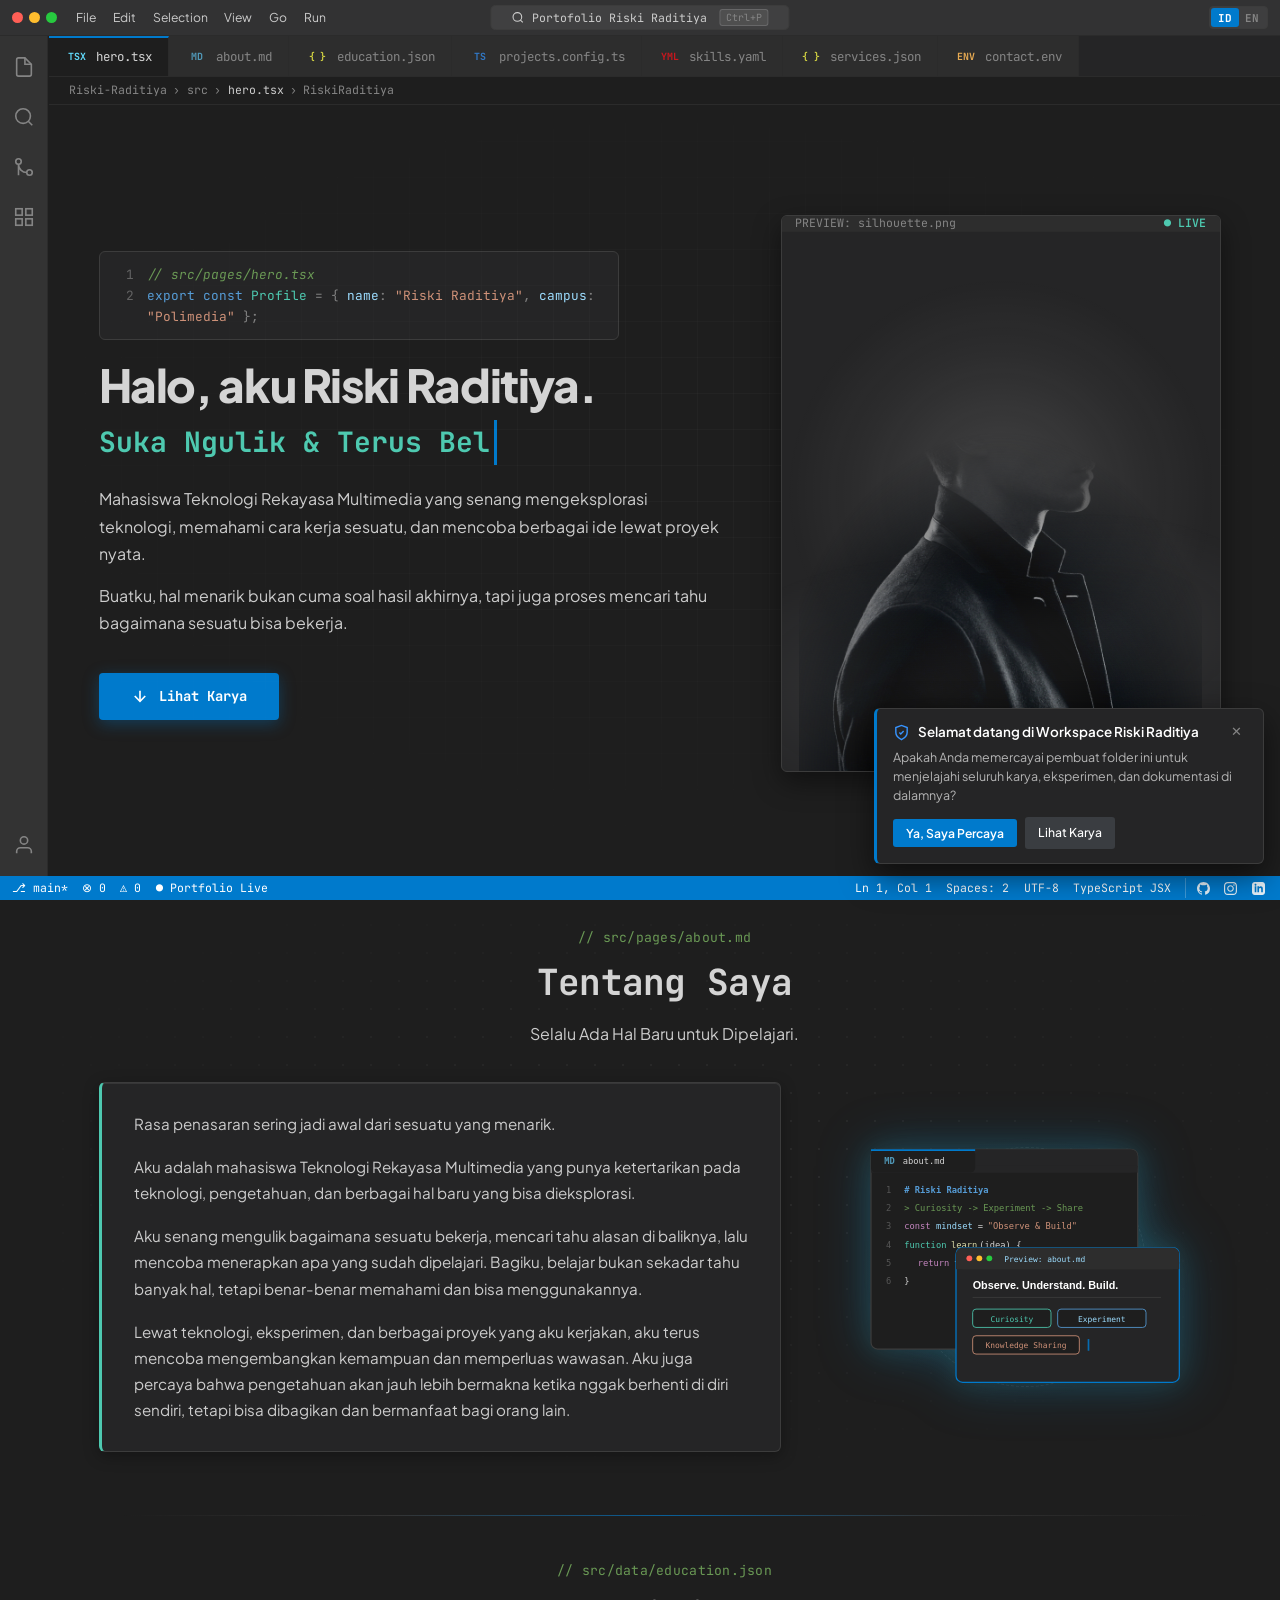
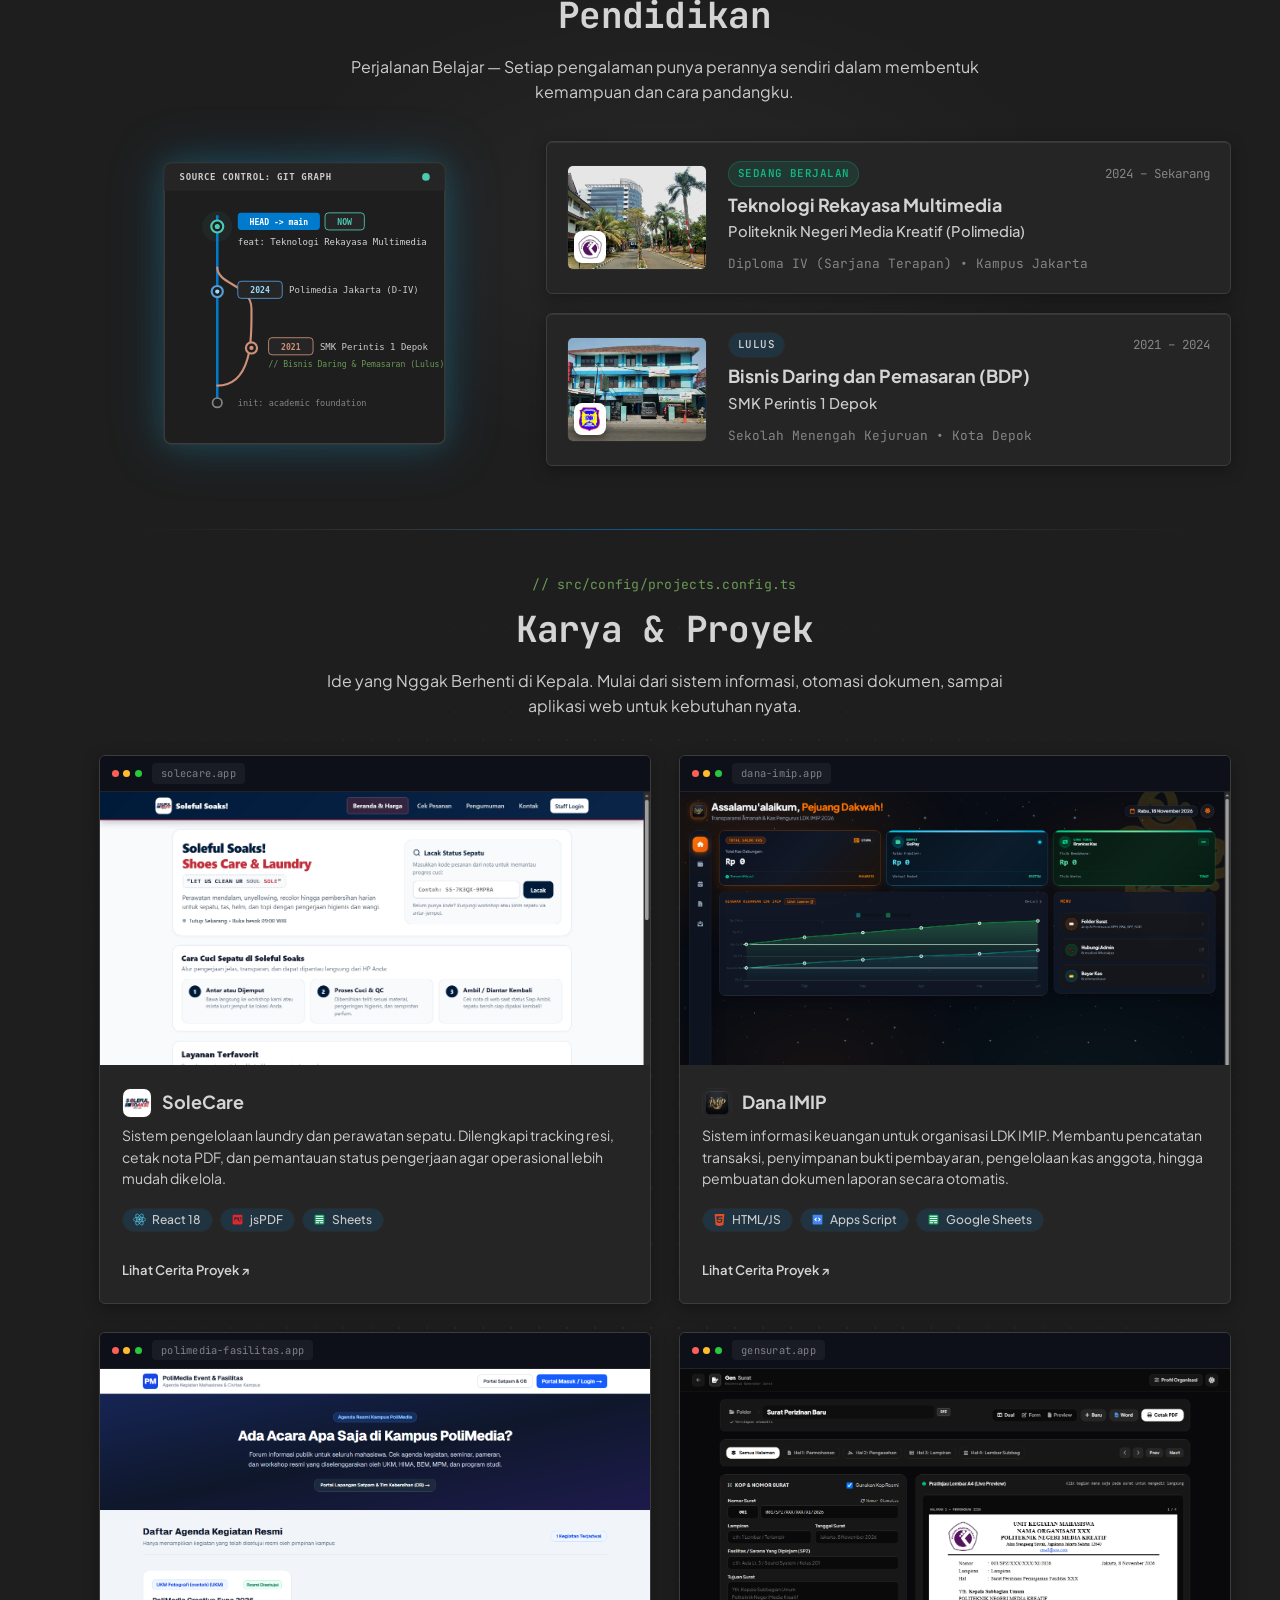
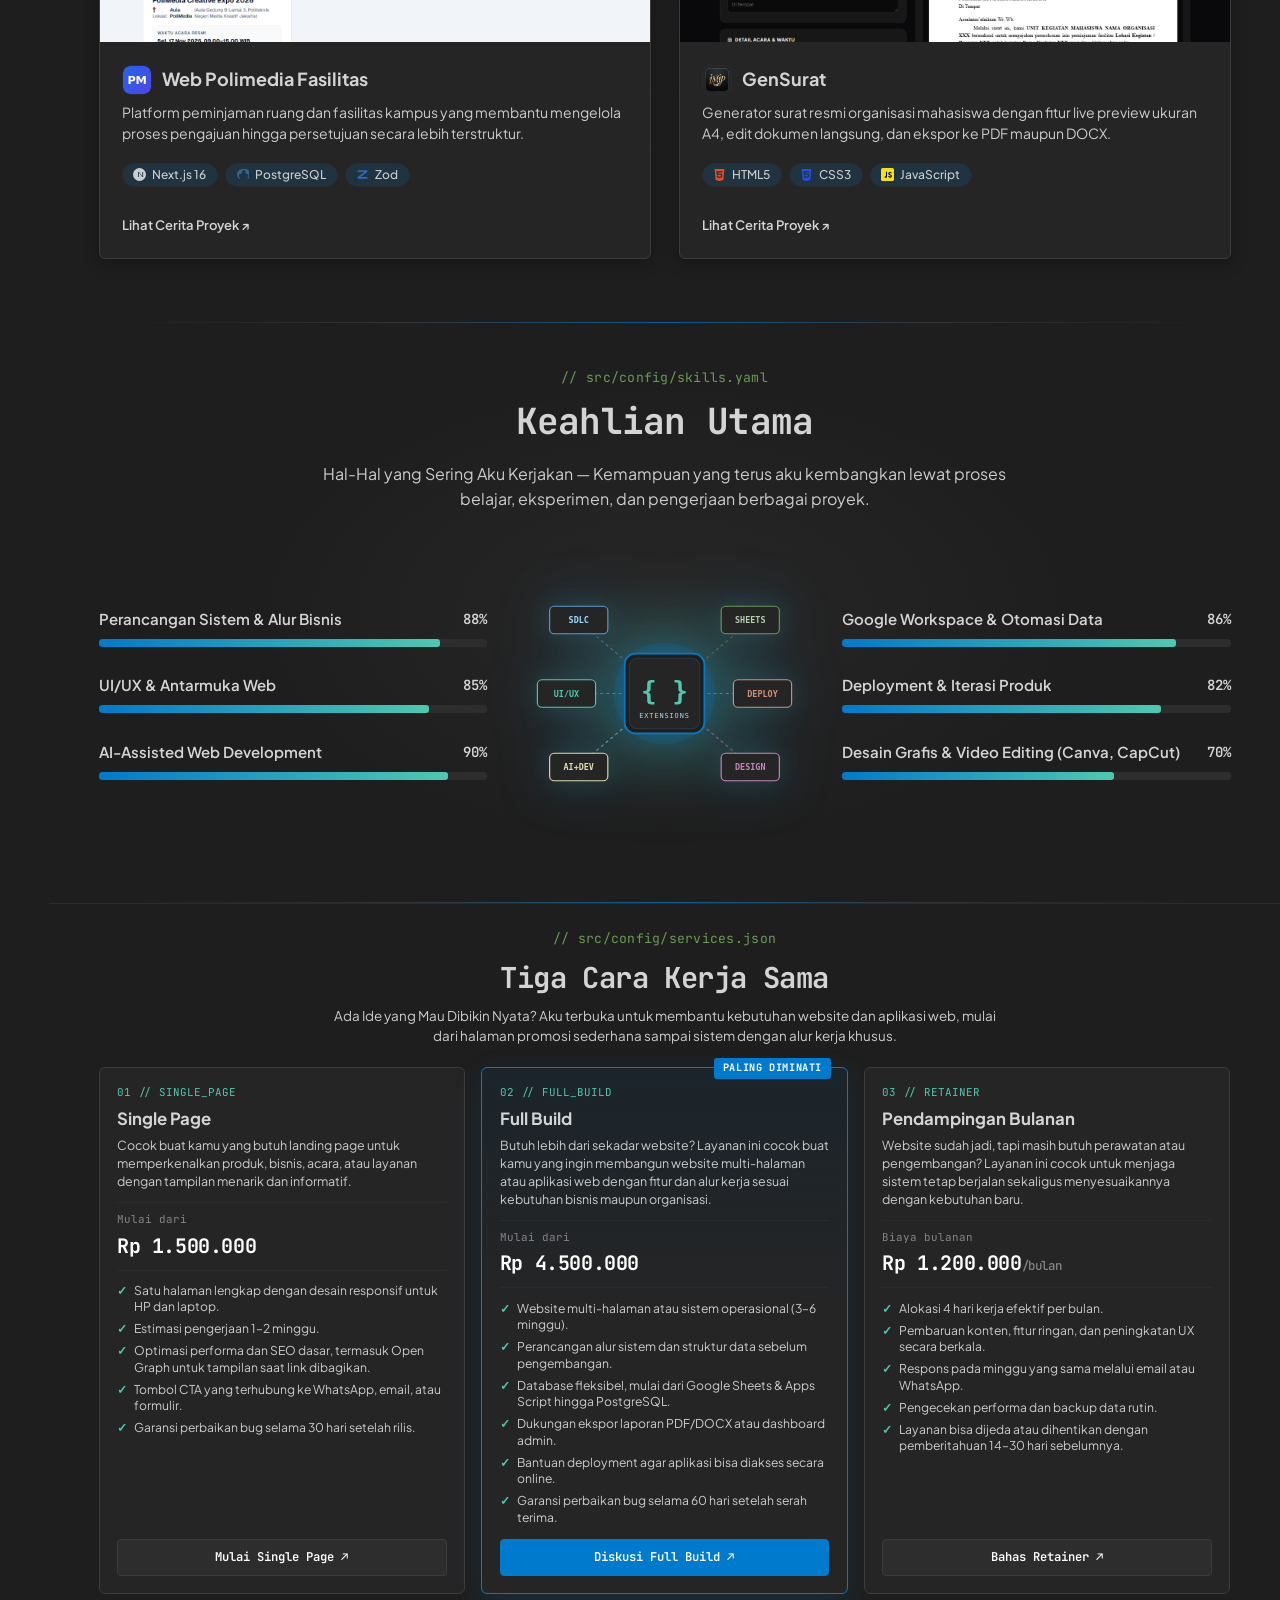
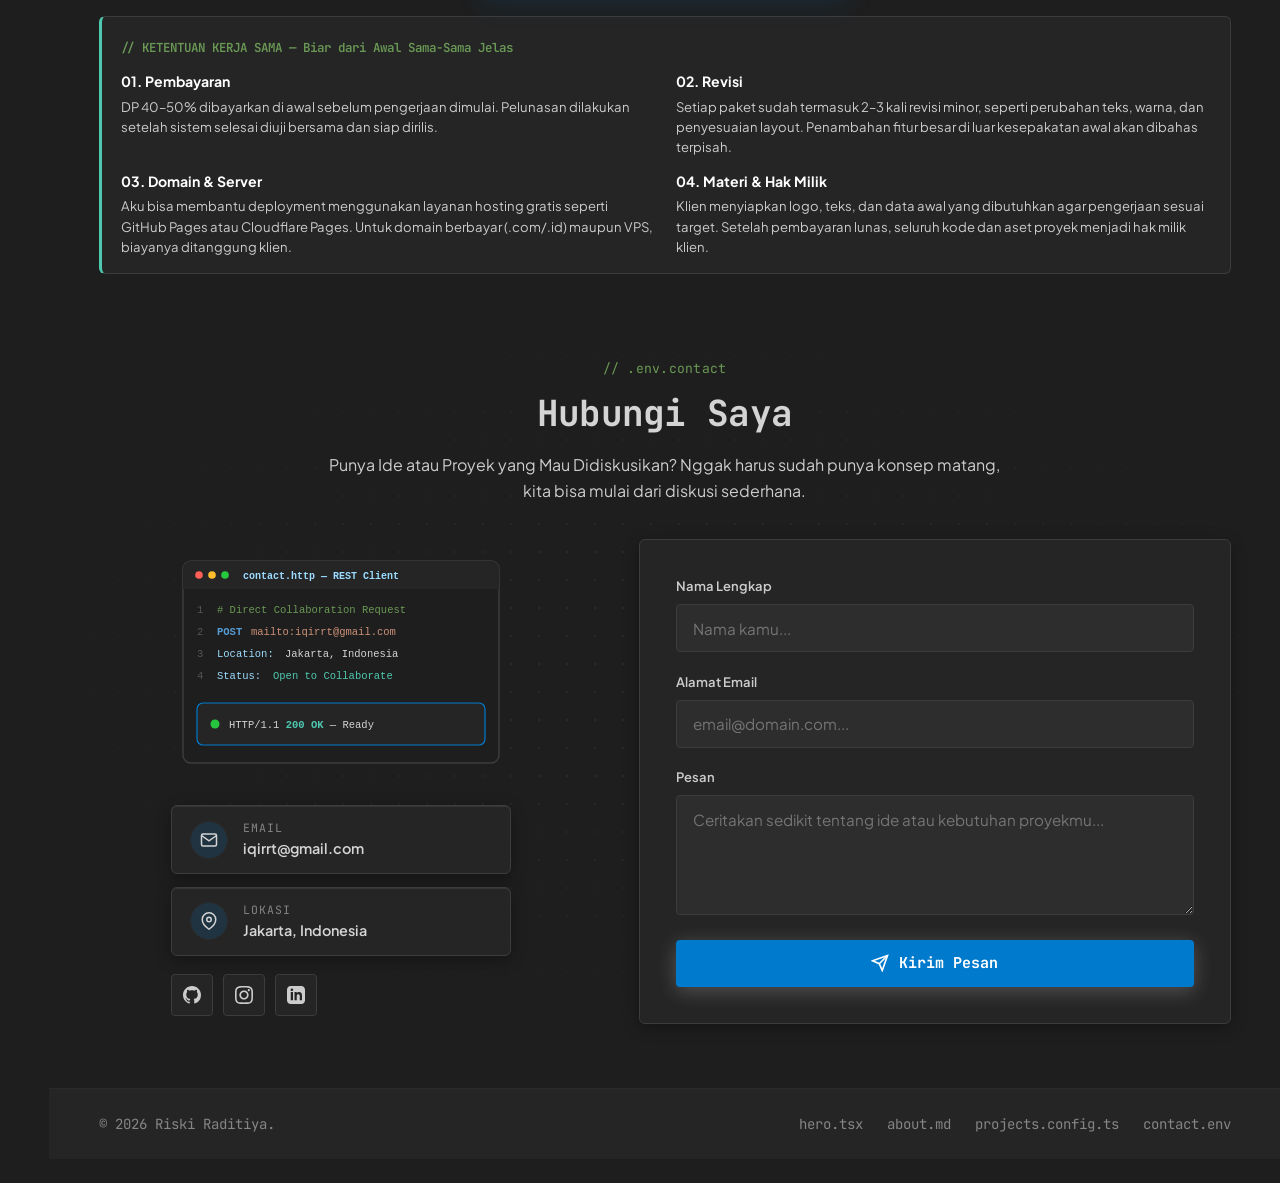
<file: index.html>
<!DOCTYPE html>
<html lang="id" data-theme="dark">
<head>
  <meta charset="UTF-8">
  <meta name="viewport" content="width=device-width, initial-scale=1.0, viewport-fit=cover">
  <meta name="description" content="Portofolio Riski Raditiya — Mahasiswa Teknologi Rekayasa Multimedia, Digital Product Builder & UI/UX Explorer.">
  <meta property="og:type" content="website">
  <meta property="og:title" content="Portofolio Riski Raditiya — Digital Product Builder">
  <meta property="og:description" content="Mahasiswa Teknologi Rekayasa Multimedia yang merancang alur sistem dan mengubah ide menjadi aplikasi web yang benar-benar dipakai.">
  <meta property="og:url" content="https://bendaharakerenbgtt.github.io/Riski-Raditiya/">
  <meta property="og:image" content="https://bendaharakerenbgtt.github.io/Riski-Raditiya/assets/projects/solecare/01_beranda_pc.png">
  <meta name="twitter:card" content="summary_large_image">
  <meta name="twitter:title" content="Portofolio Riski Raditiya — Digital Product Builder">
  <meta name="twitter:description" content="Mahasiswa Teknologi Rekayasa Multimedia yang merancang alur sistem dan mengubah ide menjadi aplikasi web yang benar-benar dipakai.">
  <meta name="twitter:image" content="https://bendaharakerenbgtt.github.io/Riski-Raditiya/assets/projects/solecare/01_beranda_pc.png">
  <title>Portofolio Riski Raditiya</title>

  <link rel="preconnect" href="https://fonts.googleapis.com">
  <link rel="preconnect" href="https://fonts.gstatic.com" crossorigin>
  <link rel="stylesheet" href="https://fonts.googleapis.com/css2?family=JetBrains+Mono:ital,wght@0,400;0,500;0,600;0,700;1,400&family=Plus+Jakarta+Sans:ital,wght@0,400;0,500;0,600;0,700;0,800;1,400&family=Space+Grotesk:wght@500;600;700&display=swap">
  <link rel="stylesheet" href="css/style.css?v=vscode1">
  <link rel="stylesheet" href="css/vscode-theme.css?v=vscode9">
  <link rel="icon" href="data:image/svg+xml,<svg xmlns=%22http://www.w3.org/2000/svg%22 viewBox=%220 0 100 100%22><rect width=%22100%22 height=%22100%22 rx=%2218%22 fill=%22%23007acc%22/><text x=%2250%25%22 y=%2266%25%22 font-family=%22monospace%22 font-size=%2248%22 font-weight=%22bold%22 fill=%22white%22 text-anchor=%22middle%22>RR</text></svg>">
</head>
<body>

  <!-- VS Code Window Title Bar -->
  <header class="vscode-titlebar" role="banner">
    <div class="vscode-titlebar-left">
      <div class="vscode-window-dots" aria-hidden="true">
        <span></span><span></span><span></span>
      </div>
      <nav class="vscode-menu-items" aria-label="Menu Cepat VS Code">
        <a href="#hero">File</a>
        <a href="#about">Edit</a>
        <a href="#education">Selection</a>
        <a href="#projects">View</a>
        <a href="#skills">Go</a>
        <a href="#contact">Run</a>
      </nav>
    </div>

    <button type="button" class="vscode-command-bar" id="vscode-command-trigger" aria-label="Buka Command Palette (Ctrl+P)" title="Cari cepat (Ctrl+P / Ctrl+K)">
      <svg width="13" height="13" viewBox="0 0 24 24" fill="none" stroke="currentColor" stroke-width="2" aria-hidden="true">
        <circle cx="11" cy="11" r="8"></circle>
        <line x1="21" y1="21" x2="16.65" y2="16.65"></line>
      </svg>
      <span>Portofolio Riski Raditiya</span>
      <kbd class="command-kbd">Ctrl+P</kbd>
    </button>

    <div class="vscode-titlebar-right">
      <div class="lang-switcher" role="group" aria-label="Pilih Bahasa / Select Language">
        <button type="button" class="lang-opt active" data-lang="id">ID</button>
        <button type="button" class="lang-opt" data-lang="en">EN</button>
      </div>
      <button class="mobile-menu-toggle" type="button" aria-label="Buka Explorer Mobile">
        <svg viewBox="0 0 24 24">
          <line x1="3" y1="6" x2="21" y2="6"></line>
          <line x1="3" y1="12" x2="21" y2="12"></line>
          <line x1="3" y1="18" x2="21" y2="18"></line>
        </svg>
      </button>
    </div>
  </header>

  <!-- Mobile Navigation Drawer (VS Code Explorer Mobile) -->
  <div class="mobile-nav-drawer" role="dialog" aria-modal="true" aria-label="Explorer Navigasi Mobile">
    <div class="mobile-drawer-header">
      <span class="nav-brand-pill" style="font-family: var(--font-mono);">EXPLORER: RISKI-RADITIYA</span>
      <button class="mobile-drawer-close" type="button" aria-label="Tutup explorer">✕</button>
    </div>
    <ul class="mobile-nav-links">
      <li><a href="#hero" data-i18n="nav_hero">hero.tsx — Beranda</a></li>
      <li><a href="#about" data-i18n="nav_about">about.md — Tentang Saya</a></li>
      <li><a href="#education" data-i18n="nav_education">education.json — Pendidikan</a></li>
      <li><a href="#projects" data-i18n="nav_projects">projects.config.ts — Karya</a></li>
      <li><a href="#skills" data-i18n="nav_skills">skills.yaml — Keahlian</a></li>
      <li><a href="#services" data-i18n="nav_services">services.json — Layanan</a></li>
      <li><a href="#contact" data-i18n="nav_contact">contact.env — Hubungi Saya</a></li>
    </ul>
    <div class="mobile-drawer-cta">
      <a href="#contact" class="btn-download-cv mobile-drawer-btn">
        <span data-i18n="nav_cta">Mulai Diskusi Proyek</span>
      </a>
    </div>
  </div>

  <!-- VS Code Workbench Shell -->
  <div class="vscode-shell">
    <!-- Leftmost Activity Bar -->
    <aside class="vscode-activity-bar" aria-label="Activity Bar">
      <div class="activity-group">
        <button type="button" id="explorer-toggle-btn" class="activity-btn" title="Buka / Tutup Explorer" aria-label="Buka atau tutup Explorer Sidebar" aria-expanded="false" aria-controls="vscode-sidebar">
          <svg viewBox="0 0 24 24"><path d="M13 2H6a2 2 0 0 0-2 2v16a2 2 0 0 0 2 2h12a2 2 0 0 0 2-2V9z"></path><polyline points="13 2 13 9 20 9"></polyline></svg>
        </button>
        <a href="#projects" class="activity-btn" title="Karya & Proyek" aria-label="Karya dan Proyek">
          <svg viewBox="0 0 24 24"><circle cx="11" cy="11" r="8"></circle><line x1="21" y1="21" x2="16.65" y2="16.65"></line></svg>
        </a>
        <a href="https://github.com/bendaharakerenbgtt" target="_blank" rel="noopener noreferrer" class="activity-btn" title="Source Control (GitHub)" aria-label="GitHub Repository">
          <svg viewBox="0 0 24 24"><circle cx="18" cy="18" r="3"></circle><circle cx="6" cy="6" r="3"></circle><path d="M6 21V9a9 9 0 0 0 9 9"></path></svg>
        </a>
        <a href="#skills" class="activity-btn" title="Extensions (Keahlian)" aria-label="Keahlian Utama">
          <svg viewBox="0 0 24 24"><rect x="3" y="3" width="7" height="7"></rect><rect x="14" y="3" width="7" height="7"></rect><rect x="14" y="14" width="7" height="7"></rect><rect x="3" y="14" width="7" height="7"></rect></svg>
        </a>
      </div>
      <div class="activity-group">
        <a href="#contact" class="activity-btn" title="Kontak (iqirrt@gmail.com)" aria-label="Kontak">
          <svg viewBox="0 0 24 24"><path d="M20 21v-2a4 4 0 0 0-4-4H8a4 4 0 0 0-4 4v2"></path><circle cx="12" cy="7" r="4"></circle></svg>
        </a>
      </div>
    </aside>

    <!-- Explorer Sidebar (Closed by Default) -->
    <aside class="vscode-sidebar collapsed" id="vscode-sidebar" aria-label="Explorer Sidebar">
      <div>
        <div class="sidebar-header">
          <span>Explorer</span>
          <span>•••</span>
        </div>
        <div class="explorer-group-title">
          <span>▾</span>
          <span>RISKI-RADITIYA</span>
        </div>
        <ul class="explorer-tree">
          <li class="explorer-folder">▾ src/</li>
          <li><a href="#hero" class="explorer-file-link active" data-section="hero"><span class="file-badge badge-tsx">TSX</span><span>hero.tsx</span></a></li>
          <li><a href="#about" class="explorer-file-link" data-section="about"><span class="file-badge badge-md">MD</span><span>about.md</span></a></li>
          <li><a href="#education" class="explorer-file-link" data-section="education"><span class="file-badge badge-json">{ }</span><span>education.json</span></a></li>
          <li><a href="#projects" class="explorer-file-link" data-section="projects"><span class="file-badge badge-ts">TS</span><span>projects.config.ts</span></a></li>
          <li><a href="#skills" class="explorer-file-link" data-section="skills"><span class="file-badge badge-yml">YML</span><span>skills.yaml</span></a></li>
          <li><a href="#services" class="explorer-file-link" data-section="services"><span class="file-badge badge-json">{ }</span><span>services.json</span></a></li>
          <li><a href="#contact" class="explorer-file-link" data-section="contact"><span class="file-badge badge-env">ENV</span><span>contact.env</span></a></li>
        </ul>
      </div>

      <div class="sidebar-outline">
        <div class="sidebar-outline-title" data-i18n="sidebar_timeline_title">Timeline &amp; Status</div>
        <div class="outline-item"><span class="outline-dot-live"></span><span>2024 • Polimedia</span></div>
        <div class="outline-item"><span style="color: var(--syn-comment);">✓</span><span>2021 • SMK Perintis 1</span></div>
        <div class="outline-item"><span style="color: var(--syn-var);">★</span><span data-i18n="sidebar_projects_count">4 Proyek Nyata</span></div>
      </div>
    </aside>

    <!-- Main Editor Pane -->
    <div class="vscode-editor-area">
      <!-- Sticky Tabs + Breadcrumb Bar -->
      <div class="vscode-editor-topbar">
        <nav class="vscode-tabs-bar" aria-label="Editor File Tabs">
          <a href="#hero" class="vscode-tab active" data-section="hero"><span class="file-badge badge-tsx">TSX</span>hero.tsx</a>
          <a href="#about" class="vscode-tab" data-section="about"><span class="file-badge badge-md">MD</span>about.md</a>
          <a href="#education" class="vscode-tab" data-section="education"><span class="file-badge badge-json">{ }</span>education.json</a>
          <a href="#projects" class="vscode-tab" data-section="projects"><span class="file-badge badge-ts">TS</span>projects.config.ts</a>
          <a href="#skills" class="vscode-tab" data-section="skills"><span class="file-badge badge-yml">YML</span>skills.yaml</a>
          <a href="#services" class="vscode-tab" data-section="services"><span class="file-badge badge-json">{ }</span>services.json</a>
          <a href="#contact" class="vscode-tab" data-section="contact"><span class="file-badge badge-env">ENV</span>contact.env</a>
        </nav>
        <div class="vscode-breadcrumbs" id="vscode-breadcrumbs">
          <span>Riski-Raditiya</span>
          <span>›</span>
          <span>src</span>
          <span>›</span>
          <span class="breadcrumb-active" id="breadcrumb-file">hero.tsx</span>
          <span>›</span>
          <span id="breadcrumb-symbol">RiskiRaditiya</span>
        </div>
      </div>

      <main id="main-content">
    
    <!-- 1. HERO SECTION (hero.tsx) -->
    <section class="hero-section ide-section-wrap" id="hero" aria-label="Pengenalan Utama">
      <div class="hero-container">
        <div class="hero-grid">
          <!-- Left Column: Code Definition + Information & Actions -->
          <div class="hero-text-content">
            <div class="ide-hero-code" aria-hidden="true">
              <div class="ide-code-line"><span class="ide-ln">1</span><span><span class="syn-cmt">// src/pages/hero.tsx</span></span></div>
              <div class="ide-code-line"><span class="ide-ln">2</span><span><span class="syn-kw">export const</span> <span class="syn-type">Profile</span> <span class="syn-p">=</span> <span class="syn-p">{</span> <span class="syn-var">name</span><span class="syn-p">:</span> <span class="syn-str">"Riski Raditiya"</span><span class="syn-p">,</span> <span class="syn-var">campus</span><span class="syn-p">:</span> <span class="syn-str">"Polimedia"</span> <span class="syn-p">};</span></span></div>
            </div>

            <h1 class="hero-main-title" data-i18n="hero_title">Halo, aku Riski Raditiya.</h1>
            
            <!-- Typewriter Headline -->
            <div class="hero-typewriter-container">
              <span class="typewriter-text" id="hero-typewriter-text">Suka Ngulik &amp; Terus Belajar</span>
            </div>

            <p class="hero-description" data-i18n="hero_desc_1">
              Mahasiswa Teknologi Rekayasa Multimedia yang senang mengeksplorasi teknologi, memahami cara kerja sesuatu, dan mencoba berbagai ide lewat proyek nyata.
            </p>
            <p class="hero-description" style="margin-top: -1.35rem;" data-i18n="hero_desc_2">
              Buatku, hal menarik bukan cuma soal hasil akhirnya, tapi juga proses mencari tahu bagaimana sesuatu bisa bekerja.
            </p>

            <!-- Action Row (Lihat Karya) -->
            <div class="hero-action-row">
              <a href="#projects" class="btn-download-cv">
                <svg viewBox="0 0 24 24" fill="none" stroke="currentColor">
                  <line x1="12" y1="5" x2="12" y2="19"></line>
                  <polyline points="19 12 12 19 5 12"></polyline>
                </svg>
                <span data-i18n="hero_cta">Lihat Karya</span>
              </a>
            </div>
          </div>

          <!-- Right Column: VS Code Preview Pane (Silhouette) -->
          <div class="hero-artwork-container">
            <div class="ide-preview-pane">
              <div class="ide-preview-header">
                <span>PREVIEW: silhouette.png</span>
                <span class="ide-preview-badge">● LIVE</span>
              </div>
              <div class="hero-portrait-frame">
                <img src="assets/images/hero-silhouette-modern.jpg" alt="Siluet Modern Profesional dengan Aura Putih Bercahaya" width="500" height="650" class="hero-silhouette-img">
              </div>
            </div>
          </div>
        </div>
      </div>
    </section>

    <!-- 3. ABOUT ME SECTION -->
    <section class="about-section" id="about" aria-labelledby="about-title">
      <div class="container">
        <div class="section-common-header">
          <div class="ide-section-comment">// src/pages/about.md</div>
          <h2 class="section-title" id="about-title" data-i18n="about_title">Tentang Saya</h2>
          <p class="section-subtitle" data-i18n="about_subtitle">
            Selalu Ada Hal Baru untuk Dipelajari.
          </p>
        </div>

        <!-- Bio Narrative Card & Visual Spotlight -->
        <div class="about-hero-grid">
          <div class="about-bio-text about-bio-card">
            <p class="about-intro-p" data-i18n="about_p1">
              Rasa penasaran sering jadi awal dari sesuatu yang menarik.
            </p>
            <p class="about-intro-p" data-i18n="about_p2">
              Aku adalah mahasiswa Teknologi Rekayasa Multimedia yang punya ketertarikan pada teknologi, pengetahuan, dan berbagai hal baru yang bisa dieksplorasi.
            </p>
            <p class="about-intro-p" data-i18n="about_p3">
              Aku senang mengulik bagaimana sesuatu bekerja, mencari tahu alasan di baliknya, lalu mencoba menerapkan apa yang sudah dipelajari. Bagiku, belajar bukan sekadar tahu banyak hal, tetapi benar-benar memahami dan bisa menggunakannya.
            </p>
            <p class="about-intro-p" data-i18n="about_p4">
              Lewat teknologi, eksperimen, dan berbagai proyek yang aku kerjakan, aku terus mencoba mengembangkan kemampuan dan memperluas wawasan. Aku juga percaya bahwa pengetahuan akan jauh lebih bermakna ketika nggak berhenti di diri sendiri, tetapi bisa dibagikan dan bermanfaat bagi orang lain.
            </p>
          </div>

          <!-- Visual Observer Showcase -->
          <div class="about-visual-showcase">
            <div class="fan-visual-wrapper">
              <img src="assets/images/about-vscode-markdown.svg" alt="VS Code Split Editor dan Markdown Preview about.md" width="420" height="340">
            </div>
          </div>
        </div>
      </div>
    </section>


    <!-- 5. EDUCATION SECTION (2-Col Desktop / Stacked Mobile) -->
    <section class="education-section" id="education" aria-labelledby="edu-title">
      <div class="container">
        <div class="section-common-header">
          <div class="ide-section-comment">// src/data/education.json</div>
          <h2 class="section-title" id="edu-title" data-i18n="edu_title">Pendidikan</h2>
          <p class="section-subtitle" data-i18n="edu_subtitle">
            Perjalanan Belajar — Setiap pengalaman punya perannya sendiri dalam membentuk kemampuan dan cara pandangku.
          </p>
        </div>

        <div class="education-grid">
          <!-- Left Column: VS Code Git Graph Academic Timeline -->
          <div class="education-visual-col">
            <img src="assets/images/edu-vscode-git-graph.svg" alt="VS Code Source Control Git Graph Perjalanan Pendidikan" width="380" height="380">
          </div>

          <!-- Right Column: Education Timeline Cards -->
          <div class="education-timeline-col">
            <div class="edu-card">
              <div class="edu-card-body">
                <div class="edu-thumb-wrapper">
                  <img src="assets/images/foto_polimedia.jpg?v=2" alt="Gedung Kampus Politeknik Negeri Media Kreatif Jakarta" class="edu-thumb-img" loading="lazy">
                  <div class="edu-logo-floating">
                    <img src="assets/images/logo_polimedia.png?v=2" alt="Logo Politeknik Negeri Media Kreatif" class="edu-logo-img">
                  </div>
                </div>
                <div class="edu-info">
                  <div class="edu-top-row">
                    <span class="edu-status-badge" data-i18n="edu_1_status">Sedang Berjalan</span>
                    <span class="edu-period" data-i18n="edu_1_period">2024 – Sekarang</span>
                  </div>
                  <h3 class="edu-degree" data-i18n="edu_1_degree">Teknologi Rekayasa Multimedia</h3>
                  <div class="edu-institution" data-i18n="edu_1_inst">Politeknik Negeri Media Kreatif (Polimedia)</div>
                  <div class="edu-meta-badge" data-i18n="edu_1_meta">Diploma IV (Sarjana Terapan) • Kampus Jakarta</div>
                </div>
              </div>
            </div>

            <div class="edu-card">
              <div class="edu-card-body">
                <div class="edu-thumb-wrapper">
                  <img src="assets/images/foto_smk_2.jpg?v=2" alt="Gedung Kampus SMK Perintis 1 Depok" class="edu-thumb-img" loading="lazy">
                  <div class="edu-logo-floating">
                    <img src="assets/images/logo_perintis.png?v=2" alt="Logo SMK Perintis 1 Depok" class="edu-logo-img">
                  </div>
                </div>
                <div class="edu-info">
                  <div class="edu-top-row">
                    <span class="edu-status-badge edu-status-alumni" data-i18n="edu_2_status">Lulus</span>
                    <span class="edu-period" data-i18n="edu_2_period">2021 – 2024</span>
                  </div>
                  <h3 class="edu-degree" data-i18n="edu_2_degree">Bisnis Daring dan Pemasaran (BDP)</h3>
                  <div class="edu-institution" data-i18n="edu_2_inst">SMK Perintis 1 Depok</div>
                  <div class="edu-meta-badge" data-i18n="edu_2_meta">Sekolah Menengah Kejuruan • Kota Depok</div>
                </div>
              </div>
            </div>
          </div>
        </div>
      </div>
    </section>

    <!-- 6. PROJECTS SECTION (3x2 Grid Desktop / Single Col Mobile) -->
    <section class="projects-section" id="projects" aria-labelledby="projects-title">
      <div class="container">
        <div class="section-common-header">
          <div class="ide-section-comment">// src/config/projects.config.ts</div>
          <h2 class="section-title" id="projects-title" data-i18n="proj_title">Karya &amp; Proyek</h2>
          <p class="section-subtitle" data-i18n="proj_subtitle">
            Ide yang Nggak Berhenti di Kepala. Mulai dari sistem informasi, otomasi dokumen, sampai aplikasi web untuk kebutuhan nyata.
          </p>
        </div>

        <div class="projects-6grid">
          <!-- Project 1: Solecare -->
          <div class="project-card" style="cursor: pointer;" onclick="window.location.href='project-detail.html?id=solecare'">
            <div class="project-thumbnail-wrapper has-browser-frame">
              <div class="browser-mockup-bar" aria-hidden="true">
                <div class="browser-dots"><span></span><span></span><span></span></div>
                <span class="browser-url">solecare.app</span>
              </div>
              <img src="assets/projects/solecare/01_beranda_pc.png" alt="Tampilan Aplikasi SoleCare" width="600" height="380" loading="lazy" decoding="async">
            </div>
            <div class="project-body">
              <div class="project-header-row">
                <div class="project-title-row">
                  <img src="assets/projects/solecare/logo.jpg" alt="Logo SoleCare" class="project-logo-badge" width="32" height="32" loading="lazy">
                  <h3 class="project-title">SoleCare</h3>
                </div>
                <p class="project-desc-short" data-i18n="proj_1_desc">Sistem pengelolaan laundry dan perawatan sepatu. Dilengkapi tracking resi, cetak nota PDF, dan pemantauan status pengerjaan agar operasional lebih mudah dikelola.</p>
                <div class="project-tags">
                  <span class="project-tag">
                    <svg viewBox="-11.5 -10.23174 23 20.46348" width="13" height="13" fill="none"><circle cx="0" cy="0" r="2.05" fill="#61dafb"/><g stroke="#61dafb" stroke-width="1"><ellipse rx="11" ry="4.2"/><ellipse rx="11" ry="4.2" transform="rotate(60)"/><ellipse rx="11" ry="4.2" transform="rotate(120)"/></g></svg>
                    <span>React 18</span>
                  </span>
                  <span class="project-tag">
                    <svg viewBox="0 0 24 24" width="13" height="13" fill="#E5252A"><path d="M19 3H5c-1.1 0-2 .9-2 2v14c0 1.1.9 2 2 2h14c1.1 0 2-.9 2-2V5c0-1.1-.9-2-2-2zm-9.5 8.5h-2v3H6V8h3.5c1.4 0 2 .9 2 1.75 0 1-.7 1.75-2 1.75zm5.5 3H12V8h3c1.7 0 2.5 1.1 2.5 3.25S16.7 14.5 15 14.5zm4.5-4h-2.5v1.5h2v1.5h-2v2.5H15V8h4.5v1.5z"/></svg>
                    <span>jsPDF</span>
                  </span>
                  <span class="project-tag">
                    <svg viewBox="0 0 24 24" width="13" height="13"><path fill="#0F9D58" d="M19 3H5c-1.1 0-2 .9-2 2v14c0 1.1.9 2 2 2h14c1.1 0 2-.9 2-2V5c0-1.1-.9-2-2-2z"/><path fill="#FFF" d="M19 11H5V9h14v2zm0 4H5v-2h14v2zm-8 4H5v-2h6v2zm8 0h-6v-2h6v2zM19 7H5V5h14v2z"/></svg>
                    <span>Sheets</span>
                  </span>
                </div>
              </div>
              <a href="project-detail.html?id=solecare" class="project-action-link" onclick="event.stopPropagation();" data-i18n="proj_link">Lihat Cerita Proyek ↗</a>
            </div>
          </div>

          <!-- Project 2: Dana IMIP (Bendahara2026) -->
          <div class="project-card" style="cursor: pointer;" onclick="window.location.href='project-detail.html?id=bendahara-2026'">
            <div class="project-thumbnail-wrapper has-browser-frame">
              <div class="browser-mockup-bar" aria-hidden="true">
                <div class="browser-dots"><span></span><span></span><span></span></div>
                <span class="browser-url">dana-imip.app</span>
              </div>
              <img src="assets/projects/dana-imip/01_dashboard_pc.png" alt="Dashboard Aplikasi Dana IMIP" width="600" height="380" loading="lazy" decoding="async">
            </div>
            <div class="project-body">
              <div class="project-header-row">
                <div class="project-title-row">
                  <img src="assets/projects/dana-imip/logo.png" alt="Logo Dana IMIP" class="project-logo-badge" width="32" height="32" loading="lazy">
                  <h3 class="project-title">Dana IMIP</h3>
                </div>
                <p class="project-desc-short" data-i18n="proj_2_desc">Sistem informasi keuangan untuk organisasi LDK IMIP. Membantu pencatatan transaksi, penyimpanan bukti pembayaran, pengelolaan kas anggota, hingga pembuatan dokumen laporan secara otomatis.</p>
                <div class="project-tags">
                  <span class="project-tag">
                    <svg viewBox="0 0 24 24" width="13" height="13" fill="#E44D26"><path d="M3 2l1.8 20.2 7.2 2 7.2-2L21 2H3zm14.4 6.3h-7.6l.2 2.3h7.2l-.6 6.7-4.6 1.3-4.6-1.3-.3-3.6h2.2l.2 1.9 2.5.7 2.5-.7.3-3H6.8L6.2 6.1h11.4l-.2 2.2z"/></svg>
                    <span>HTML/JS</span>
                  </span>
                  <span class="project-tag">
                    <svg viewBox="0 0 24 24" width="13" height="13"><path fill="#4285F4" d="M4 3h16c.55 0 1 .45 1 1v16c0 .55-.45 1-1 1H4c-.55 0-1-.45-1-1V4c0-.55.45-1 1-1z"/><path fill="#FFF" d="M9.5 8.5L6 12l3.5 3.5 1.4-1.4L8.8 12l2.1-2.1L9.5 8.5zm5 0l-1.4 1.4 2.1 2.1-2.1 2.1 1.4 1.4 3.5-3.5-3.5-3.5z"/></svg>
                    <span>Apps Script</span>
                  </span>
                  <span class="project-tag">
                    <svg viewBox="0 0 24 24" width="13" height="13"><path fill="#0F9D58" d="M19 3H5c-1.1 0-2 .9-2 2v14c0 1.1.9 2 2 2h14c1.1 0 2-.9 2-2V5c0-1.1-.9-2-2-2z"/><path fill="#FFF" d="M19 11H5V9h14v2zm0 4H5v-2h14v2zm-8 4H5v-2h6v2zm8 0h-6v-2h6v2zM19 7H5V5h14v2z"/></svg>
                    <span>Google Sheets</span>
                  </span>
                </div>
              </div>
              <a href="project-detail.html?id=bendahara-2026" class="project-action-link" onclick="event.stopPropagation();" data-i18n="proj_link">Lihat Cerita Proyek ↗</a>
            </div>
          </div>

          <!-- Project 3: Polimedia Fasilitas -->
          <div class="project-card" style="cursor: pointer;" onclick="window.location.href='project-detail.html?id=polimedia-fasilitas'">
            <div class="project-thumbnail-wrapper has-browser-frame">
              <div class="browser-mockup-bar" aria-hidden="true">
                <div class="browser-dots"><span></span><span></span><span></span></div>
                <span class="browser-url">polimedia-fasilitas.app</span>
              </div>
              <img src="assets/projects/polimedia-fasilitas/01_landing_pc.png" alt="Portal Polimedia Fasilitas" width="600" height="380" loading="lazy" decoding="async">
            </div>
            <div class="project-body">
              <div class="project-header-row">
                <div class="project-title-row">
                  <img src="assets/projects/polimedia-fasilitas/logo.svg" alt="Logo Polimedia Fasilitas" class="project-logo-badge" width="32" height="32" loading="lazy">
                  <h3 class="project-title" data-i18n="proj_3_title">Web Polimedia Fasilitas</h3>
                </div>
                <p class="project-desc-short" data-i18n="proj_3_desc">Platform peminjaman ruang dan fasilitas kampus yang membantu mengelola proses pengajuan hingga persetujuan secara lebih terstruktur.</p>
                <div class="project-tags">
                  <span class="project-tag">
                    <svg viewBox="0 0 24 24" width="13" height="13" fill="currentColor"><path d="M12 0a12 12 0 1 0 12 12A12.014 12.014 0 0 0 12 0zm5.1 16.5l-6-7.8v7.8H9.5V7.5h1.6l6 7.8V7.5h1.6v9z"/></svg>
                    <span>Next.js 16</span>
                  </span>
                  <span class="project-tag">
                    <svg viewBox="0 0 24 24" width="13" height="13" fill="#336791"><path d="M12 2C6.5 2 2 6.5 2 12c0 3.6 1.9 6.7 4.8 8.4V17c-.9-.6-1.5-1.7-1.5-2.9 0-1.9 1.6-3.5 3.5-3.5h.7c.3-.8.9-1.5 1.7-1.9-.3-.5-.5-1.1-.5-1.7 0-1.9 1.6-3.5 3.5-3.5s3.5 1.6 3.5 3.5c0 .6-.2 1.2-.5 1.7.8.4 1.4 1.1 1.7 1.9h.7c1.9 0 3.5 1.6 3.5 3.5 0 1.2-.6 2.3-1.5 2.9v3.4c2.9-1.7 4.8-4.8 4.8-8.4 0-5.5-4.5-10-10-10z"/></svg>
                    <span>PostgreSQL</span>
                  </span>
                  <span class="project-tag">
                    <svg viewBox="0 0 24 24" width="13" height="13" fill="#3068B7"><path d="M3 4h18v3.5L8.5 16.5H21V20H3v-3.5L15.5 7.5H3V4z"/></svg>
                    <span>Zod</span>
                  </span>
                </div>
              </div>
              <a href="project-detail.html?id=polimedia-fasilitas" class="project-action-link" onclick="event.stopPropagation();" data-i18n="proj_link">Lihat Cerita Proyek ↗</a>
            </div>
          </div>

          <!-- Project 4: GenSurat -->
          <div class="project-card" style="cursor: pointer;" onclick="window.location.href='project-detail.html?id=universal-surat'">
            <div class="project-thumbnail-wrapper has-browser-frame">
              <div class="browser-mockup-bar" aria-hidden="true">
                <div class="browser-dots"><span></span><span></span><span></span></div>
                <span class="browser-url">gensurat.app</span>
              </div>
              <img src="assets/projects/gensurat/01_editor_spz_pc.png" alt="Editor Live Preview GenSurat" width="600" height="380" loading="lazy" decoding="async">
            </div>
            <div class="project-body">
              <div class="project-header-row">
                <div class="project-title-row">
                  <img src="assets/projects/gensurat/logo.png" alt="Logo GenSurat" class="project-logo-badge" width="32" height="32" loading="lazy">
                  <h3 class="project-title">GenSurat</h3>
                </div>
                <p class="project-desc-short" data-i18n="proj_4_desc">Generator surat resmi organisasi mahasiswa dengan fitur live preview ukuran A4, edit dokumen langsung, dan ekspor ke PDF maupun DOCX.</p>
                <div class="project-tags">
                  <span class="project-tag">
                    <svg viewBox="0 0 24 24" width="13" height="13" fill="#E44D26"><path d="M3 2l1.8 20.2 7.2 2 7.2-2L21 2H3zm14.4 6.3h-7.6l.2 2.3h7.2l-.6 6.7-4.6 1.3-4.6-1.3-.3-3.6h2.2l.2 1.9 2.5.7 2.5-.7.3-3H6.8L6.2 6.1h11.4l-.2 2.2z"/></svg>
                    <span>HTML5</span>
                  </span>
                  <span class="project-tag">
                    <svg viewBox="0 0 24 24" width="13" height="13" fill="#264DE4"><path d="M3 2l1.8 20.2 7.2 2 7.2-2L21 2H3zm14.4 6.3h-7.6l.2 2.3h7.2l-.6 6.7-4.6 1.3-4.6-1.3-.3-3.6h2.2l.2 1.9 2.5.7 2.5-.7.3-3H6.8L6.2 6.1h11.4l-.2 2.2z"/></svg>
                    <span>CSS3</span>
                  </span>
                  <span class="project-tag">
                    <svg viewBox="0 0 24 24" width="13" height="13"><rect width="24" height="24" fill="#F7DF1E" rx="3"/><path d="M7 17.5c1 .5 2.2.8 3.2.1.8-.5 1-1.6 1-3.6V7h-2v7c0 .8-.2 1.2-.7 1.4-.4.1-.9.1-1.5-.1v2.2zm7.6-.2c1.2.6 2.5.9 3.8.3 1.2-.6 1.6-1.8 1.6-3 0-2.3-2.3-2.6-3.5-3.1-.7-.3-1-.6-1-1.1 0-.6.5-1 1.3-1 .8 0 1.6.3 2.1.6l.8-1.7c-.8-.5-1.8-.7-2.9-.7-1.8 0-3.3 1.1-3.3 2.9 0 2.2 2.3 2.5 3.5 3 .7.3 1 .6 1 1.1 0 .7-.6 1.1-1.5 1.1-.9 0-1.9-.4-2.5-.8l-.9 1.6z"/></svg>
                    <span>JavaScript</span>
                  </span>
                </div>
              </div>
              <a href="project-detail.html?id=universal-surat" class="project-action-link" onclick="event.stopPropagation();" data-i18n="proj_link">Lihat Cerita Proyek ↗</a>
            </div>
          </div>
        </div>
      </div>
    </section>

    <!-- 7. SKILLS SECTION (3-Col Desktop / Stacked Mobile) -->
    <section class="skills-section" id="skills" aria-labelledby="skills-title">
      <div class="container">
        <div class="section-common-header">
          <div class="ide-section-comment">// src/config/skills.yaml</div>
          <h2 class="section-title" id="skills-title" data-i18n="skills_title">Keahlian Utama</h2>
          <p class="section-subtitle" data-i18n="skills_subtitle">
            Hal-Hal yang Sering Aku Kerjakan — Kemampuan yang terus aku kembangkan lewat proses belajar, eksperimen, dan pengerjaan berbagai proyek.
          </p>
        </div>

        <div class="skills-3col-grid">
          <!-- Left Column (3 Skills) -->
          <div class="skill-list-col">
            <div class="skill-item">
              <div class="skill-meta">
                <span data-i18n="skill_1">Perancangan Sistem &amp; Alur Bisnis</span>
                <span class="skill-pct">88%</span>
              </div>
              <div class="skill-track">
                <div class="skill-fill-bar" data-pct="88%" style="width: 0%;"></div>
              </div>
            </div>

            <div class="skill-item">
              <div class="skill-meta">
                <span data-i18n="skill_2">UI/UX &amp; Antarmuka Web</span>
                <span class="skill-pct">85%</span>
              </div>
              <div class="skill-track">
                <div class="skill-fill-bar" data-pct="85%" style="width: 0%;"></div>
              </div>
            </div>

            <div class="skill-item">
              <div class="skill-meta">
                <span data-i18n="skill_3">AI-Assisted Web Development</span>
                <span class="skill-pct">90%</span>
              </div>
              <div class="skill-track">
                <div class="skill-fill-bar" data-pct="90%" style="width: 0%;"></div>
              </div>
            </div>
          </div>

          <!-- Center Column (VS Code Extensions Hub Visual) -->
          <div class="skills-center-visual">
            <img src="assets/images/skills-vscode-extensions.svg" alt="VS Code Extensions dan Stack Keahlian Utama" width="380" height="380">
          </div>

          <!-- Right Column (3 Skills) -->
          <div class="skill-list-col">
            <div class="skill-item">
              <div class="skill-meta">
                <span data-i18n="skill_4">Google Workspace &amp; Otomasi Data</span>
                <span class="skill-pct">86%</span>
              </div>
              <div class="skill-track">
                <div class="skill-fill-bar" data-pct="86%" style="width: 0%;"></div>
              </div>
            </div>

            <div class="skill-item">
              <div class="skill-meta">
                <span data-i18n="skill_5">Deployment &amp; Iterasi Produk</span>
                <span class="skill-pct">82%</span>
              </div>
              <div class="skill-track">
                <div class="skill-fill-bar" data-pct="82%" style="width: 0%;"></div>
              </div>
            </div>

            <div class="skill-item">
              <div class="skill-meta">
                <span data-i18n="skill_6">Desain Grafis &amp; Video Editing (Canva, CapCut)</span>
                <span class="skill-pct">70%</span>
              </div>
              <div class="skill-track">
                <div class="skill-fill-bar" data-pct="70%" style="width: 0%;"></div>
              </div>
            </div>
          </div>
        </div>
      </div>
    </section>

    <!-- 7.5 SERVICES & PRICING SECTION (services.json) -->
    <section class="services-section" id="services" aria-labelledby="services-title">
      <div class="container">
        <div class="section-common-header">
          <div class="ide-section-comment">// src/config/services.json</div>
          <h2 class="section-title" id="services-title" data-i18n="serv_title">Tiga Cara Kerja Sama</h2>
          <p class="section-subtitle" data-i18n="serv_subtitle">
            Ada Ide yang Mau Dibikin Nyata? Aku terbuka untuk membantu kebutuhan website dan aplikasi web, mulai dari halaman promosi sederhana sampai sistem dengan alur kerja khusus.
          </p>
        </div>

        <div class="pricing-3grid">
          <!-- Tier 1: Single Page -->
          <article class="pricing-card">
            <div class="pricing-header">
              <div class="pricing-tier-tag">01 // SINGLE_PAGE</div>
              <h3 class="pricing-title">Single Page</h3>
              <p class="pricing-desc" data-i18n="serv_1_desc">Cocok buat kamu yang butuh landing page untuk memperkenalkan produk, bisnis, acara, atau layanan dengan tampilan menarik dan informatif.</p>
            </div>
            <div class="pricing-price-block">
              <span class="pricing-prefix" data-i18n="serv_1_prefix">Mulai dari</span>
              <div class="pricing-amount">Rp 1.500.000</div>
            </div>
            <ul class="pricing-features">
              <li data-i18n="serv_1_f1">Satu halaman lengkap dengan desain responsif untuk HP dan laptop.</li>
              <li data-i18n="serv_1_f2">Estimasi pengerjaan 1–2 minggu.</li>
              <li data-i18n="serv_1_f3">Optimasi performa dan SEO dasar, termasuk Open Graph untuk tampilan saat link dibagikan.</li>
              <li data-i18n="serv_1_f4">Tombol CTA yang terhubung ke WhatsApp, email, atau formulir.</li>
              <li data-i18n="serv_1_f5">Garansi perbaikan bug selama 30 hari setelah rilis.</li>
            </ul>
            <a href="#contact" class="pricing-cta-btn" data-i18n="serv_1_cta">Mulai Single Page ↗</a>
          </article>

          <!-- Tier 2: Full Build (Featured) -->
          <article class="pricing-card is-featured">
            <div class="pricing-featured-badge" data-i18n="serv_2_badge">Paling Diminati</div>
            <div class="pricing-header">
              <div class="pricing-tier-tag">02 // FULL_BUILD</div>
              <h3 class="pricing-title">Full Build</h3>
              <p class="pricing-desc" data-i18n="serv_2_desc">Butuh lebih dari sekadar website? Layanan ini cocok buat kamu yang ingin membangun website multi-halaman atau aplikasi web dengan fitur dan alur kerja sesuai kebutuhan bisnis maupun organisasi.</p>
            </div>
            <div class="pricing-price-block">
              <span class="pricing-prefix" data-i18n="serv_2_prefix">Mulai dari</span>
              <div class="pricing-amount">Rp 4.500.000</div>
            </div>
            <ul class="pricing-features">
              <li data-i18n="serv_2_f1">Website multi-halaman atau sistem operasional (3–6 minggu).</li>
              <li data-i18n="serv_2_f2">Perancangan alur sistem dan struktur data sebelum pengembangan.</li>
              <li data-i18n="serv_2_f3">Database fleksibel, mulai dari Google Sheets &amp; Apps Script hingga PostgreSQL.</li>
              <li data-i18n="serv_2_f4">Dukungan ekspor laporan PDF/DOCX atau dashboard admin.</li>
              <li data-i18n="serv_2_f5">Bantuan deployment agar aplikasi bisa diakses secara online.</li>
              <li data-i18n="serv_2_f6">Garansi perbaikan bug selama 60 hari setelah serah terima.</li>
            </ul>
            <a href="#contact" class="pricing-cta-btn is-primary" data-i18n="serv_2_cta">Diskusi Full Build ↗</a>
          </article>

          <!-- Tier 3: Retainer -->
          <article class="pricing-card">
            <div class="pricing-header">
              <div class="pricing-tier-tag">03 // RETAINER</div>
              <h3 class="pricing-title" data-i18n="serv_3_title">Pendampingan Bulanan</h3>
              <p class="pricing-desc" data-i18n="serv_3_desc">Website sudah jadi, tapi masih butuh perawatan atau pengembangan? Layanan ini cocok untuk menjaga sistem tetap berjalan sekaligus menyesuaikannya dengan kebutuhan baru.</p>
            </div>
            <div class="pricing-price-block">
              <span class="pricing-prefix" data-i18n="serv_3_prefix">Biaya bulanan</span>
              <div class="pricing-amount">Rp 1.200.000<span class="pricing-period" data-i18n="serv_3_period">/bulan</span></div>
            </div>
            <ul class="pricing-features">
              <li data-i18n="serv_3_f1">Alokasi 4 hari kerja efektif per bulan.</li>
              <li data-i18n="serv_3_f2">Pembaruan konten, fitur ringan, dan peningkatan UX secara berkala.</li>
              <li data-i18n="serv_3_f3">Respons pada minggu yang sama melalui email atau WhatsApp.</li>
              <li data-i18n="serv_3_f4">Pengecekan performa dan backup data rutin.</li>
              <li data-i18n="serv_3_f5">Layanan bisa dijeda atau dihentikan dengan pemberitahuan 14–30 hari sebelumnya.</li>
            </ul>
            <a href="#contact" class="pricing-cta-btn" data-i18n="serv_3_cta">Bahas Retainer ↗</a>
          </article>
        </div>

        <!-- Clear Terms & Conditions Box -->
        <div class="pricing-terms-box">
          <div class="terms-header">
            <span class="terms-comment" data-i18n="terms_comment">// KETENTUAN KERJA SAMA — Biar dari Awal Sama-Sama Jelas</span>
          </div>
          <div class="terms-grid">
            <div class="term-item">
              <strong data-i18n="term_1_title">01. Pembayaran</strong>
              <p data-i18n="term_1_desc">DP 40–50% dibayarkan di awal sebelum pengerjaan dimulai. Pelunasan dilakukan setelah sistem selesai diuji bersama dan siap dirilis.</p>
            </div>
            <div class="term-item">
              <strong data-i18n="term_2_title">02. Revisi</strong>
              <p data-i18n="term_2_desc">Setiap paket sudah termasuk 2–3 kali revisi minor, seperti perubahan teks, warna, dan penyesuaian layout. Penambahan fitur besar di luar kesepakatan awal akan dibahas terpisah.</p>
            </div>
            <div class="term-item">
              <strong data-i18n="term_3_title">03. Domain &amp; Server</strong>
              <p data-i18n="term_3_desc">Aku bisa membantu deployment menggunakan layanan hosting gratis seperti GitHub Pages atau Cloudflare Pages. Untuk domain berbayar (.com/.id) maupun VPS, biayanya ditanggung klien.</p>
            </div>
            <div class="term-item">
              <strong data-i18n="term_4_title">04. Materi &amp; Hak Milik</strong>
              <p data-i18n="term_4_desc">Klien menyiapkan logo, teks, dan data awal yang dibutuhkan agar pengerjaan sesuai target. Setelah pembayaran lunas, seluruh kode dan aset proyek menjadi hak milik klien.</p>
            </div>
          </div>
        </div>
      </div>
    </section>

    <!-- 8. CONTACT SECTION (2-Col Desktop / Stacked Mobile) -->
    <section class="contact-section" id="contact" aria-labelledby="contact-title">
      <div class="container">
        <div class="section-common-header">
          <div class="ide-section-comment">// .env.contact</div>
          <h2 class="section-title" id="contact-title" data-i18n="contact_title">Hubungi Saya</h2>
          <p class="section-subtitle" data-i18n="contact_subtitle">
            Punya Ide atau Proyek yang Mau Didiskusikan? Nggak harus sudah punya konsep matang, kita bisa mulai dari diskusi sederhana.
          </p>
        </div>

        <div class="contact-2col-grid">
          <!-- Left Column: VS Code REST Client & Direct Contacts -->
          <div class="contact-left-visual">
            <div class="contact-phone-stage" aria-hidden="true" style="max-width: 340px; aspect-ratio: 340 / 230;">
              <svg viewBox="0 0 340 230" width="100%" height="100%">
                <defs>
                  <radialGradient id="httpAura" cx="50%" cy="50%" r="55%">
                    <stop offset="0%" stop-color="#007acc" stop-opacity="0.28" />
                    <stop offset="100%" stop-color="#1e1e1e" stop-opacity="0" />
                  </radialGradient>
                </defs>
                <ellipse cx="170" cy="115" rx="160" ry="105" fill="url(#httpAura)" />
                <rect x="12" y="14" width="316" height="202" rx="8" fill="#1e1e1e" stroke="#3c3c3c" stroke-width="1.5" />
                <rect x="12" y="14" width="316" height="28" rx="8" fill="#252526" />
                <rect x="12" y="34" width="316" height="8" fill="#252526" />
                <circle cx="28" cy="28" r="3.8" fill="#ff5f56" />
                <circle cx="41" cy="28" r="3.8" fill="#ffbd2e" />
                <circle cx="54" cy="28" r="3.8" fill="#27c93f" />
                <text x="72" y="32" fill="#9cdcfe" font-family="ui-monospace, Consolas, monospace" font-size="10" font-weight="600">contact.http — REST Client</text>
                <g font-family="ui-monospace, Consolas, monospace" font-size="10.5">
                  <text x="26" y="66" fill="#555555">1</text>
                  <text x="46" y="66" fill="#6a9955"># Direct Collaboration Request</text>
                  <text x="26" y="88" fill="#555555">2</text>
                  <text x="46" y="88" fill="#569cd6" font-weight="700">POST</text>
                  <text x="80" y="88" fill="#ce9178">mailto:iqirrt@gmail.com</text>
                  <text x="26" y="110" fill="#555555">3</text>
                  <text x="46" y="110" fill="#9cdcfe">Location:</text>
                  <text x="114" y="110" fill="#d4d4d4">Jakarta, Indonesia</text>
                  <text x="26" y="132" fill="#555555">4</text>
                  <text x="46" y="132" fill="#9cdcfe">Status:</text>
                  <text x="102" y="132" fill="#4ec9b0">Open to Collaborate</text>
                </g>
                <!-- Response Pill -->
                <rect x="26" y="156" width="288" height="42" rx="6" fill="#252526" stroke="#007acc" stroke-width="1.2" />
                <circle cx="44" cy="177" r="4.5" fill="#27c93f">
                  <animate attributeName="opacity" values="1;0.35;1" dur="2s" repeatCount="indefinite" />
                </circle>
                <text x="58" y="181" fill="#d4d4d4" font-family="ui-monospace, Consolas, monospace" font-size="10.5">HTTP/1.1 <tspan fill="#4ec9b0" font-weight="700">200 OK</tspan> — Ready</text>
              </svg>
            </div>

            <!-- Direct Contact Cards -->
            <div class="contact-info-list">
              <a href="mailto:iqirrt@gmail.com" class="contact-info-item">
                <span class="contact-info-icon" aria-hidden="true">
                  <svg viewBox="0 0 24 24" fill="none" stroke="currentColor" stroke-width="2">
                    <path d="M4 4h16c1.1 0 2 .9 2 2v12c0 1.1-.9 2-2 2H4c-1.1 0-2-.9-2-2V6c0-1.1.9-2 2-2z"></path>
                    <polyline points="22,6 12,13 2,6"></polyline>
                  </svg>
                </span>
                <span class="contact-info-content">
                  <span class="contact-info-label">Email</span>
                  <span class="contact-info-val">iqirrt@gmail.com</span>
                </span>
              </a>

              <div class="contact-info-item contact-info-static">
                <span class="contact-info-icon" aria-hidden="true">
                  <svg viewBox="0 0 24 24" fill="none" stroke="currentColor" stroke-width="2">
                    <path d="M21 10c0 7-9 13-9 13s-9-6-9-13a9 9 0 0 1 18 0z"></path>
                    <circle cx="12" cy="10" r="3"></circle>
                  </svg>
                </span>
                <span class="contact-info-content">
                  <span class="contact-info-label" data-i18n="contact_location_label">Lokasi</span>
                  <span class="contact-info-val">Jakarta, Indonesia</span>
                </span>
              </div>

              <div class="contact-socials-row" aria-label="Tautan Sosial Media">
                <a href="https://github.com/bendaharakerenbgtt" target="_blank" rel="noopener noreferrer" class="social-circle-btn" aria-label="GitHub" title="GitHub">
                  <svg viewBox="0 0 24 24"><path d="M12 0C5.37 0 0 5.37 0 12c0 5.31 3.435 9.795 8.205 11.385.6.105.825-.255.825-.57 0-.285-.015-1.23-.015-2.235-3.015.555-3.795-.735-4.035-1.41-.135-.345-.72-1.41-1.23-1.695-.42-.225-1.02-.78-.015-.795.945-.015 1.62.87 1.845 1.23 1.08 1.815 2.805 1.305 3.495.99.105-.78.42-1.305.765-1.605-2.67-.3-5.46-1.335-5.46-5.925 0-1.305.465-2.385 1.23-3.225-.12-.3-.54-1.53.12-3.18 0 0 1.005-.315 3.3 1.23.96-.27 1.98-.405 3-.405s2.04.135 3 .405c2.295-1.56 3.3-1.23 3.3-1.23.66 1.65.24 2.88.12 3.18.765.84 1.23 1.905 1.23 3.225 0 4.605-2.805 5.625-5.475 5.925.435.375.81 1.095.81 2.22 0 1.605-.015 2.895-.015 3.3 0 .315.225.69.825.57A12.02 12.02 0 0024 12c0-6.63-5.37-12-12-12z"/></svg>
                </a>
                <a href="https://www.instagram.com/iqrl__" target="_blank" rel="noopener noreferrer" class="social-circle-btn" aria-label="Instagram" title="Instagram">
                  <svg viewBox="0 0 24 24"><path d="M12 2.163c3.204 0 3.584.012 4.85.07 3.252.148 4.771 1.691 4.919 4.919.058 1.265.069 1.645.069 4.849 0 3.205-.012 3.584-.069 4.849-.149 3.225-1.664 4.771-4.919 4.919-1.266.058-1.644.07-4.85.07-3.204 0-3.584-.012-4.849-.07-3.26-.149-4.771-1.699-4.919-4.92-.058-1.265-.07-1.644-.07-4.849 0-3.204.013-3.583.07-4.849.149-3.227 1.664-4.771 4.919-4.919 1.266-.057 1.645-.069 4.849-.069zm0-2.163c-3.259 0-3.667.014-4.947.072-4.358.2-6.78 2.618-6.98 6.98-.059 1.281-.073 1.689-.073 4.948 0 3.259.014 3.668.072 4.948.2 4.358 2.618 6.78 6.98 6.98 1.281.058 1.689.072 4.948.072 3.259 0 3.668-.014 4.948-.072 4.354-.2 6.782-2.618 6.979-6.98.059-1.28.073-1.689.073-4.948 0-3.259-.014-3.667-.072-4.947-.196-4.354-2.617-6.78-6.979-6.98-1.281-.059-1.69-.073-4.949-.073zm0 5.838c-3.403 0-6.162 2.759-6.162 6.162s2.759 6.163 6.162 6.163 6.162-2.759 6.162-6.163c0-3.403-2.759-6.162-6.162-6.162zm0 10.162c-2.209 0-4-1.79-4-4 0-2.209 1.791-4 4-4s4 1.791 4 4c0 2.21-1.791 4-4 4zm6.406-11.845c-.796 0-1.441.645-1.441 1.44s.645 1.44 1.441 1.44c.795 0 1.439-.645 1.439-1.44s-.644-1.44-1.439-1.44z"/></svg>
                </a>
                <a href="https://www.linkedin.com/in/riski-raditiya-6370462b7/" target="_blank" rel="noopener noreferrer" class="social-circle-btn" aria-label="LinkedIn" title="LinkedIn">
                  <svg viewBox="0 0 24 24"><path d="M19 0h-14c-2.761 0-5 2.239-5 5v14c0 2.761 2.239 5 5 5h14c2.762 0 5-2.239 5-5v-14c0-2.761-2.238-5-5-5zm-11 19h-3v-11h3v11zm-1.5-12.268c-.966 0-1.75-.79-1.75-1.764s.784-1.764 1.75-1.764 1.75.79 1.75 1.764-.783 1.764-1.75 1.764zm13.5 12.268h-3v-5.604c0-3.368-4-3.113-4 0v5.604h-3v-11h3v1.765c1.396-2.586 7-2.777 7 2.476v6.759z"/></svg>
                </a>
              </div>
            </div>
          </div>

          <!-- Right Column: Clean Glass Form Card -->
          <div class="contact-form-card">
            <form class="contact-form" action="#" method="POST">
              <div class="form-group">
                <label for="contact-name" class="form-label" data-i18n="contact_form_name">Nama Lengkap</label>
                <input type="text" id="contact-name" class="form-input" placeholder="Nama kamu..." data-i18n-placeholder="contact_form_name_ph" required>
              </div>

              <div class="form-group">
                <label for="contact-email" class="form-label" data-i18n="contact_form_email">Alamat Email</label>
                <input type="email" id="contact-email" class="form-input" placeholder="email@domain.com..." data-i18n-placeholder="contact_form_email_ph" required>
              </div>

              <div class="form-group">
                <label for="contact-message" class="form-label" data-i18n="contact_form_msg">Pesan</label>
                <textarea id="contact-message" class="form-textarea" placeholder="Ceritakan sedikit tentang ide atau kebutuhan proyekmu..." data-i18n-placeholder="contact_form_msg_ph" required></textarea>
              </div>

              <button type="submit" class="btn-send-message">
                <svg width="18" height="18" viewBox="0 0 24 24" fill="none" stroke="currentColor" stroke-width="2.2">
                  <line x1="22" y1="2" x2="11" y2="13"></line>
                  <polygon points="22 2 15 22 11 13 2 9 22 2"></polygon>
                </svg>
                <span data-i18n="contact_form_send">Kirim Pesan</span>
              </button>
            </form>
          </div>
        </div>
      </div>
    </section>

  </main>

  <!-- Footer -->
  <footer class="site-footer" role="contentinfo">
    <div class="container">
      <div class="footer-content">
        <div class="footer-left">
          <span data-i18n="footer_copy">&copy; 2026 Riski Raditiya.</span>
        </div>
        <ul class="footer-links">
          <li><a href="#hero">hero.tsx</a></li>
          <li><a href="#about">about.md</a></li>
          <li><a href="#projects">projects.config.ts</a></li>
          <li><a href="#contact">contact.env</a></li>
        </ul>
      </div>
    </div>
  </footer>
    </div><!-- /.vscode-editor-area -->
  </div><!-- /.vscode-shell -->

  <!-- Bottom VS Code Status Bar -->
  <footer class="vscode-statusbar" aria-label="VS Code Status Bar">
    <div class="statusbar-left">
      <span class="statusbar-item">⎇ main*</span>
      <span class="statusbar-item statusbar-hide-mobile">⊗ 0 &nbsp;⚠ 0</span>
      <span class="statusbar-item statusbar-hide-mobile">● Portfolio Live</span>
    </div>
    <div class="statusbar-right">
      <span class="statusbar-item" id="statusbar-cursor">Ln 1, Col 1</span>
      <span class="statusbar-item statusbar-hide-mobile">Spaces: 2</span>
      <span class="statusbar-item statusbar-hide-mobile">UTF-8</span>
      <span class="statusbar-item" id="statusbar-lang">TypeScript JSX</span>
      <span class="statusbar-socials" aria-label="Sosial Media">
        <a href="https://github.com/bendaharakerenbgtt" target="_blank" rel="noopener noreferrer" class="statusbar-social-link" aria-label="GitHub" title="GitHub">
          <svg viewBox="0 0 24 24"><path d="M12 0C5.37 0 0 5.37 0 12c0 5.31 3.435 9.795 8.205 11.385.6.105.825-.255.825-.57 0-.285-.015-1.23-.015-2.235-3.015.555-3.795-.735-4.035-1.41-.135-.345-.72-1.41-1.23-1.695-.42-.225-1.02-.78-.015-.795.945-.015 1.62.87 1.845 1.23 1.08 1.815 2.805 1.305 3.495.99.105-.78.42-1.305.765-1.605-2.67-.3-5.46-1.335-5.46-5.925 0-1.305.465-2.385 1.23-3.225-.12-.3-.54-1.53.12-3.18 0 0 1.005-.315 3.3 1.23.96-.27 1.98-.405 3-.405s2.04.135 3 .405c2.295-1.56 3.3-1.23 3.3-1.23.66 1.65.24 2.88.12 3.18.765.84 1.23 1.905 1.23 3.225 0 4.605-2.805 5.625-5.475 5.925.435.375.81 1.095.81 2.22 0 1.605-.015 2.895-.015 3.3 0 .315.225.69.825.57A12.02 12.02 0 0024 12c0-6.63-5.37-12-12-12z"/></svg>
        </a>
        <a href="https://www.instagram.com/iqrl__" target="_blank" rel="noopener noreferrer" class="statusbar-social-link" aria-label="Instagram" title="Instagram">
          <svg viewBox="0 0 24 24"><path d="M12 2.163c3.204 0 3.584.012 4.85.07 3.252.148 4.771 1.691 4.919 4.919.058 1.265.069 1.645.069 4.849 0 3.205-.012 3.584-.069 4.849-.149 3.225-1.664 4.771-4.919 4.919-1.266.058-1.644.07-4.85.07-3.204 0-3.584-.012-4.849-.07-3.26-.149-4.771-1.699-4.919-4.92-.058-1.265-.07-1.644-.07-4.849 0-3.204.013-3.583.07-4.849.149-3.227 1.664-4.771 4.919-4.919 1.266-.057 1.645-.069 4.849-.069zm0-2.163c-3.259 0-3.667.014-4.947.072-4.358.2-6.78 2.618-6.98 6.98-.059 1.281-.073 1.689-.073 4.948 0 3.259.014 3.668.072 4.948.2 4.358 2.618 6.78 6.98 6.98 1.281.058 1.689.072 4.948.072 3.259 0 3.668-.014 4.948-.072 4.354-.2 6.782-2.618 6.979-6.98.059-1.28.073-1.689.073-4.948 0-3.259-.014-3.667-.072-4.947-.196-4.354-2.617-6.78-6.979-6.98-1.281-.059-1.69-.073-4.949-.073zm0 5.838c-3.403 0-6.162 2.759-6.162 6.162s2.759 6.163 6.162 6.163 6.162-2.759 6.162-6.163c0-3.403-2.759-6.162-6.162-6.162zm0 10.162c-2.209 0-4-1.79-4-4 0-2.209 1.791-4 4-4s4 1.791 4 4c0 2.21-1.791 4-4 4zm6.406-11.845c-.796 0-1.441.645-1.441 1.44s.645 1.44 1.441 1.44c.795 0 1.439-.645 1.439-1.44s-.644-1.44-1.439-1.44z"/></svg>
        </a>
        <a href="https://www.linkedin.com/in/riski-raditiya-6370462b7/" target="_blank" rel="noopener noreferrer" class="statusbar-social-link" aria-label="LinkedIn" title="LinkedIn">
          <svg viewBox="0 0 24 24"><path d="M19 0h-14c-2.761 0-5 2.239-5 5v14c0 2.761 2.239 5 5 5h14c2.762 0 5-2.239 5-5v-14c0-2.761-2.238-5-5-5zm-11 19h-3v-11h3v11zm-1.5-12.268c-.966 0-1.75-.79-1.75-1.764s.784-1.764 1.75-1.764 1.75.79 1.75 1.764-.783 1.764-1.75 1.764zm13.5 12.268h-3v-5.604c0-3.368-4-3.113-4 0v5.604h-3v-11h3v1.765c1.396-2.586 7-2.777 7 2.476v6.759z"/></svg>
        </a>
      </span>
    </div>
  </footer>

  <!-- VS Code Workspace Trust / Welcome Floating Notification -->
  <aside class="vscode-trust-toast" id="vscode-trust-toast" role="dialog" aria-label="Workspace Trust Notification">
    <div class="trust-toast-header">
      <div class="trust-toast-title-wrap">
        <svg class="trust-shield-icon" viewBox="0 0 24 24" fill="none" stroke="currentColor" stroke-width="2" aria-hidden="true">
          <path d="M12 22s8-4 8-10V5l-8-3-8 3v7c0 6 8 10 8 10z"></path>
          <polyline points="9 12 11 14 15 10"></polyline>
        </svg>
        <span class="trust-toast-title" data-i18n="trust_title">Selamat datang di Workspace Riski Raditiya</span>
      </div>
      <button type="button" class="trust-toast-close" id="trust-toast-close" aria-label="Tutup notifikasi">✕</button>
    </div>
    <p class="trust-toast-body" data-i18n="trust_body">
      Apakah Anda memercayai pembuat folder ini untuk menjelajahi seluruh karya, eksperimen, dan dokumentasi di dalamnya?
    </p>
    <div class="trust-toast-actions">
      <button type="button" class="trust-btn-primary" id="trust-btn-accept" data-i18n="trust_accept">Ya, Saya Percaya</button>
      <a href="#projects" class="trust-btn-secondary" id="trust-btn-projects" data-i18n="trust_projects">Lihat Karya</a>
    </div>
  </aside>

  <!-- VS Code Command Palette (Ctrl+P / Ctrl+K) -->
  <div class="vscode-palette-backdrop" id="vscode-palette-backdrop" aria-hidden="true">
    <div class="vscode-palette-modal" role="dialog" aria-modal="true" aria-label="Command Palette">
      <div class="palette-input-wrap">
        <span class="palette-prefix">&gt;</span>
        <input type="text" id="vscode-palette-input" class="palette-input" placeholder="Ketik nama file, proyek, atau aksi (misal: proyek, solecare, kontak)..." autocomplete="off">
        <button type="button" class="palette-esc-btn" id="vscode-palette-close" aria-label="Tutup Command Palette">ESC</button>
      </div>
      <ul class="palette-results" id="vscode-palette-results" role="listbox"></ul>
    </div>
  </div>

  <!-- Scripts -->
  <script src="js/data.js"></script>
  <script src="js/i18n.js?v=vscode2"></script>
  <script src="js/theme-transition.js"></script>
  <script src="js/main.js"></script>
</body>
</html>
</file>
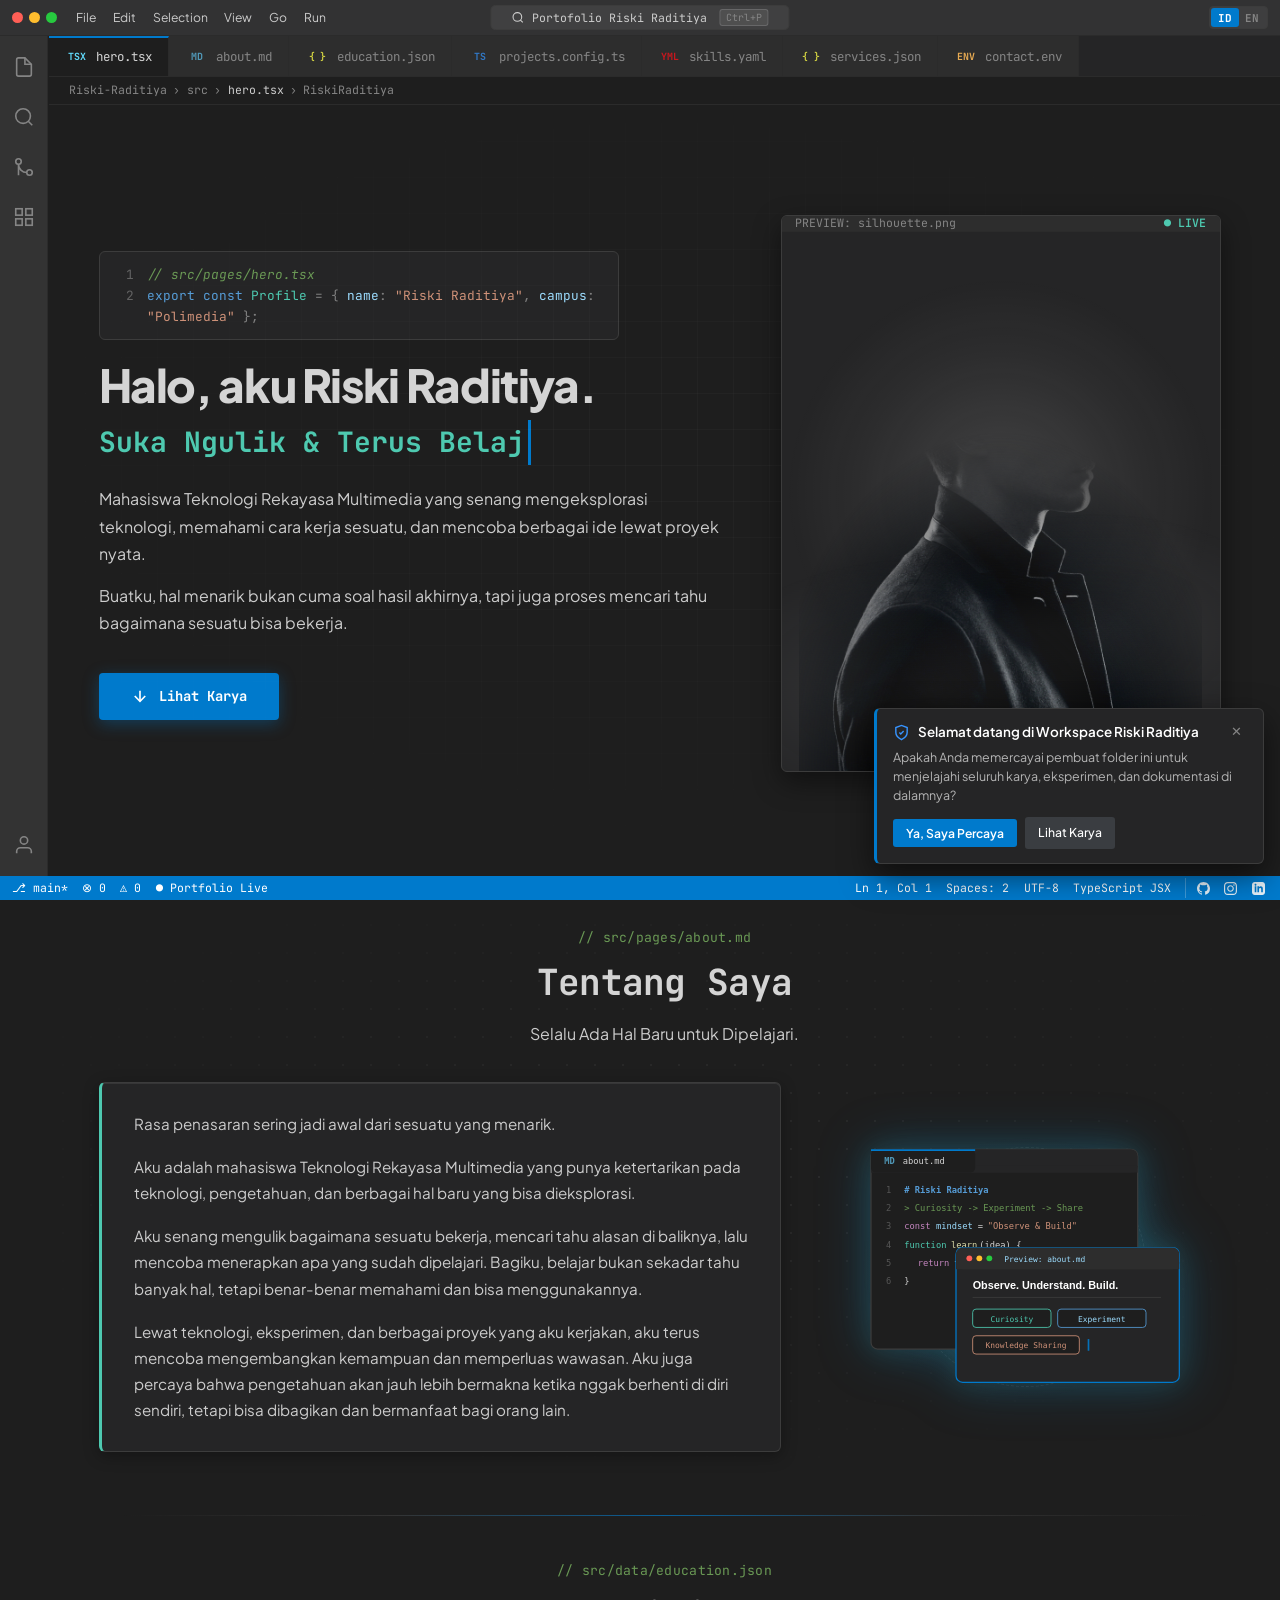
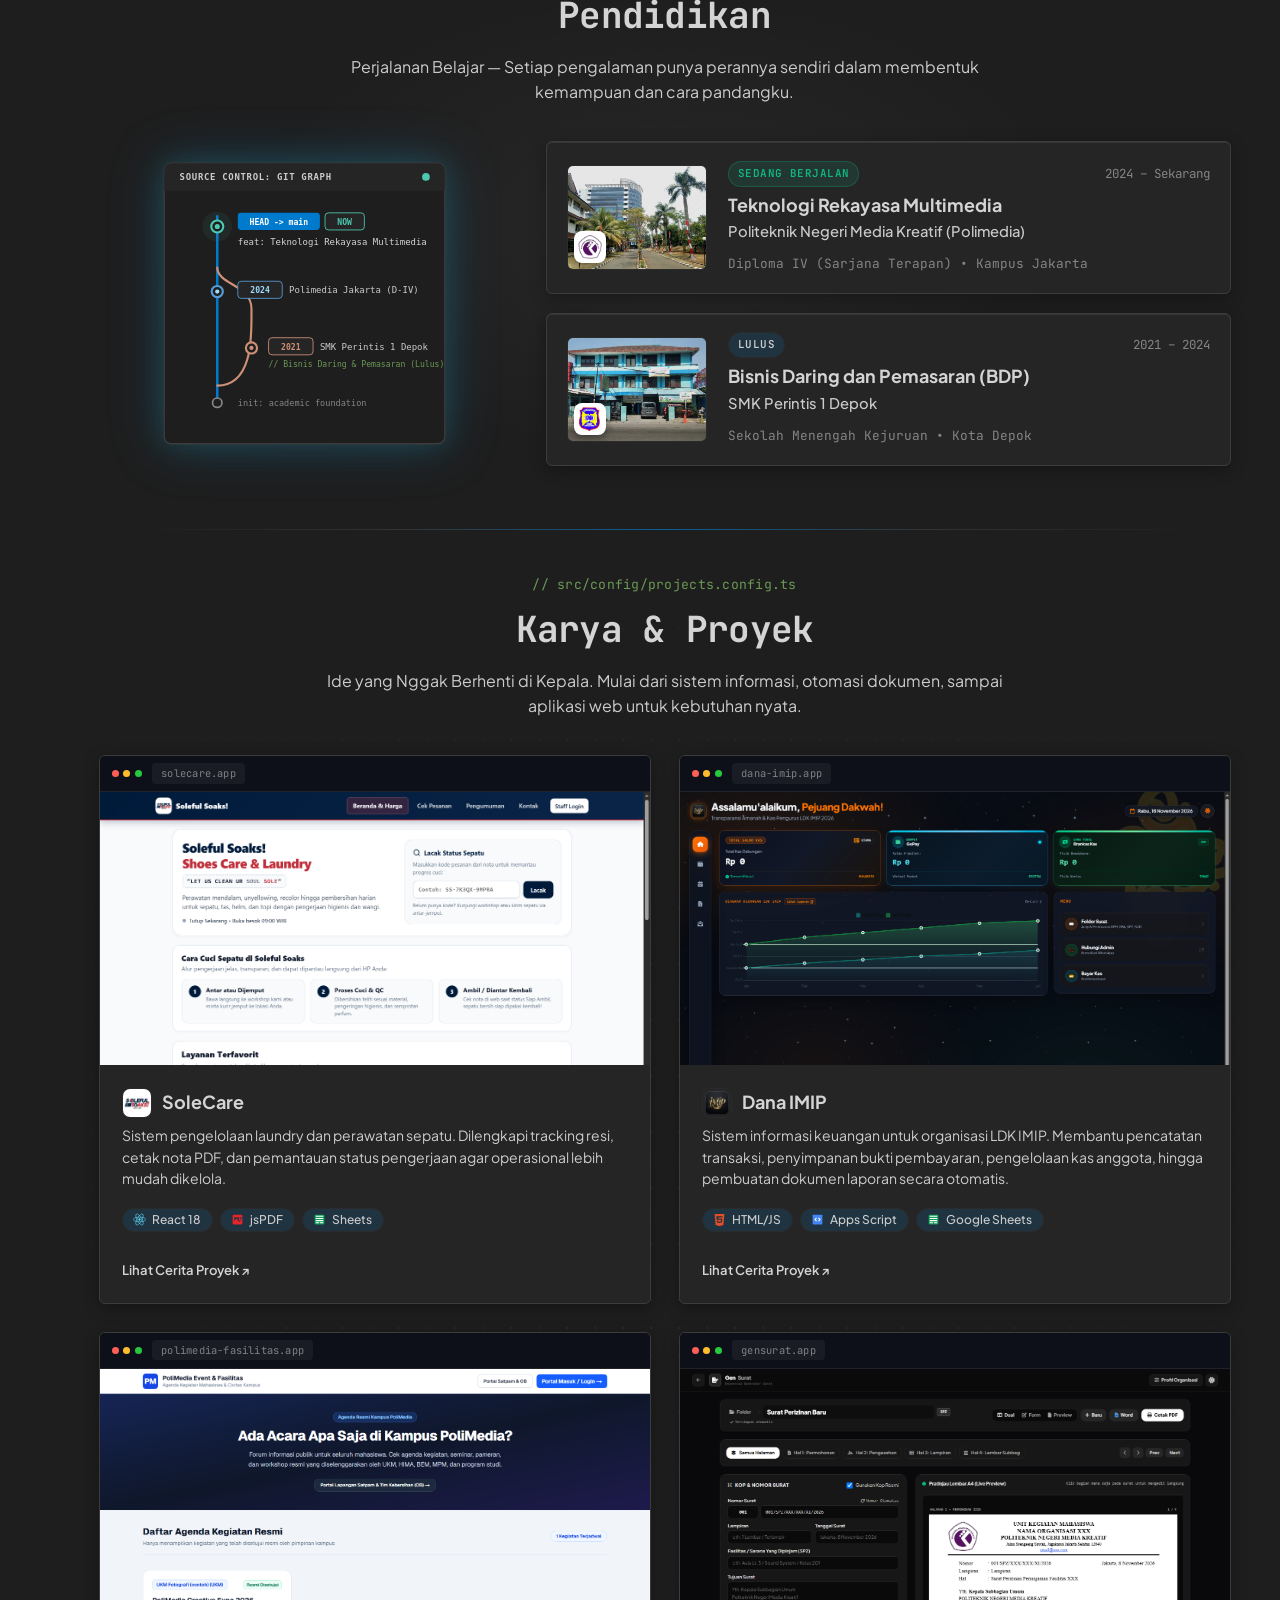
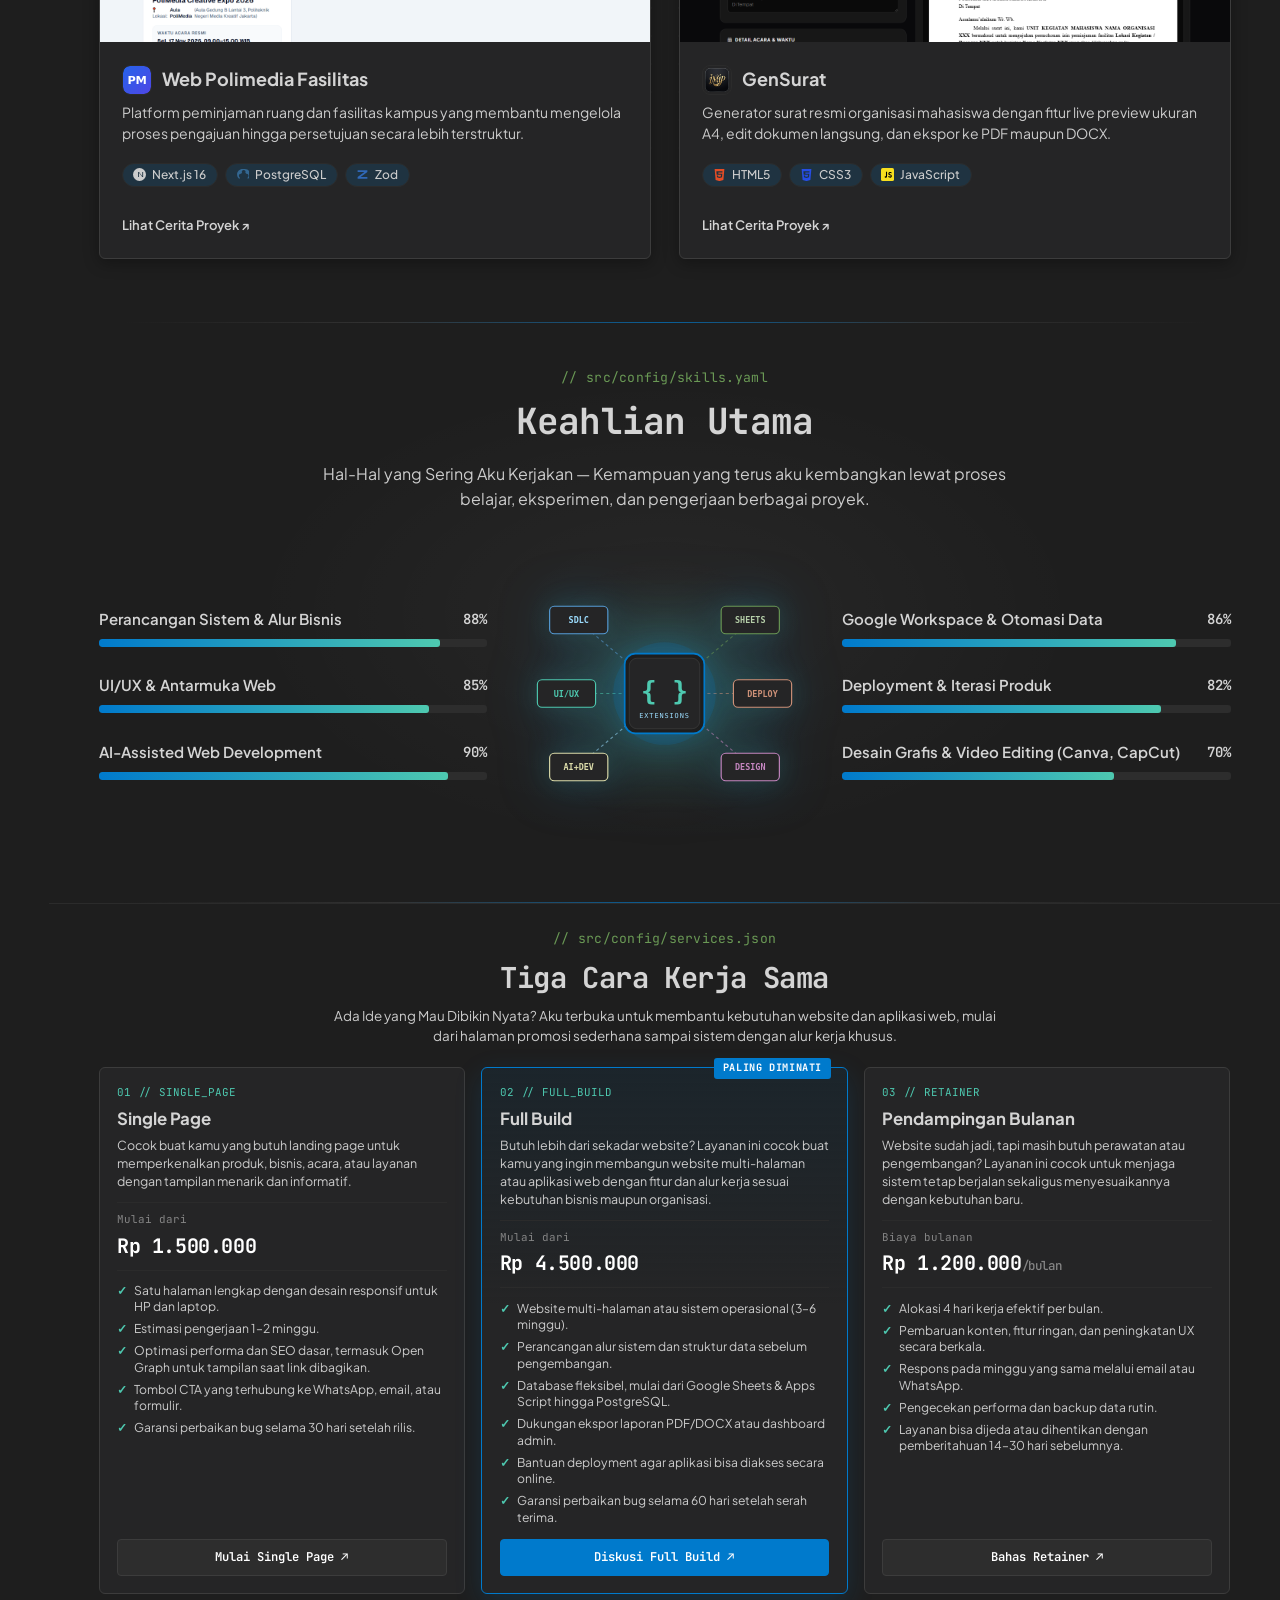
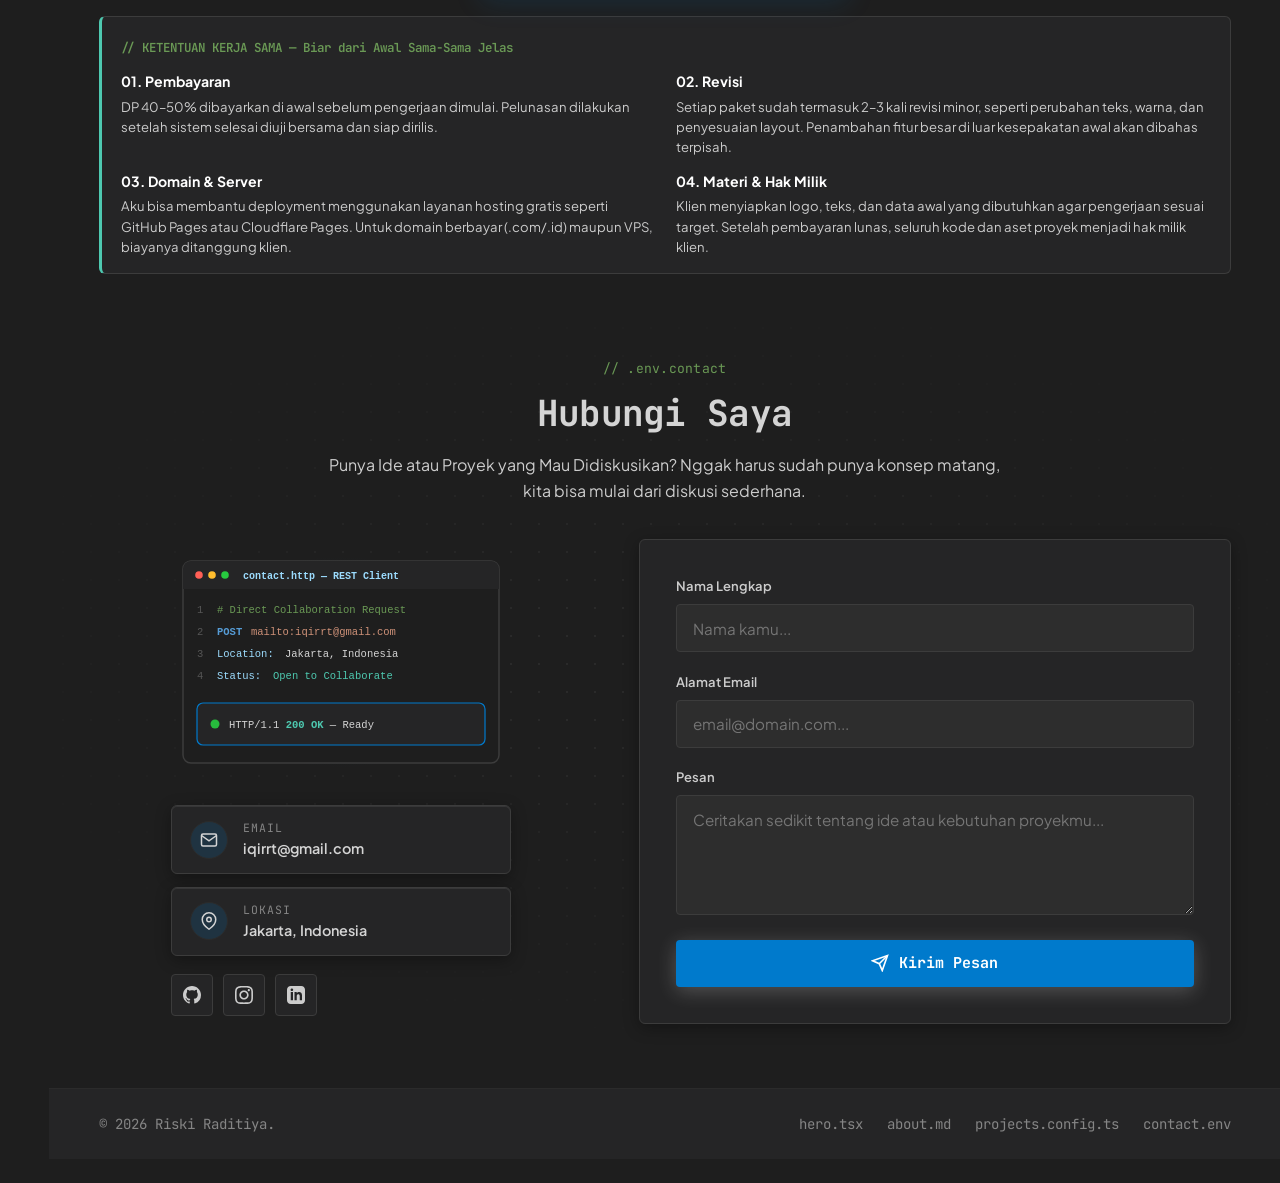
<file: about.html>
<!DOCTYPE html>
<html lang="id">
<head>
  <meta charset="UTF-8">
  <meta http-equiv="refresh" content="0; url=index.html#about">
  <title>Mengalihkan ke Tentang Saya — Riski Raditiya</title>
  <script>window.location.replace('index.html#about');</script>
</head>
<body style="background:#1e1e1e;color:#d4d4d4;font-family:monospace;padding:2rem;">
  Mengalihkan ke <a href="index.html#about" style="color:#3794ff;">index.html#about</a>...
</body>
</html>
</file>
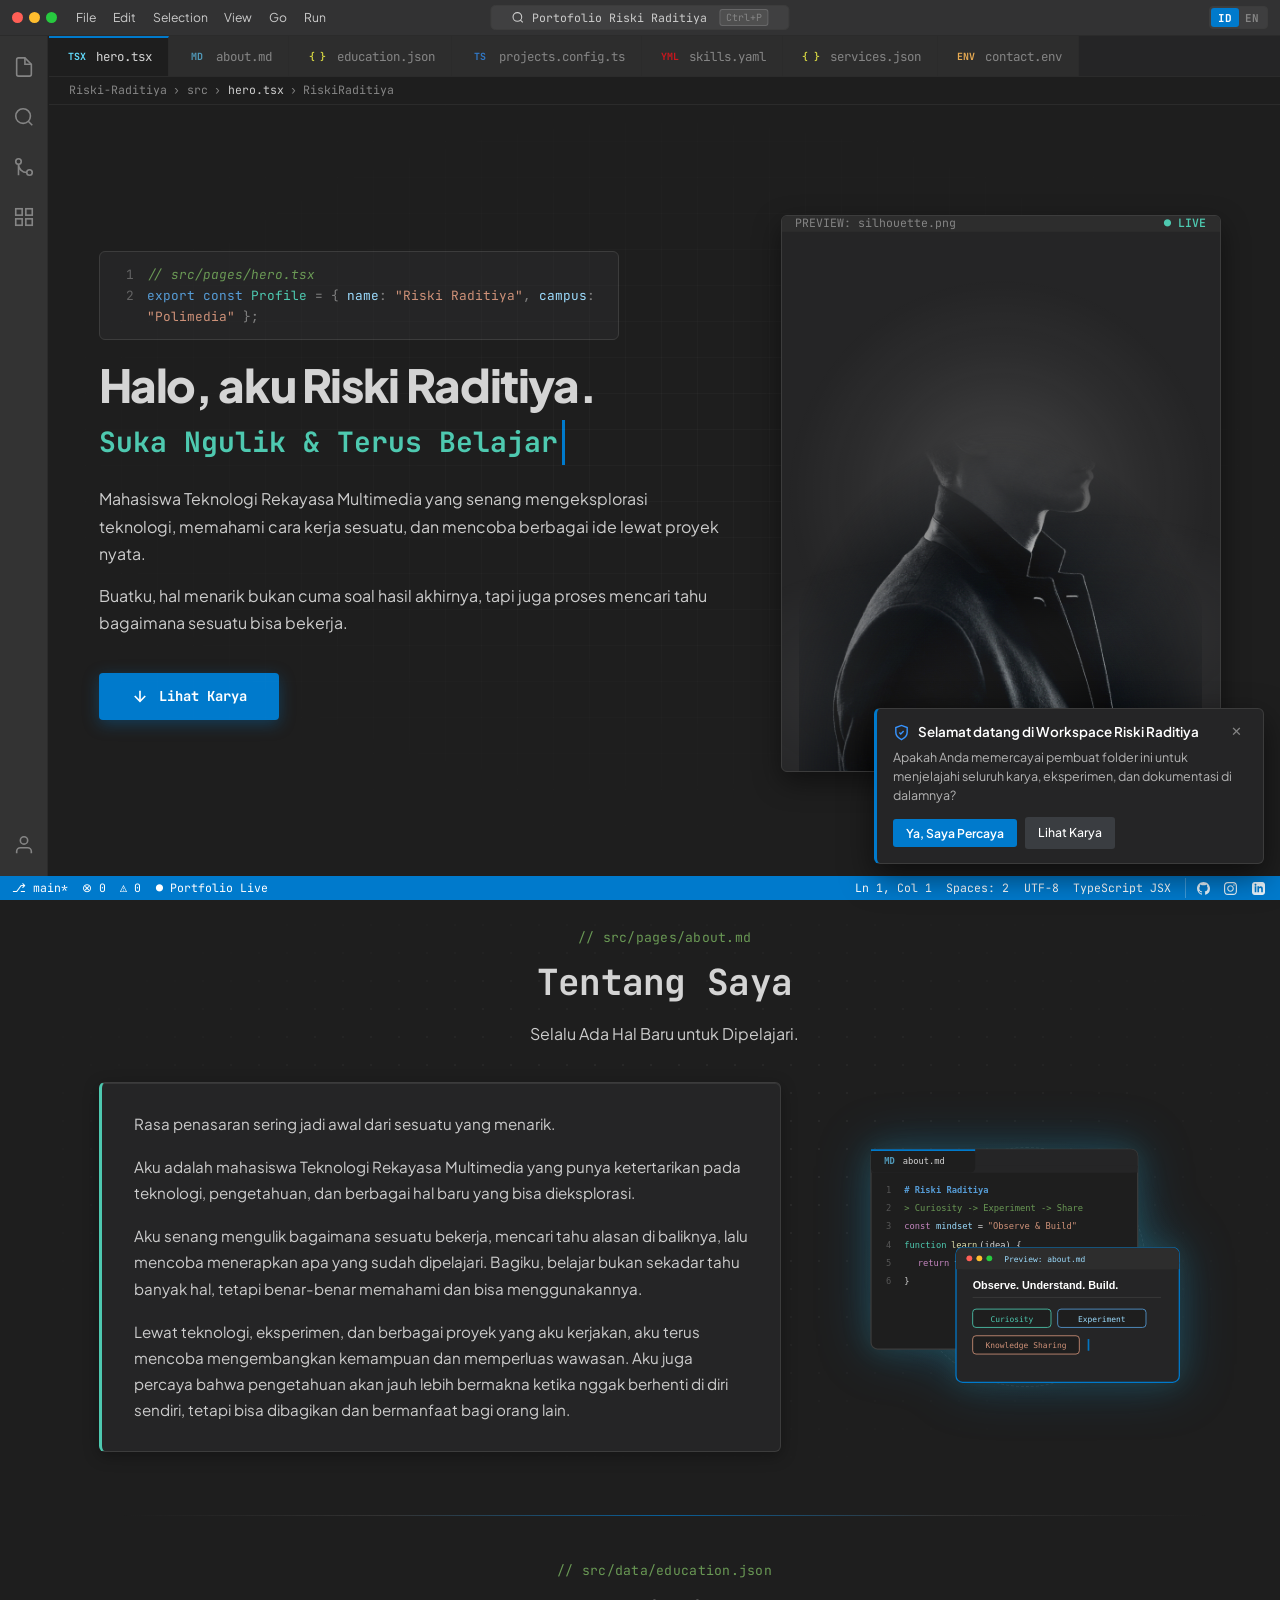
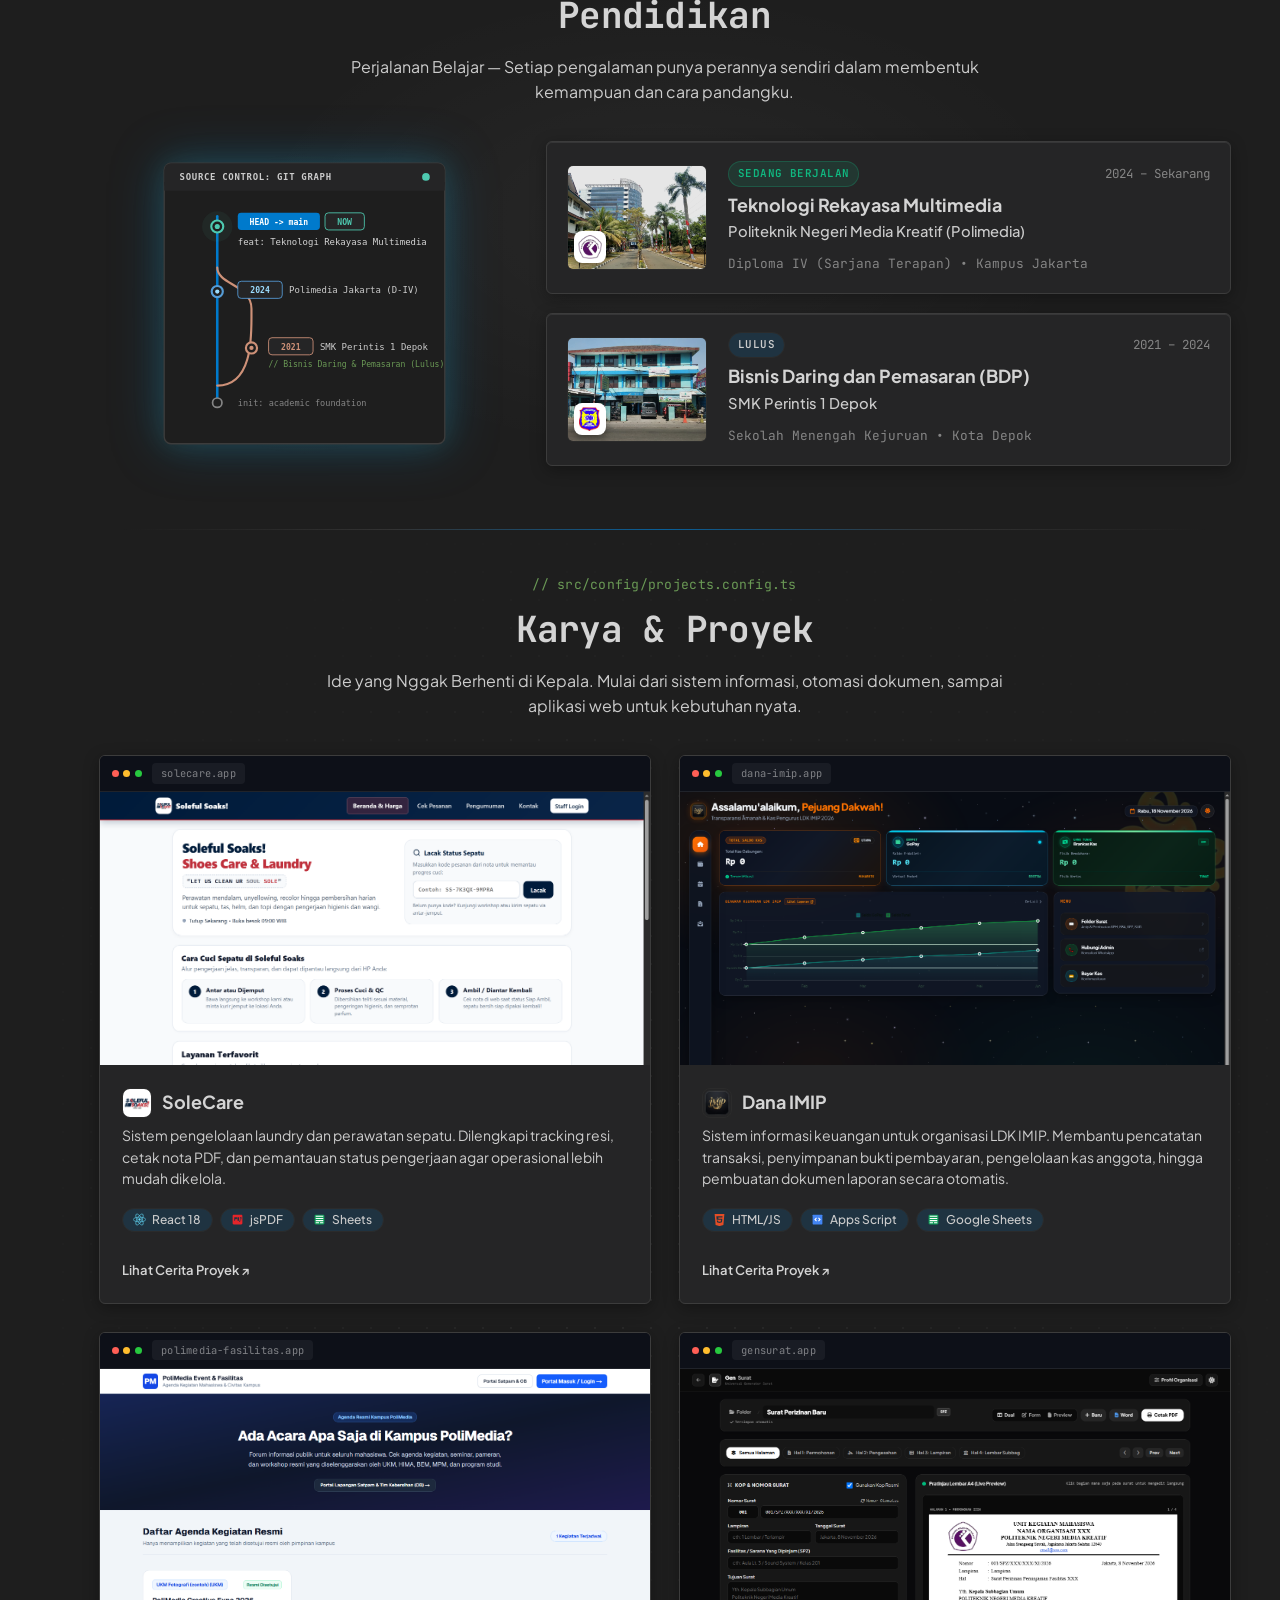
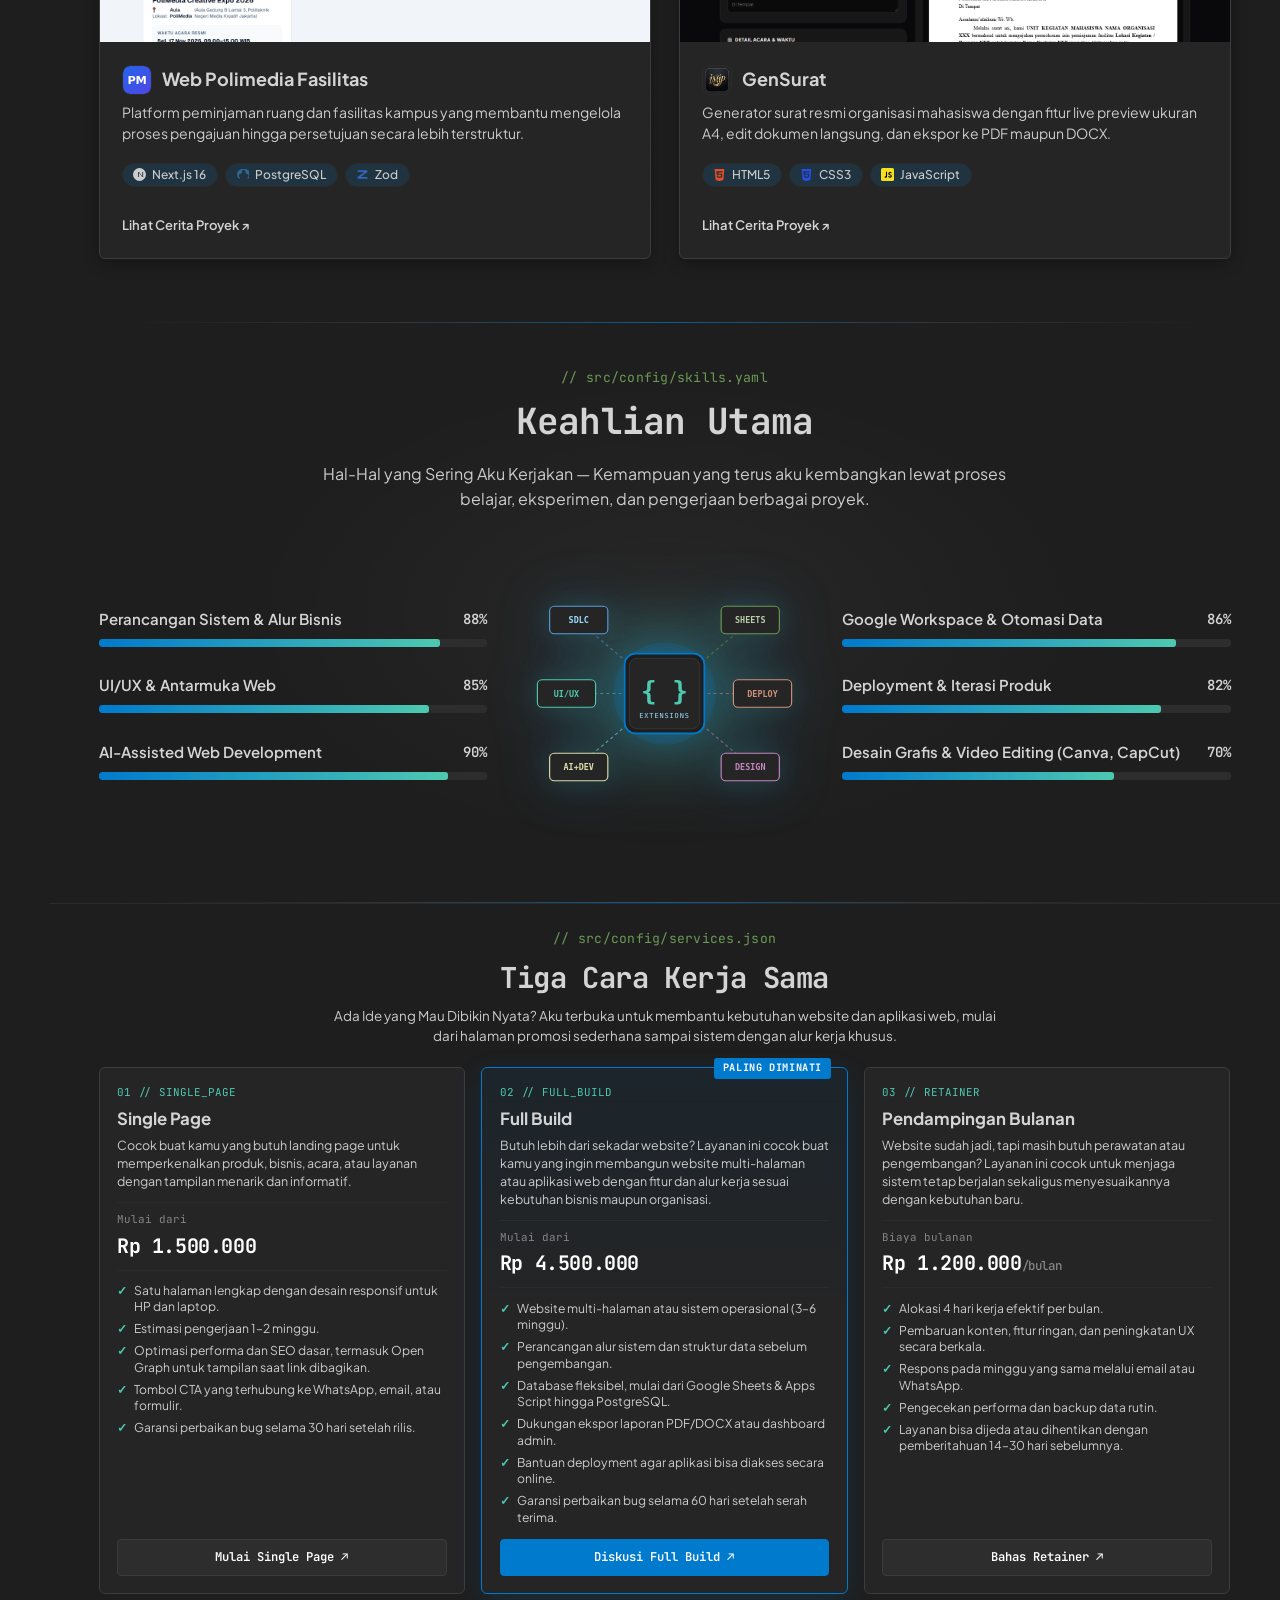
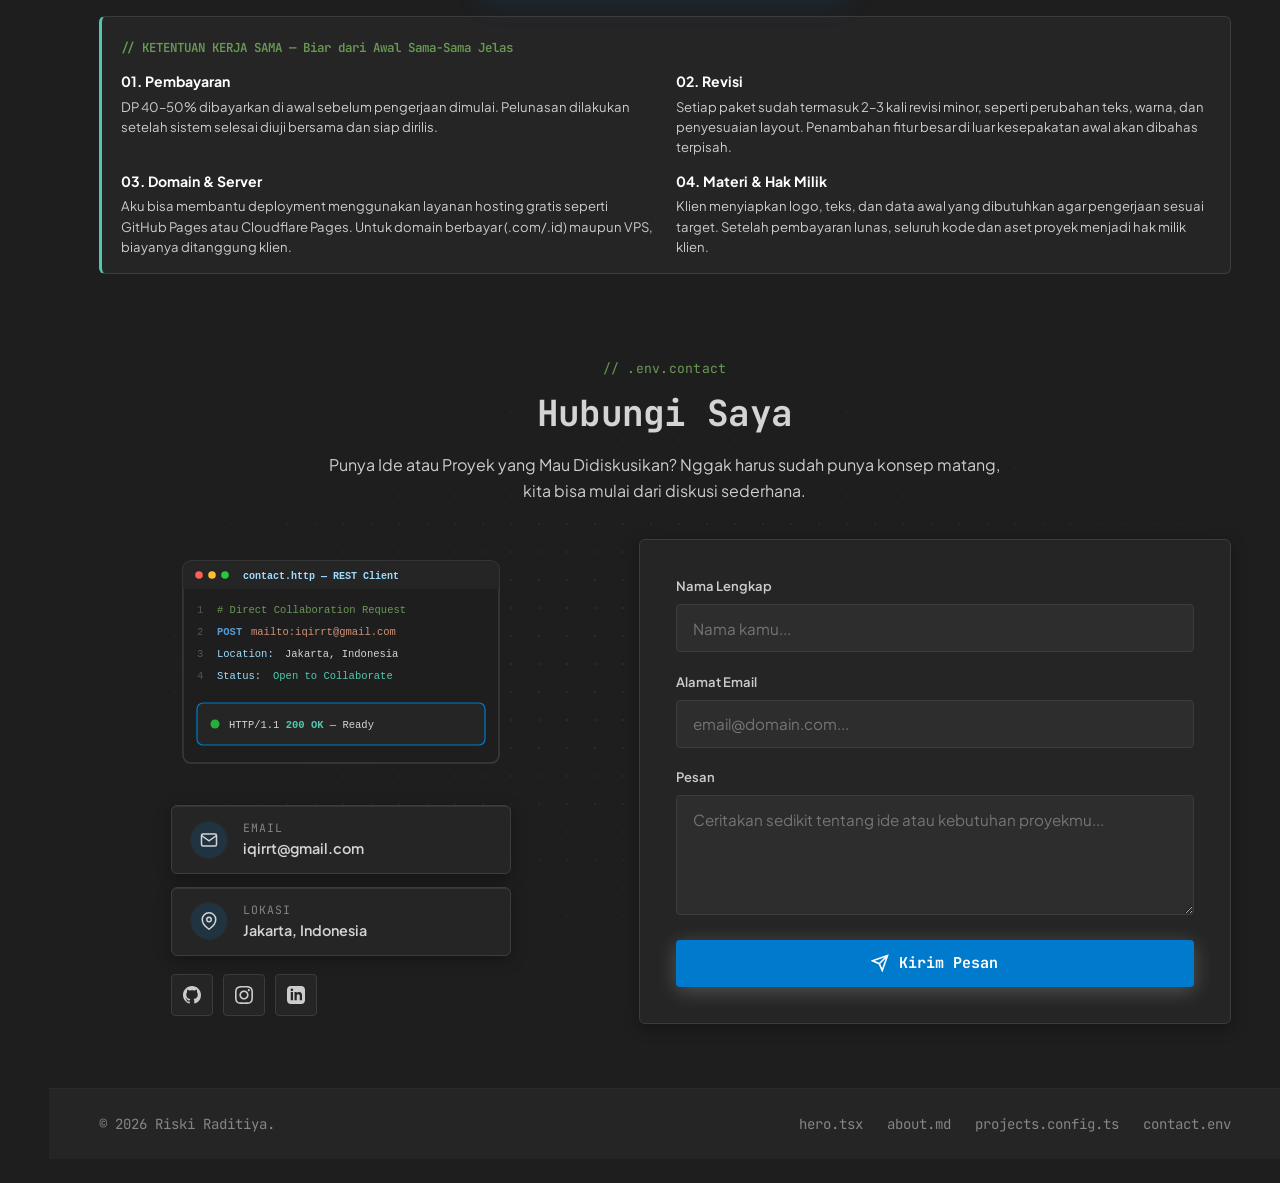
<file: contact.html>
<!DOCTYPE html>
<html lang="id">
<head>
  <meta charset="UTF-8">
  <meta http-equiv="refresh" content="0; url=index.html#contact">
  <title>Mengalihkan ke Kontak — Riski Raditiya</title>
  <script>window.location.replace('index.html#contact');</script>
</head>
<body style="background:#1e1e1e;color:#d4d4d4;font-family:monospace;padding:2rem;">
  Mengalihkan ke <a href="index.html#contact" style="color:#3794ff;">index.html#contact</a>...
</body>
</html>
</file>
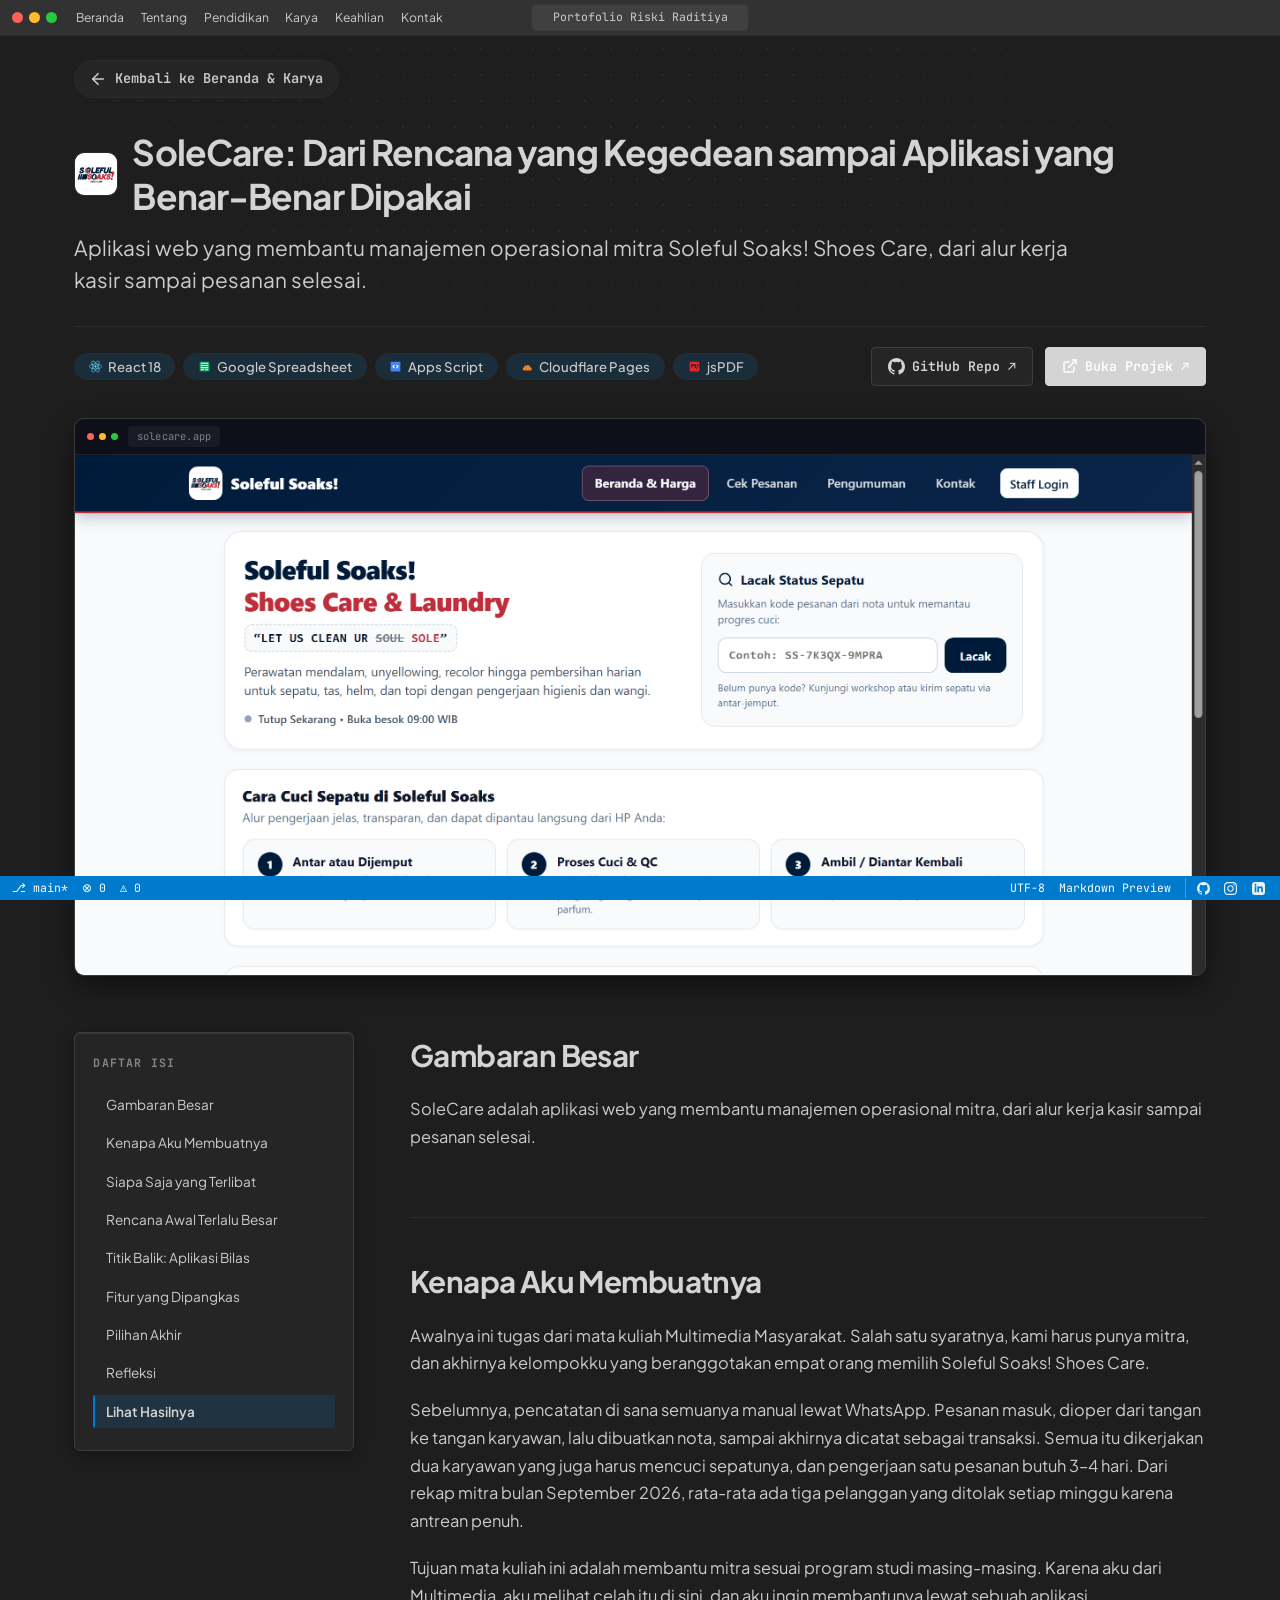
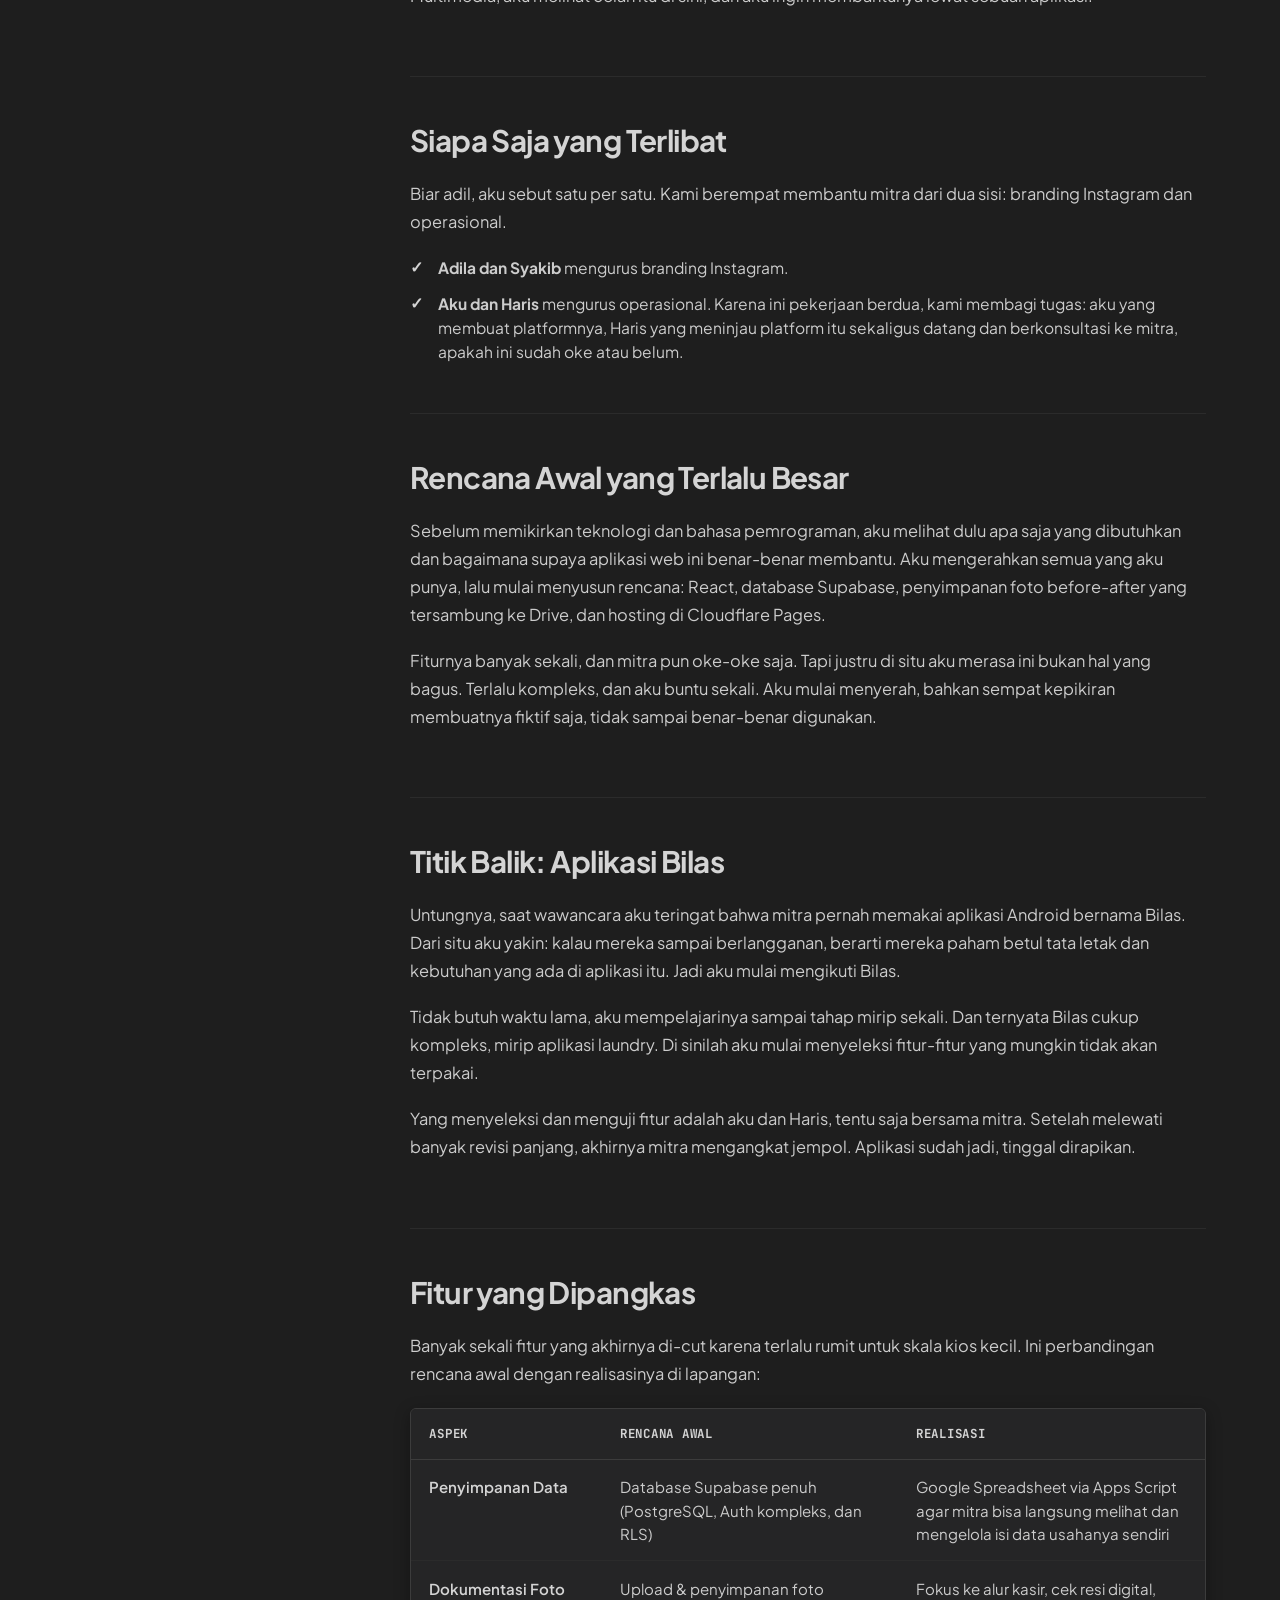
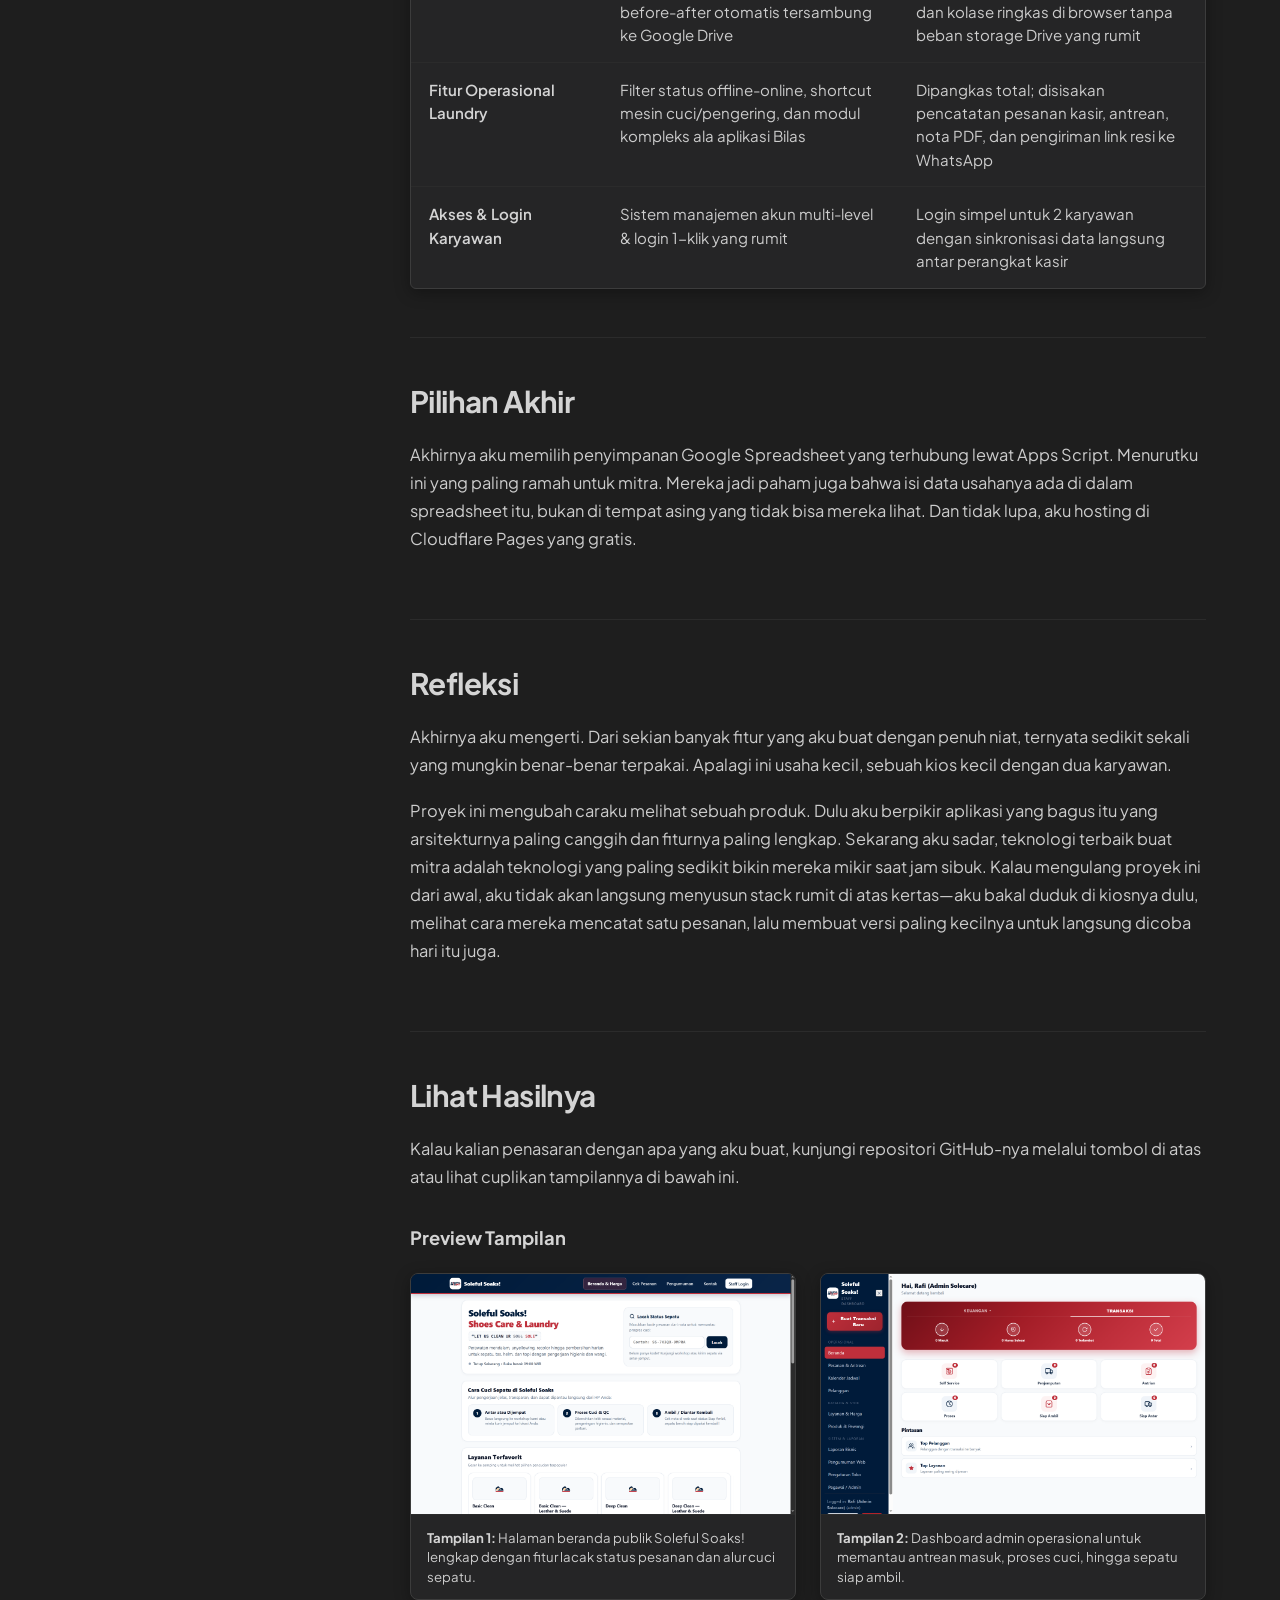
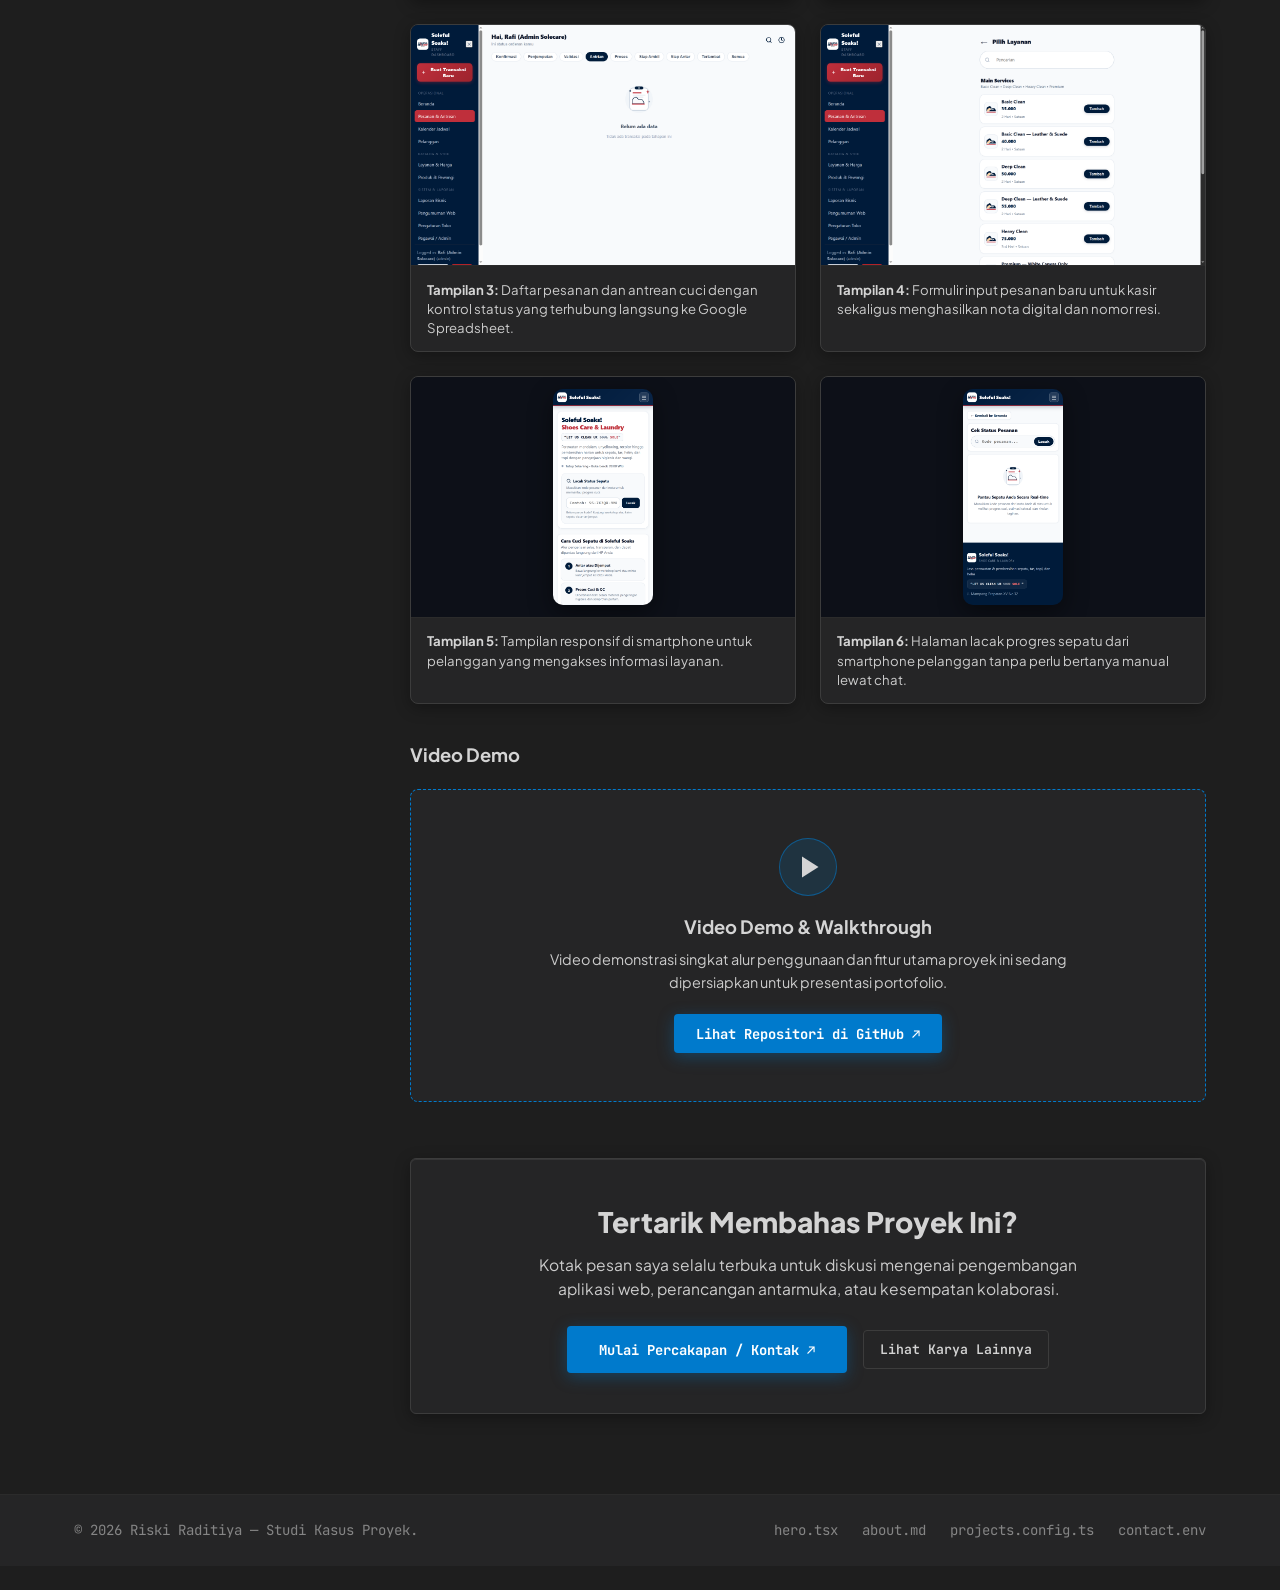
<file: project-detail.html>
<!DOCTYPE html>
<html lang="id" data-theme="dark">
<head>
  <meta charset="UTF-8">
  <meta name="viewport" content="width=device-width, initial-scale=1.0, viewport-fit=cover">
  <meta name="description" content="Studi Kasus Proyek Riski Raditiya — Arsitektur teknis, solusi operasional, dan pembelajaran nyata.">
  <meta property="og:type" content="article">
  <meta property="og:title" content="Studi Kasus Proyek — Portofolio Riski Raditiya">
  <meta property="og:description" content="Pembahasan detail alur sistem, tantangan teknis, dan implementasi proyek web Riski Raditiya.">
  <meta property="og:image" content="https://bendaharakerenbgtt.github.io/Riski-Raditiya/assets/projects/solecare/01_beranda_pc.png">
  <meta name="twitter:card" content="summary_large_image">
  <title>Studi Kasus Proyek — Portofolio Riski Raditiya</title>

  <link rel="preconnect" href="https://fonts.googleapis.com">
  <link rel="preconnect" href="https://fonts.gstatic.com" crossorigin>
  <link rel="stylesheet" href="https://fonts.googleapis.com/css2?family=JetBrains+Mono:ital,wght@0,400;0,500;0,600;0,700;1,400&family=Plus+Jakarta+Sans:ital,wght@0,400;0,500;0,600;0,700;0,800;1,400&family=Space+Grotesk:wght@500;600;700&display=swap">
  <link rel="stylesheet" href="css/style.css?v=vscode1">
  <link rel="stylesheet" href="css/vscode-theme.css?v=vscode6">
  <link rel="icon" href="data:image/svg+xml,<svg xmlns=%22http://www.w3.org/2000/svg%22 viewBox=%220 0 100 100%22><rect width=%22100%22 height=%22100%22 rx=%2218%22 fill=%22%23007acc%22/><text x=%2250%25%22 y=%2266%25%22 font-family=%22monospace%22 font-size=%2248%22 font-weight=%22bold%22 fill=%22white%22 text-anchor=%22middle%22>RR</text></svg>">
</head>
<body>

  <!-- VS Code Window Title Bar -->
  <header class="vscode-titlebar" role="banner">
    <div class="vscode-titlebar-left">
      <div class="vscode-window-dots" aria-hidden="true">
        <span></span><span></span><span></span>
      </div>
      <nav class="vscode-menu-items" aria-label="Menu Cepat VS Code">
        <a href="index.html#hero">Beranda</a>
        <a href="index.html#about">Tentang</a>
        <a href="index.html#education">Pendidikan</a>
        <a href="index.html#projects">Karya</a>
        <a href="index.html#skills">Keahlian</a>
        <a href="index.html#contact">Kontak</a>
      </nav>
    </div>

    <div class="vscode-command-bar">
      <span>Portofolio Riski Raditiya</span>
    </div>

    <div class="vscode-titlebar-right">
      <button class="mobile-menu-toggle" type="button" aria-label="Buka navigasi mobile">
        <svg viewBox="0 0 24 24">
          <line x1="3" y1="6" x2="21" y2="6"></line>
          <line x1="3" y1="12" x2="21" y2="12"></line>
          <line x1="3" y1="18" x2="21" y2="18"></line>
        </svg>
      </button>
    </div>
  </header>

  <!-- Mobile Navigation Drawer -->
  <div class="mobile-nav-drawer" role="dialog" aria-modal="true" aria-label="Menu Navigasi Mobile">
    <div class="mobile-drawer-header">
      <span class="nav-brand-pill">PORTOFOLIO</span>
      <button class="mobile-drawer-close" type="button" aria-label="Tutup menu">✕</button>
    </div>
    <ul class="mobile-nav-links">
      <li><a href="index.html#hero">Beranda</a></li>
      <li><a href="index.html#about">Tentang Saya</a></li>
      <li><a href="index.html#education">Pendidikan</a></li>
      <li><a href="index.html#projects">Karya Terpilih</a></li>
      <li><a href="index.html#skills">Keahlian</a></li>
      <li><a href="index.html#contact">Hubungi Saya</a></li>
    </ul>
    <div class="mobile-drawer-cta">
      <a href="index.html#contact" class="btn-download-cv mobile-drawer-btn">
        <span>Mulai Diskusi Proyek</span>
      </a>
    </div>
  </div>

  <main id="main-content">
    <div id="project-detail-container">
      <noscript>
        <div class="container section" style="text-align: center; padding: 4rem 1rem;">
          <h2>Silakan aktifkan JavaScript di peramban Anda untuk melihat studi kasus ini.</h2>
        </div>
      </noscript>
    </div>
  </main>

  <!-- Footer -->
  <footer class="site-footer" role="contentinfo">
    <div class="container">
      <div class="footer-content">
        <div class="footer-left">
          <span>&copy; 2026 Riski Raditiya — Studi Kasus Proyek.</span>
        </div>
        <ul class="footer-links">
          <li><a href="index.html#hero">hero.tsx</a></li>
          <li><a href="index.html#about">about.md</a></li>
          <li><a href="index.html#projects">projects.config.ts</a></li>
          <li><a href="index.html#contact">contact.env</a></li>
        </ul>
      </div>
    </div>
  </footer>

  <!-- Bottom VS Code Status Bar -->
  <footer class="vscode-statusbar" aria-label="VS Code Status Bar">
    <div class="statusbar-left">
      <span class="statusbar-item">⎇ main*</span>
      <span class="statusbar-item statusbar-hide-mobile">⊗ 0 &nbsp;⚠ 0</span>
    </div>
    <div class="statusbar-right">
      <span class="statusbar-item statusbar-hide-mobile">UTF-8</span>
      <span class="statusbar-item">Markdown Preview</span>
      <span class="statusbar-socials" aria-label="Sosial Media">
        <a href="https://github.com/bendaharakerenbgtt" target="_blank" rel="noopener noreferrer" class="statusbar-social-link" aria-label="GitHub" title="GitHub">
          <svg viewBox="0 0 24 24"><path d="M12 0C5.37 0 0 5.37 0 12c0 5.31 3.435 9.795 8.205 11.385.6.105.825-.255.825-.57 0-.285-.015-1.23-.015-2.235-3.015.555-3.795-.735-4.035-1.41-.135-.345-.72-1.41-1.23-1.695-.42-.225-1.02-.78-.015-.795.945-.015 1.62.87 1.845 1.23 1.08 1.815 2.805 1.305 3.495.99.105-.78.42-1.305.765-1.605-2.67-.3-5.46-1.335-5.46-5.925 0-1.305.465-2.385 1.23-3.225-.12-.3-.54-1.53.12-3.18 0 0 1.005-.315 3.3 1.23.96-.27 1.98-.405 3-.405s2.04.135 3 .405c2.295-1.56 3.3-1.23 3.3-1.23.66 1.65.24 2.88.12 3.18.765.84 1.23 1.905 1.23 3.225 0 4.605-2.805 5.625-5.475 5.925.435.375.81 1.095.81 2.22 0 1.605-.015 2.895-.015 3.3 0 .315.225.69.825.57A12.02 12.02 0 0024 12c0-6.63-5.37-12-12-12z"/></svg>
        </a>
        <a href="https://www.instagram.com/iqrl__" target="_blank" rel="noopener noreferrer" class="statusbar-social-link" aria-label="Instagram" title="Instagram">
          <svg viewBox="0 0 24 24"><path d="M12 2.163c3.204 0 3.584.012 4.85.07 3.252.148 4.771 1.691 4.919 4.919.058 1.265.069 1.645.069 4.849 0 3.205-.012 3.584-.069 4.849-.149 3.225-1.664 4.771-4.919 4.919-1.266.058-1.644.07-4.85.07-3.204 0-3.584-.012-4.849-.07-3.26-.149-4.771-1.699-4.919-4.92-.058-1.265-.07-1.644-.07-4.849 0-3.204.013-3.583.07-4.849.149-3.227 1.664-4.771 4.919-4.919 1.266-.057 1.645-.069 4.849-.069zm0-2.163c-3.259 0-3.667.014-4.947.072-4.358.2-6.78 2.618-6.98 6.98-.059 1.281-.073 1.689-.073 4.948 0 3.259.014 3.668.072 4.948.2 4.358 2.618 6.78 6.98 6.98 1.281.058 1.689.072 4.948.072 3.259 0 3.668-.014 4.948-.072 4.354-.2 6.782-2.618 6.979-6.98.059-1.28.073-1.689.073-4.948 0-3.259-.014-3.667-.072-4.947-.196-4.354-2.617-6.78-6.979-6.98-1.281-.059-1.69-.073-4.949-.073zm0 5.838c-3.403 0-6.162 2.759-6.162 6.162s2.759 6.163 6.162 6.163 6.162-2.759 6.162-6.163c0-3.403-2.759-6.162-6.162-6.162zm0 10.162c-2.209 0-4-1.79-4-4 0-2.209 1.791-4 4-4s4 1.791 4 4c0 2.21-1.791 4-4 4zm6.406-11.845c-.796 0-1.441.645-1.441 1.44s.645 1.44 1.441 1.44c.795 0 1.439-.645 1.439-1.44s-.644-1.44-1.439-1.44z"/></svg>
        </a>
        <a href="https://www.linkedin.com/in/riski-raditiya-6370462b7/" target="_blank" rel="noopener noreferrer" class="statusbar-social-link" aria-label="LinkedIn" title="LinkedIn">
          <svg viewBox="0 0 24 24"><path d="M19 0h-14c-2.761 0-5 2.239-5 5v14c0 2.761 2.239 5 5 5h14c2.762 0 5-2.239 5-5v-14c0-2.761-2.238-5-5-5zm-11 19h-3v-11h3v11zm-1.5-12.268c-.966 0-1.75-.79-1.75-1.764s.784-1.764 1.75-1.764 1.75.79 1.75 1.764-.783 1.764-1.75 1.764zm13.5 12.268h-3v-5.604c0-3.368-4-3.113-4 0v5.604h-3v-11h3v1.765c1.396-2.586 7-2.777 7 2.476v6.759z"/></svg>
        </a>
      </span>
    </div>
  </footer>

  <!-- Scripts with cache busting query param -->
  <script src="js/data.js?v=realmedia"></script>
  <script src="js/theme-transition.js?v=realmedia"></script>
  <script src="js/detail.js?v=realmedia"></script>
  <script src="js/main.js?v=realmedia"></script>
</body>
</html>
</file>
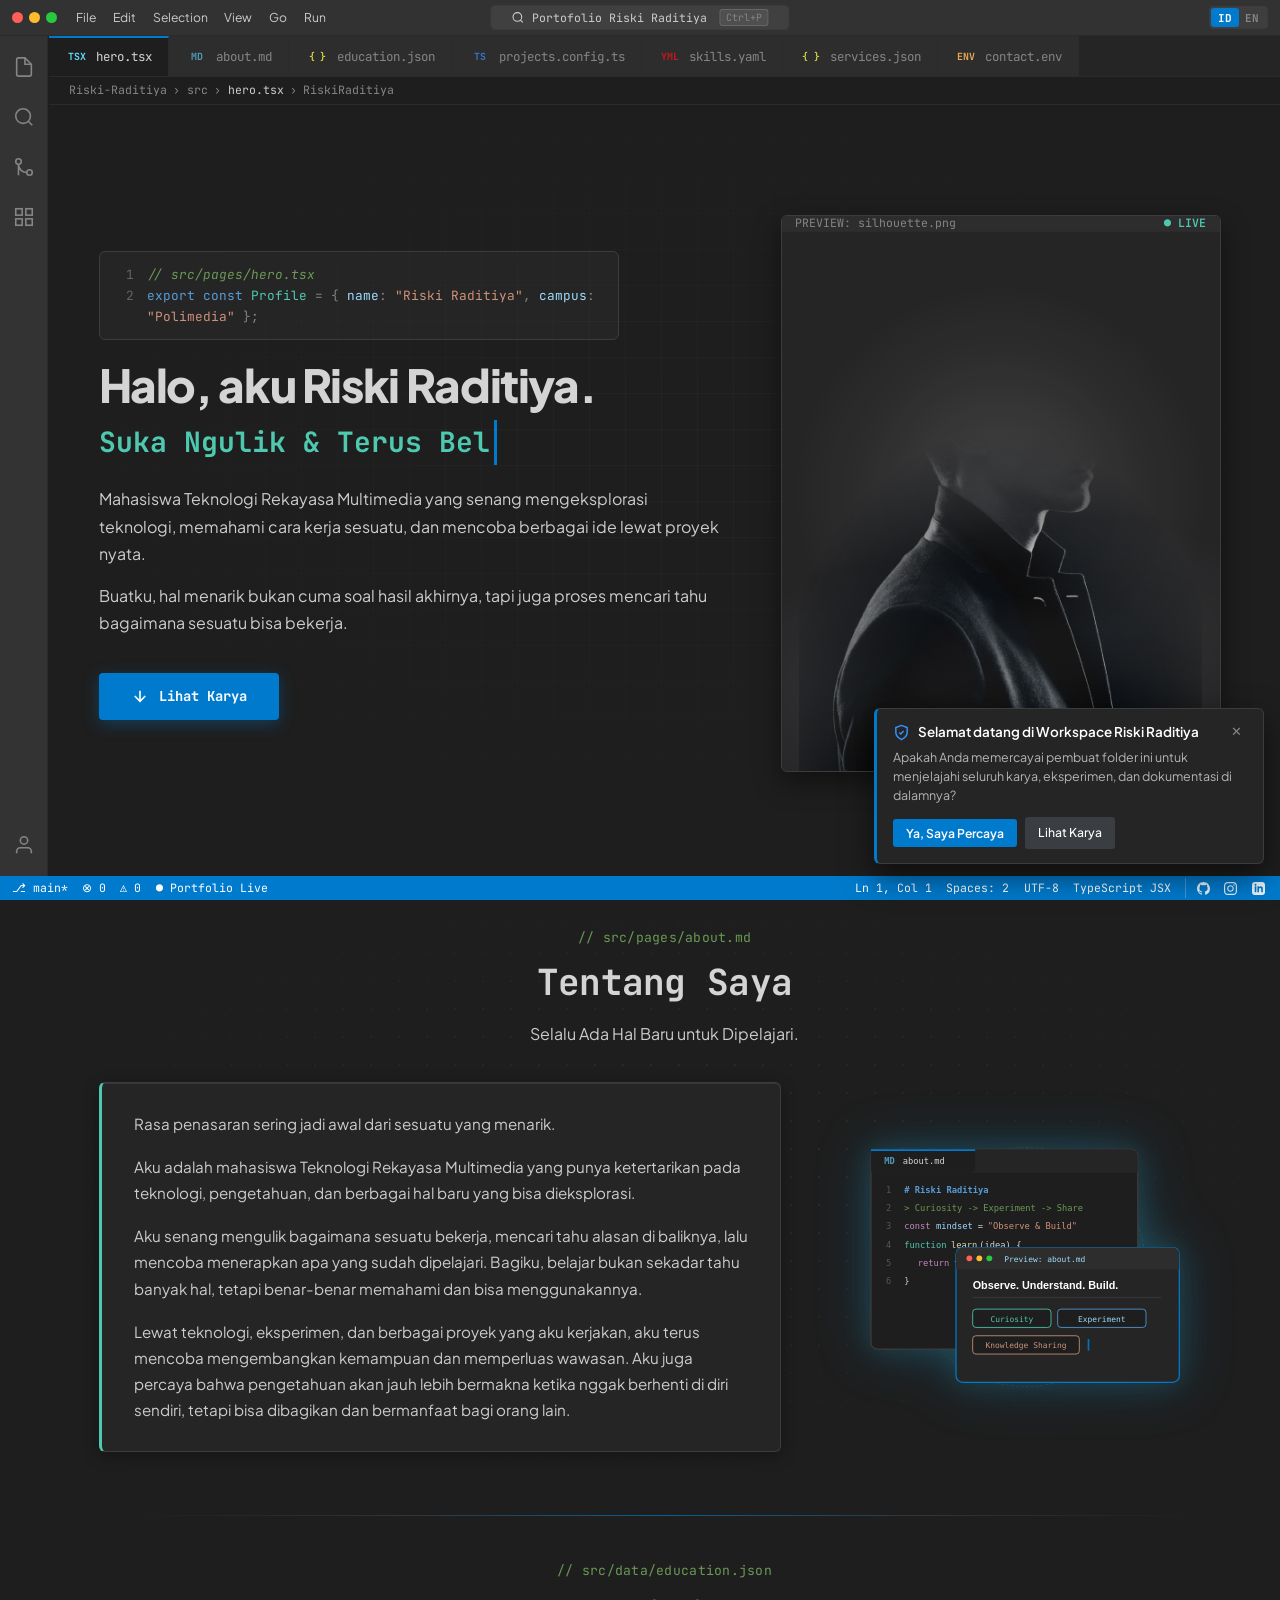
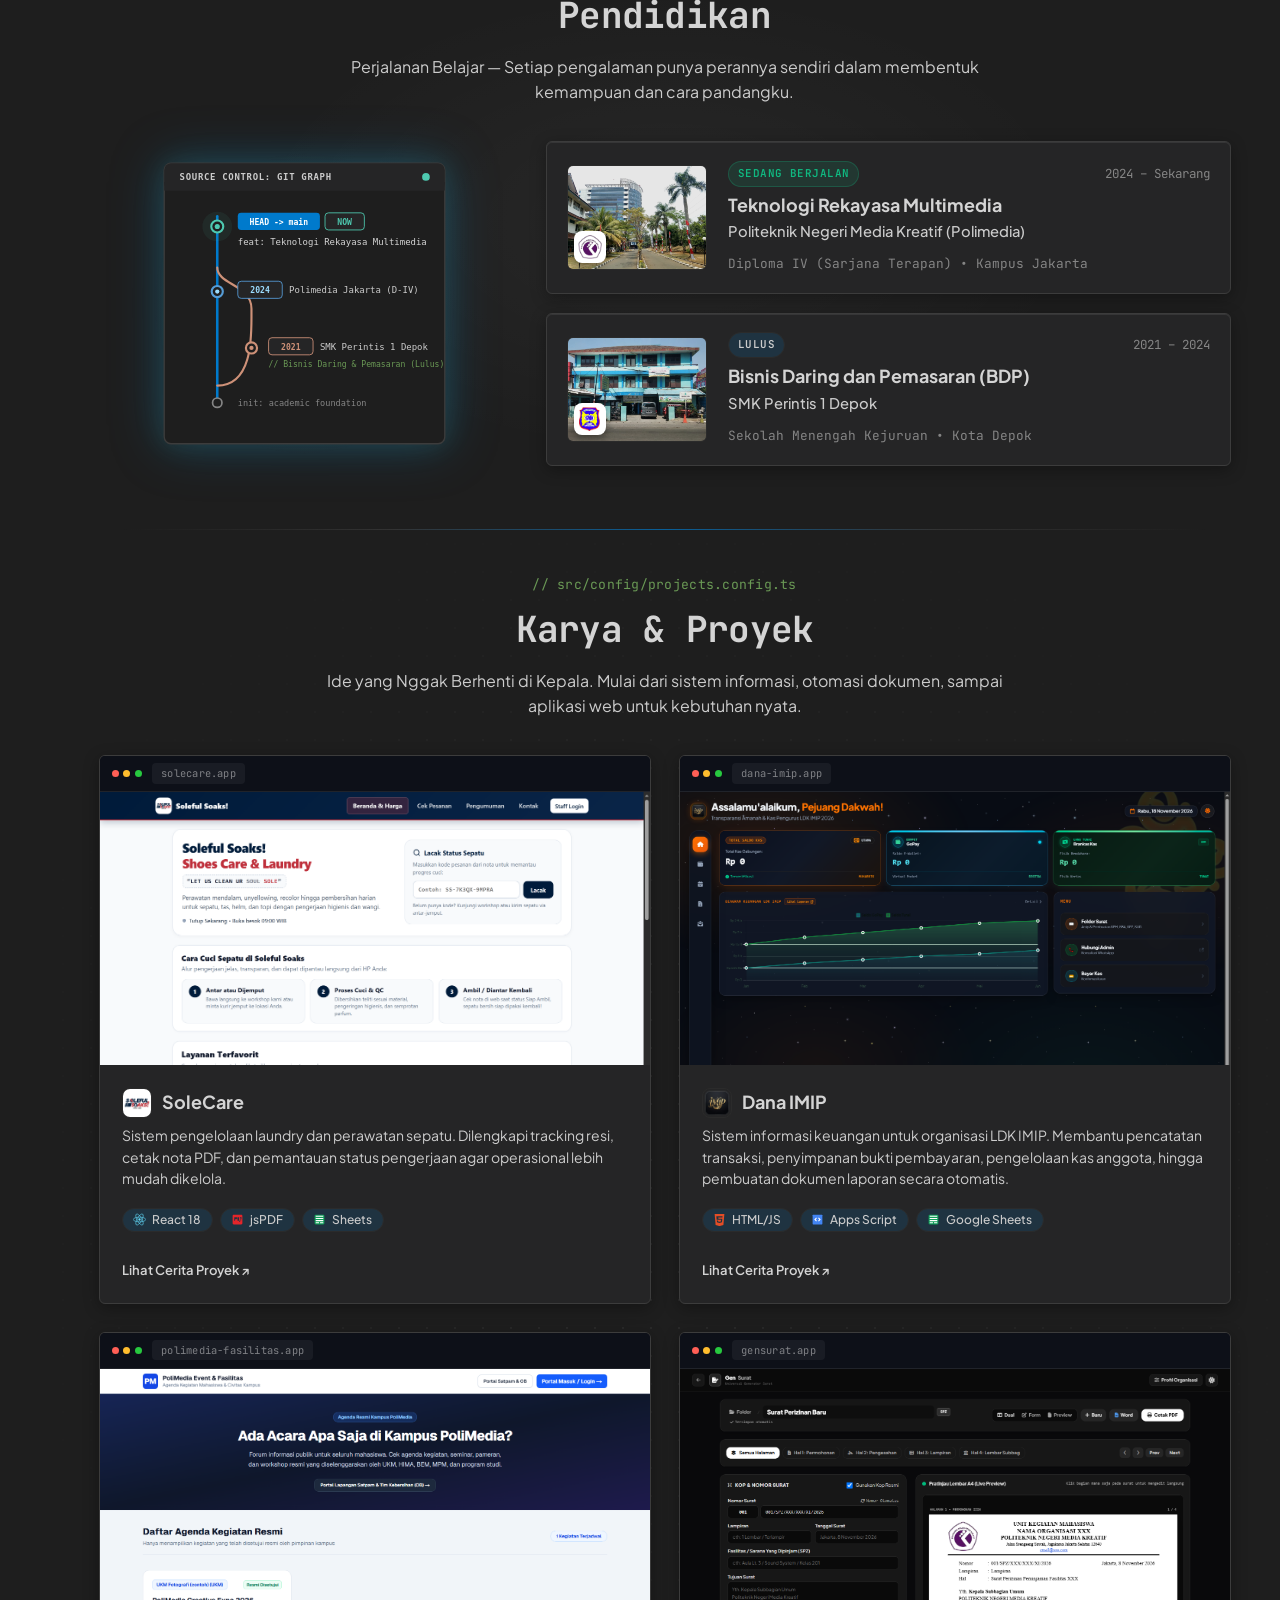
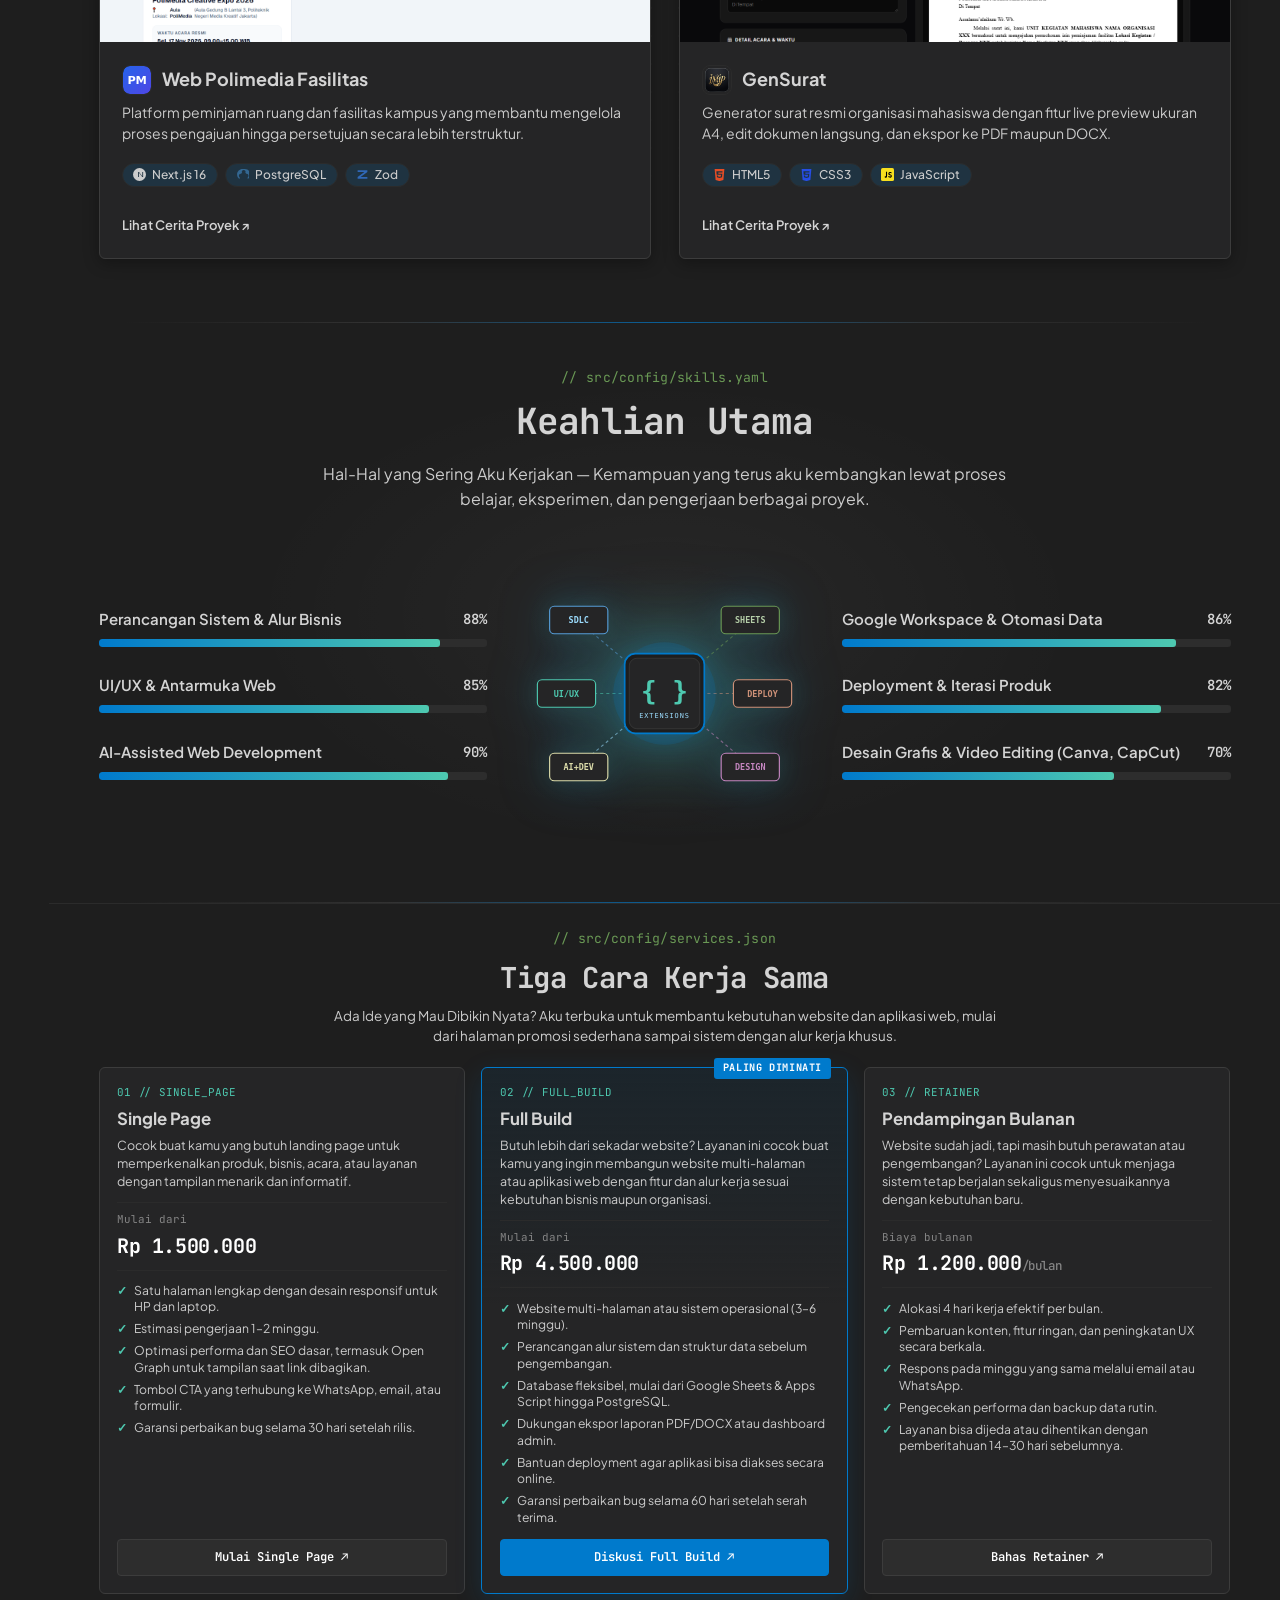
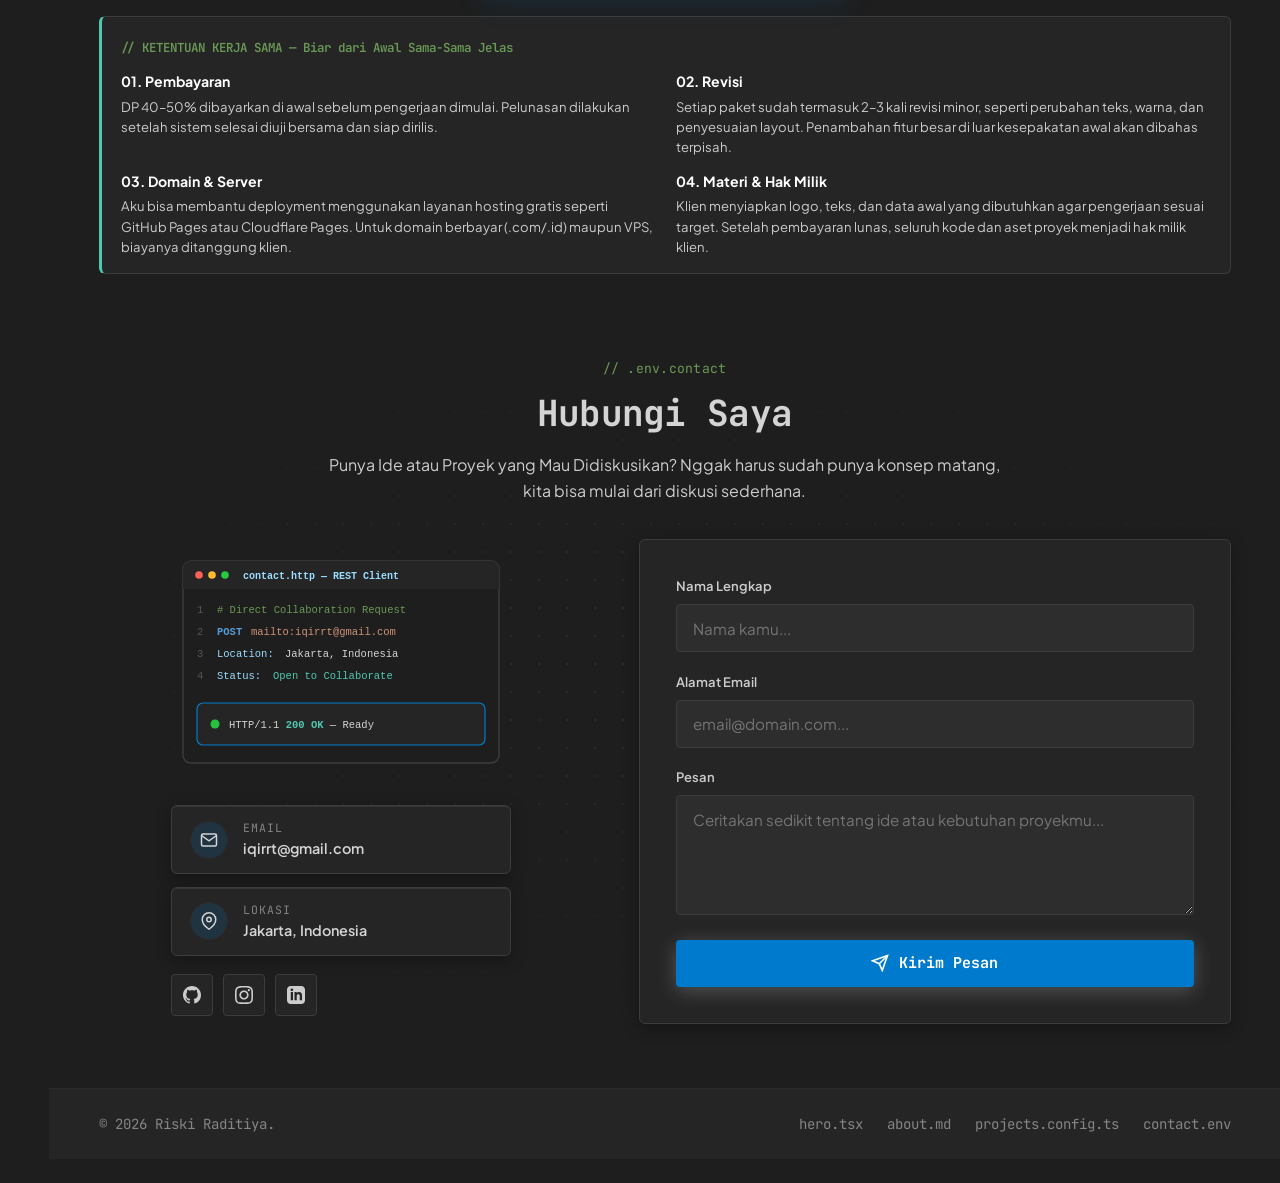
<file: projects.html>
<!DOCTYPE html>
<html lang="id">
<head>
  <meta charset="UTF-8">
  <meta http-equiv="refresh" content="0; url=index.html#projects">
  <title>Mengalihkan ke Karya & Proyek — Riski Raditiya</title>
  <script>window.location.replace('index.html#projects');</script>
</head>
<body style="background:#1e1e1e;color:#d4d4d4;font-family:monospace;padding:2rem;">
  Mengalihkan ke <a href="index.html#projects" style="color:#3794ff;">index.html#projects</a>...
</body>
</html>
</file>
<file: css/style.css>
/* ==========================================================================
   Monochrome Editorial Portfolio (White Nuance / Deep Obsidian)
   Ultra-Smooth 60FPS Compositor Architecture & Mobile-First Responsive Layout
   ========================================================================== */

/* --------------------------------------------------------------------------
   Design Tokens & CSS Variables (White & Deep Obsidian)
   -------------------------------------------------------------------------- */
:root {
  --font-sans: 'Plus Jakarta Sans', -apple-system, BlinkMacSystemFont, 'Segoe UI', Roboto, sans-serif;
  --font-mono: 'Space Grotesk', ui-monospace, SFMono-Regular, Menlo, Monaco, Consolas, monospace;

  --max-width: 1180px;
  --max-width-wide: 1280px;
  --header-height: 76px;

  --radius-xs: 4px;
  --radius-sm: 8px;
  --radius-md: 14px;
  --radius-lg: 20px;
  --radius-xl: 28px;
  --radius-full: 9999px;

  --transition-fast: 160ms cubic-bezier(0.16, 1, 0.3, 1);
  --transition-base: 260ms cubic-bezier(0.16, 1, 0.3, 1);
  --transition-smooth: 420ms cubic-bezier(0.16, 1, 0.3, 1);
}

/* Deep Obsidian Dark Theme (White Accent / Nuance) */
:root,
:root[data-theme="dark"] {
  --bg-primary: #04070c;
  --bg-secondary: #0a0e18;
  --bg-tertiary: #111624;
  --bg-card: #0c101a;
  --bg-card-hover: #131928;
  --bg-glass: rgba(8, 12, 20, 0.9);
  --bg-drawer: rgba(6, 9, 16, 0.98);

  --text-primary: #ffffff;
  --text-secondary: #9aa3b8;
  --text-muted: #656e85;
  --text-inverse: #04070c;

  /* White Accent System */
  --accent: #ffffff;
  --accent-soft: rgba(255, 255, 255, 0.08);
  --accent-hover: #e8ecf4;
  --accent-border: rgba(255, 255, 255, 0.22);

  --border-subtle: rgba(255, 255, 255, 0.1);
  --border-card: rgba(255, 255, 255, 0.12);
  --border-strong: rgba(255, 255, 255, 0.28);

  --glow-white: 0 0 22px rgba(255, 255, 255, 0.2);
  --glow-white-sm: 0 0 10px rgba(255, 255, 255, 0.28);
  --glow-white-lg: 0 0 40px rgba(255, 255, 255, 0.12);

  --shadow-subtle: 0 8px 24px rgba(0, 0, 0, 0.4);
  --shadow-elevated: 0 16px 40px rgba(0, 0, 0, 0.6);
}

/* Light Theme (Preserved Tonal Clean Contrast) */
:root[data-theme="light"] {
  --bg-primary: #f5f6fa;
  --bg-secondary: #eaeef5;
  --bg-tertiary: #dee4ef;
  --bg-card: #ffffff;
  --bg-card-hover: #f9fafc;
  --bg-glass: rgba(248, 249, 252, 0.92);
  --bg-drawer: rgba(248, 249, 252, 0.98);

  --text-primary: #0f121d;
  --text-secondary: #505a6e;
  --text-muted: #768194;
  --text-inverse: #ffffff;

  --accent: #0f121d;
  --accent-soft: rgba(15, 18, 29, 0.06);
  --accent-hover: #262c3e;
  --accent-border: rgba(15, 18, 29, 0.18);

  --border-subtle: rgba(15, 18, 29, 0.1);
  --border-card: rgba(15, 18, 29, 0.12);
  --border-strong: rgba(15, 18, 29, 0.26);

  --glow-white: 0 4px 18px rgba(15, 18, 29, 0.08);
  --glow-white-sm: 0 2px 8px rgba(15, 18, 29, 0.1);
  --glow-white-lg: 0 8px 32px rgba(15, 18, 29, 0.06);

  --shadow-subtle: 0 8px 24px rgba(15, 18, 29, 0.06);
  --shadow-elevated: 0 16px 36px rgba(15, 18, 29, 0.1);
}

/* --------------------------------------------------------------------------
   Reset & Base Styles
   -------------------------------------------------------------------------- */
*, *::before, *::after {
  box-sizing: border-box;
  margin: 0;
  padding: 0;
}

html {
  font-size: 16px;
  scroll-behavior: smooth;
  -webkit-font-smoothing: antialiased;
  -moz-osx-font-smoothing: grayscale;
  -webkit-text-size-adjust: 100%;
}

body {
  font-family: var(--font-sans);
  background-color: var(--bg-primary);
  color: var(--text-primary);
  line-height: 1.6;
  min-height: 100vh;
  overflow-x: hidden;
  position: relative;
}

/* Global Ambient Spotlight & Architectural Canvas Layer (All Pages) */
body::before {
  content: '';
  position: fixed;
  inset: 0;
  background:
    radial-gradient(ellipse 85% 42% at 50% 0%, rgba(255, 255, 255, 0.055) 0%, transparent 70%),
    radial-gradient(circle at 12% 78%, rgba(255, 255, 255, 0.025) 0%, transparent 45%),
    radial-gradient(circle at 88% 35%, rgba(255, 255, 255, 0.025) 0%, transparent 45%);
  pointer-events: none;
  z-index: 0;
}

:root[data-theme="light"] body::before {
  background:
    radial-gradient(ellipse 85% 42% at 50% 0%, rgba(15, 18, 29, 0.045) 0%, transparent 70%),
    radial-gradient(circle at 12% 78%, rgba(15, 18, 29, 0.02) 0%, transparent 45%);
}

/* Global Subtle Atmospheric Smoke Layer (60FPS GPU Composited) */
body::after {
  content: '';
  position: fixed;
  inset: -15%;
  background:
    radial-gradient(ellipse 46% 36% at 24% 28%, rgba(255, 255, 255, 0.055) 0%, rgba(210, 220, 240, 0.02) 45%, transparent 72%),
    radial-gradient(ellipse 52% 40% at 76% 66%, rgba(255, 255, 255, 0.05) 0%, rgba(200, 212, 235, 0.018) 48%, transparent 75%),
    radial-gradient(ellipse 38% 30% at 52% 85%, rgba(255, 255, 255, 0.04) 0%, transparent 70%);
  pointer-events: none;
  z-index: 0;
  will-change: transform, opacity;
  animation: ambientSmokeDrift 26s ease-in-out infinite alternate;
}

:root[data-theme="light"] body::after {
  background:
    radial-gradient(ellipse 46% 36% at 24% 28%, rgba(15, 18, 29, 0.03) 0%, transparent 72%),
    radial-gradient(ellipse 52% 40% at 76% 66%, rgba(15, 18, 29, 0.025) 0%, transparent 75%);
}

@keyframes ambientSmokeDrift {
  0% {
    transform: translate3d(-2%, -1.5%, 0) scale(1);
    opacity: 0.78;
  }
  50% {
    transform: translate3d(2%, 1.5%, 0) scale(1.05);
    opacity: 1;
  }
  100% {
    transform: translate3d(-1%, 2.5%, 0) scale(1.02);
    opacity: 0.85;
  }
}

main,
.site-footer {
  position: relative;
  z-index: 1;
}

section[id] {
  scroll-margin-top: 88px;
}

/* --------------------------------------------------------------------------
   Hardware-Accelerated Scroll Reveal
   -------------------------------------------------------------------------- */
.reveal-item {
  opacity: 0;
  transform: translate3d(0, 18px, 0);
  transition: opacity 480ms cubic-bezier(0.22, 1, 0.36, 1),
              transform 480ms cubic-bezier(0.22, 1, 0.36, 1);
  transition-delay: var(--reveal-delay, 0ms);
}

.reveal-item.is-visible {
  opacity: 1;
  transform: translate3d(0, 0, 0);
}

@media (prefers-reduced-motion: reduce) {
  html {
    scroll-behavior: auto;
  }
  body::after,
  .hero-portrait-frame::after {
    animation: none !important;
  }
  .reveal-item {
    opacity: 1 !important;
    transform: none !important;
    transition: none !important;
  }
}

/* --------------------------------------------------------------------------
   View Transitions API (GPU-Accelerated Circular Ripple Theme Transition)
   -------------------------------------------------------------------------- */
::view-transition-old(root),
::view-transition-new(root) {
  animation: none;
  mix-blend-mode: normal;
}

::view-transition-old(root) {
  z-index: 1;
}

::view-transition-new(root) {
  z-index: 999999;
}

/* Universal Smooth Transition Mode (Fallback for browsers without View Transitions) */
html.theme-transitioning,
html.theme-transitioning *,
html.theme-transitioning *::before,
html.theme-transitioning *::after {
  transition: background-color 400ms cubic-bezier(0.22, 1, 0.36, 1),
              color 400ms cubic-bezier(0.22, 1, 0.36, 1),
              border-color 400ms cubic-bezier(0.22, 1, 0.36, 1) !important;
  transition-delay: 0s !important;
}

.theme-ripple-fallback {
  position: fixed;
  border-radius: 50%;
  pointer-events: none;
  z-index: 999990;
  transform: translate(-50%, -50%) scale(0);
  transition: transform 480ms cubic-bezier(0.22, 1, 0.36, 1), opacity 200ms ease 320ms;
}

img, svg {
  display: block;
  max-width: 100%;
}

a {
  color: inherit;
  text-decoration: none;
  transition: color var(--transition-fast), opacity var(--transition-fast);
  -webkit-tap-highlight-color: transparent;
}

button {
  font-family: inherit;
  cursor: pointer;
  border: none;
  background: none;
  -webkit-tap-highlight-color: transparent;
}

.container {
  width: 100%;
  max-width: var(--max-width);
  margin-left: auto;
  margin-right: auto;
  padding-left: 1.5rem;
  padding-right: 1.5rem;
  position: relative;
  z-index: 1;
}

/* --------------------------------------------------------------------------
   Architectural Layering (Subtle Dot-Matrix, Ambient Spotlights & Hairlines)
   -------------------------------------------------------------------------- */
.about-section,
.education-section,
.projects-section,
.skills-section,
.contact-section {
  position: relative;
  overflow: hidden;
}

.about-section::before,
.projects-section::before,
.contact-section::before {
  content: '';
  position: absolute;
  inset: 0;
  background-image: radial-gradient(rgba(255, 255, 255, 0.055) 1px, transparent 1px);
  background-size: 28px 28px;
  mask-image: radial-gradient(ellipse 75% 65% at 50% 45%, #000000 15%, transparent 80%);
  -webkit-mask-image: radial-gradient(ellipse 75% 65% at 50% 45%, #000000 15%, transparent 80%);
  pointer-events: none;
  z-index: 0;
}

:root[data-theme="light"] .about-section::before,
:root[data-theme="light"] .projects-section::before,
:root[data-theme="light"] .contact-section::before {
  background-image: radial-gradient(rgba(15, 18, 29, 0.06) 1px, transparent 1px);
}

.education-section::before,
.skills-section::before {
  content: '';
  position: absolute;
  top: 50%;
  left: 50%;
  width: min(820px, 95vw);
  height: 460px;
  transform: translate(-50%, -50%);
  background: radial-gradient(ellipse at center, rgba(255, 255, 255, 0.045) 0%, rgba(255, 255, 255, 0.015) 45%, transparent 72%);
  pointer-events: none;
  z-index: 0;
}

:root[data-theme="light"] .education-section::before,
:root[data-theme="light"] .skills-section::before {
  background: radial-gradient(ellipse at center, rgba(15, 18, 29, 0.035) 0%, transparent 70%);
}

.about-section::after,
.education-section::after,
.projects-section::after,
.skills-section::after {
  content: '';
  position: absolute;
  bottom: 0;
  left: 50%;
  transform: translateX(-50%);
  width: min(var(--max-width), 88%);
  height: 1px;
  background: linear-gradient(90deg, transparent, var(--border-card) 25%, var(--border-strong) 50%, var(--border-card) 75%, transparent);
  opacity: 0.7;
  pointer-events: none;
  z-index: 1;
}

/* Hero Architectural Grid Layer */
.hero-section::before {
  content: '';
  position: absolute;
  inset: 0;
  background-image:
    linear-gradient(to right, rgba(255, 255, 255, 0.03) 1px, transparent 1px),
    linear-gradient(to bottom, rgba(255, 255, 255, 0.03) 1px, transparent 1px);
  background-size: 56px 56px;
  mask-image: radial-gradient(ellipse 75% 70% at 50% 45%, #000000 10%, transparent 78%);
  -webkit-mask-image: radial-gradient(ellipse 75% 70% at 50% 45%, #000000 10%, transparent 78%);
  pointer-events: none;
  z-index: 0;
}

:root[data-theme="light"] .hero-section::before {
  background-image:
    linear-gradient(to right, rgba(15, 18, 29, 0.035) 1px, transparent 1px),
    linear-gradient(to bottom, rgba(15, 18, 29, 0.035) 1px, transparent 1px);
}

/* Case Study Page Atmospheric Dot-Matrix Backdrop */
.project-detail-article {
  position: relative;
}

.project-detail-article::before {
  content: '';
  position: absolute;
  top: 0;
  left: 50%;
  transform: translateX(-50%);
  width: 100vw;
  height: 460px;
  background-image: radial-gradient(rgba(255, 255, 255, 0.065) 1px, transparent 1px);
  background-size: 26px 26px;
  mask-image: radial-gradient(ellipse 70% 75% at 50% 25%, #000000 10%, transparent 80%);
  -webkit-mask-image: radial-gradient(ellipse 70% 75% at 50% 25%, #000000 10%, transparent 80%);
  pointer-events: none;
  z-index: 0;
}

:root[data-theme="light"] .project-detail-article::before {
  background-image: radial-gradient(rgba(15, 18, 29, 0.06) 1px, transparent 1px);
}

/* Unified Elevated Card Rim-Light Layering (All Pages) */
.edu-card,
.project-card,
.contact-form-card,
.contact-info-item,
.detail-toc-box,
.detail-metric-card,
.detail-tech-card,
.detail-bottom-cta {
  box-shadow: inset 0 1px 0 rgba(255, 255, 255, 0.08), var(--shadow-subtle);
}

:root[data-theme="light"] .edu-card,
:root[data-theme="light"] .project-card,
:root[data-theme="light"] .contact-form-card,
:root[data-theme="light"] .contact-info-item,
:root[data-theme="light"] .detail-toc-box,
:root[data-theme="light"] .detail-metric-card,
:root[data-theme="light"] .detail-tech-card,
:root[data-theme="light"] .detail-bottom-cta {
  box-shadow: inset 0 1px 0 rgba(255, 255, 255, 0.9), var(--shadow-subtle);
}

/* --------------------------------------------------------------------------
   Top Hairline Scroll Progress Indicator (Persistent Minimal Line)
   -------------------------------------------------------------------------- */
.top-scroll-line-container {
  position: fixed;
  top: 0;
  left: 0;
  width: 100%;
  height: 2.5px;
  background: transparent;
  z-index: 10001;
  pointer-events: none;
  opacity: 0;
  transition: opacity 0.3s ease;
}

.site-header.header-hidden ~ .top-scroll-line-container,
.top-scroll-line-container.active {
  opacity: 1;
}

.top-scroll-line-fill {
  height: 100%;
  width: 100%;
  transform-origin: 0 50%;
  transform: scaleX(0);
  background: linear-gradient(90deg, rgba(255, 255, 255, 0.4), #ffffff, #ffffff);
  box-shadow: 0 0 10px rgba(255, 255, 255, 0.7), 0 0 4px #ffffff;
  transition: transform 0.08s linear;
}

:root[data-theme="light"] .top-scroll-line-fill {
  background: linear-gradient(90deg, rgba(15, 18, 29, 0.3), #0f121d, #0f121d);
  box-shadow: 0 0 8px rgba(15, 18, 29, 0.3);
}

/* --------------------------------------------------------------------------
   Capsule Contour Scroll Progress Indicator (Zero-Filter rAF Driven)
   -------------------------------------------------------------------------- */
.capsule-progress-svg {
  position: absolute;
  top: 0;
  left: 0;
  width: 100%;
  height: 100%;
  pointer-events: none;
  z-index: 1002;
  overflow: visible;
}

.capsule-progress-track {
  fill: none;
  stroke: rgba(255, 255, 255, 0.08);
  stroke-width: 2;
  stroke-linecap: round;
}

.capsule-progress-fill {
  fill: none;
  stroke: #ffffff;
  stroke-width: 2;
  stroke-linecap: round;
}

:root[data-theme="light"] .capsule-progress-track {
  stroke: rgba(15, 18, 29, 0.1);
}

:root[data-theme="light"] .capsule-progress-fill {
  stroke: #0f121d;
}

/* --------------------------------------------------------------------------
   Floating Pill Header & Navigation
   -------------------------------------------------------------------------- */
.site-header {
  position: sticky;
  top: 0.85rem;
  z-index: 1000;
  padding: 0 1rem;
  margin: 0 auto;
  width: 100%;
  max-width: var(--max-width);
  box-sizing: border-box;
  transition: transform 0.4s cubic-bezier(0.16, 1, 0.3, 1), opacity 0.35s ease;
}

/* Auto-hide saat scroll ke bawah di laptop/desktop */
@media (min-width: 992px) {
  .site-header.header-hidden {
    transform: translateY(-130%);
    opacity: 0;
    pointer-events: none;
  }
}

.nav-pill-wrapper {
  width: 100%;
  background: var(--bg-glass);
  backdrop-filter: blur(12px);
  -webkit-backdrop-filter: blur(12px);
  border: 1px solid var(--border-card);
  border-radius: var(--radius-full);
  box-shadow: var(--shadow-subtle);
  display: flex;
  align-items: center;
  justify-content: space-between;
  padding: 0.45rem 1.15rem;
  position: relative;
  box-sizing: border-box;
  transition: background-color var(--transition-base), border-color var(--transition-base), box-shadow var(--transition-base), transform var(--transition-fast);
}

.site-header.scrolled .nav-pill-wrapper {
  background: rgba(12, 16, 26, 0.88);
  border-color: rgba(255, 255, 255, 0.16);
  box-shadow: 0 10px 30px -10px rgba(0, 0, 0, 0.5);
}

:root[data-theme="light"] .site-header.scrolled .nav-pill-wrapper {
  background: rgba(255, 255, 255, 0.92);
  border-color: rgba(15, 18, 29, 0.14);
  box-shadow: 0 10px 30px -10px rgba(0, 0, 0, 0.08);
}

/* Brand Capsule */
.nav-brand-pill {
  display: inline-flex;
  align-items: center;
  gap: 0.45rem;
  background: #ffffff;
  color: #0a0c13 !important;
  font-family: var(--font-mono);
  font-weight: 700;
  font-size: 0.875rem;
  letter-spacing: 0.08em;
  text-transform: uppercase;
  padding: 0.35rem 1rem;
  border-radius: var(--radius-full);
  box-shadow: 0 2px 12px rgba(255, 255, 255, 0.25);
  transition: transform var(--transition-fast), box-shadow var(--transition-fast);
}

.nav-brand-pill:hover {
  transform: scale(1.03);
}

:root[data-theme="light"] .nav-brand-pill {
  background: #0f121d;
  color: #ffffff !important;
  box-shadow: 0 2px 10px rgba(15, 18, 29, 0.18);
}

/* Desktop Navigation Links */
.desktop-nav-menu {
  display: flex;
  align-items: center;
  gap: 0.5rem;
  list-style: none;
}

.desktop-nav-menu a {
  color: var(--text-secondary);
  font-size: 0.875rem;
  font-weight: 500;
  padding: 0.38rem 0.9rem;
  border-radius: var(--radius-full);
  border: 1px solid transparent;
  position: relative;
  transition: color var(--transition-fast), background-color var(--transition-fast), border-color var(--transition-fast);
}

.desktop-nav-menu a:hover {
  color: var(--text-primary);
}

.desktop-nav-menu a.active {
  color: var(--text-primary);
  background: var(--accent-soft);
  border-color: var(--accent-border);
}

/* Nav Actions (Theme Toggle & Contact CTA) */
.nav-actions {
  display: flex;
  align-items: center;
  gap: 0.65rem;
}

.nav-cta-btn {
  background: #ffffff;
  color: #0a0c13 !important;
  font-weight: 600;
  font-size: 0.8125rem;
  padding: 0.45rem 1.15rem;
  border-radius: var(--radius-full);
  box-shadow: 0 2px 12px rgba(255, 255, 255, 0.22);
  transition: transform var(--transition-fast), background-color var(--transition-fast), box-shadow var(--transition-fast);
  white-space: nowrap;
}

.nav-cta-btn:hover {
  background: #f0f2f8;
  transform: translateY(-1px);
}

:root[data-theme="light"] .nav-cta-btn {
  background: #0f121d;
  color: #ffffff !important;
  box-shadow: 0 2px 10px rgba(15, 18, 29, 0.16);
}

/* Theme Toggle Button */
.theme-toggle-btn {
  width: 38px;
  height: 38px;
  border-radius: var(--radius-full);
  background: var(--accent-soft);
  border: 1px solid var(--border-subtle);
  color: var(--text-primary);
  display: inline-flex;
  align-items: center;
  justify-content: center;
  position: relative;
  overflow: hidden;
  cursor: pointer;
  transition: transform var(--transition-fast), background-color var(--transition-fast), border-color var(--transition-fast);
}

.theme-toggle-btn:hover {
  transform: scale(1.06);
  border-color: var(--border-strong);
}

.theme-toggle-btn.toggling {
  animation: themeBtnSpin 0.5s cubic-bezier(0.34, 1.56, 0.64, 1);
}

@keyframes themeBtnSpin {
  0% { transform: scale(0.9) rotate(0deg); }
  60% { transform: scale(1.14) rotate(220deg); }
  100% { transform: scale(1) rotate(360deg); }
}

.theme-icon-sun,
.theme-icon-moon {
  position: absolute;
  width: 18px;
  height: 18px;
  stroke: currentColor;
  stroke-width: 2.2;
  fill: none;
  stroke-linecap: round;
  stroke-linejoin: round;
  transition: transform 380ms cubic-bezier(0.22, 1, 0.36, 1), opacity 280ms ease;
}

:root[data-theme="dark"] .theme-icon-sun,
:root:not([data-theme="light"]) .theme-icon-sun {
  opacity: 1;
  transform: rotate(0deg) scale(1);
}
:root[data-theme="dark"] .theme-icon-moon,
:root:not([data-theme="light"]) .theme-icon-moon {
  opacity: 0;
  transform: rotate(90deg) scale(0.3);
  pointer-events: none;
}

:root[data-theme="light"] .theme-icon-sun {
  opacity: 0;
  transform: rotate(-90deg) scale(0.3);
  pointer-events: none;
}
:root[data-theme="light"] .theme-icon-moon {
  opacity: 1;
  transform: rotate(0deg) scale(1);
}

/* Mobile Hamburger Toggle */
.mobile-menu-toggle {
  display: none;
  width: 38px;
  height: 38px;
  border-radius: var(--radius-full);
  background: #ffffff;
  color: #0a0c13;
  align-items: center;
  justify-content: center;
  transition: transform var(--transition-fast);
}

:root[data-theme="light"] .mobile-menu-toggle {
  background: #0f121d;
  color: #ffffff;
}

.mobile-menu-toggle svg {
  width: 19px;
  height: 19px;
  stroke: currentColor;
  stroke-width: 2.2;
}

/* Mobile Drawer (GPU-Accelerated, Theme-Aware, Zero Heavy Blur Lag) */
.mobile-nav-drawer {
  position: fixed;
  inset: 0;
  width: 100%;
  height: 100vh;
  height: 100dvh;
  background: var(--bg-drawer);
  z-index: 2000;
  display: flex;
  flex-direction: column;
  justify-content: space-between;
  padding: 1.25rem 1.25rem 2rem 1.25rem;
  opacity: 0;
  visibility: hidden;
  pointer-events: none;
  transform: translate3d(0, -12px, 0);
  transition: opacity 260ms cubic-bezier(0.16, 1, 0.3, 1),
              transform 260ms cubic-bezier(0.16, 1, 0.3, 1),
              visibility 260ms;
}

.mobile-nav-drawer.open {
  opacity: 1;
  visibility: visible;
  pointer-events: auto;
  transform: translate3d(0, 0, 0);
}

.mobile-drawer-header {
  display: flex;
  align-items: center;
  justify-content: space-between;
  padding-bottom: 1.25rem;
  border-bottom: 1px solid var(--border-subtle);
}

.mobile-drawer-close {
  width: 40px;
  height: 40px;
  border-radius: var(--radius-full);
  background: var(--accent-soft);
  border: 1px solid var(--border-subtle);
  color: var(--text-primary);
  display: flex;
  align-items: center;
  justify-content: center;
  font-size: 1.25rem;
  transition: transform var(--transition-fast), background-color var(--transition-fast);
}

.mobile-drawer-close:active {
  transform: scale(0.94);
}

.mobile-nav-links {
  list-style: none;
  display: flex;
  flex-direction: column;
  gap: 0.5rem;
  margin: auto 0;
  padding: 1.5rem 0;
}

.mobile-nav-links a {
  font-size: 1.2rem;
  font-weight: 600;
  color: var(--text-secondary);
  display: flex;
  align-items: center;
  justify-content: space-between;
  padding: 0.85rem 1.1rem;
  border-radius: var(--radius-md);
  border: 1px solid transparent;
  transition: color var(--transition-fast), background-color var(--transition-fast), border-color var(--transition-fast);
}

.mobile-nav-links a::after {
  content: '↗';
  font-size: 0.95rem;
  opacity: 0.45;
}

.mobile-nav-links a:hover,
.mobile-nav-links a.active {
  color: var(--text-primary);
  background: var(--accent-soft);
  border-color: var(--border-card);
}

.mobile-nav-links a.active::after {
  opacity: 1;
}

.mobile-drawer-cta {
  padding-top: 1.25rem;
  border-top: 1px solid var(--border-subtle);
}

.mobile-drawer-btn {
  width: 100%;
  max-width: 100% !important;
  justify-content: center;
}

/* --------------------------------------------------------------------------
   Hero Section (Full Viewport First Fold / Immersive Widescreen)
   -------------------------------------------------------------------------- */
.hero-section {
  min-height: calc(100vh - 116px);
  min-height: calc(100dvh - 116px);
  display: flex;
  flex-direction: column;
  justify-content: flex-end;
  padding: 0;
  position: relative;
  overflow: hidden;
}

.hero-container {
  width: 100%;
  max-width: var(--max-width);
  margin-left: auto;
  margin-right: auto;
  padding-left: 1.5rem;
  padding-right: 1.5rem;
  flex-grow: 1;
  display: flex;
  flex-direction: column;
  justify-content: flex-end;
}

.hero-grid {
  display: grid;
  grid-template-columns: 1.15fr 0.85fr;
  align-items: stretch;
  gap: clamp(2rem, 4vw, 4.5rem);
  width: 100%;
  flex-grow: 1;
}

/* Hero Left Column (Information & CTAs) */
.hero-text-content {
  display: flex;
  flex-direction: column;
  align-items: flex-start;
  justify-content: center;
  padding: 2.5rem 0 3rem 0;
}

.hero-monogram-tag {
  font-family: var(--font-mono);
  font-size: 0.8125rem;
  font-weight: 600;
  letter-spacing: 0.15em;
  text-transform: uppercase;
  color: var(--text-muted);
  margin-bottom: 0.85rem;
  display: flex;
  align-items: center;
  gap: 0.5rem;
}

.hero-monogram-tag::before {
  content: '';
  width: 18px;
  height: 1.5px;
  background: var(--text-primary);
}

.hero-main-title {
  font-size: clamp(2rem, 1.2rem + 2.4vw, 3.15rem);
  font-weight: 800;
  line-height: 1.14;
  letter-spacing: -0.03em;
  color: var(--text-primary);
  margin-bottom: 0.6rem;
  text-wrap: balance;
}

.hero-typewriter-container {
  font-size: clamp(1.25rem, 0.9rem + 1.2vw, 1.75rem);
  font-weight: 700;
  color: var(--text-primary);
  margin-bottom: 1.25rem;
  min-height: 2.2rem;
  display: flex;
  align-items: center;
}

.typewriter-text {
  border-right: 3px solid var(--text-primary);
  padding-right: 4px;
  animation: blinkCursor 0.85s step-end infinite;
}

@keyframes blinkCursor {
  0%, 100% { border-color: var(--text-primary); }
  50% { border-color: transparent; }
}

.hero-description {
  font-size: clamp(1rem, 1.15vw, 1.125rem);
  color: var(--text-secondary);
  line-height: 1.72;
  max-width: 56ch;
  margin-bottom: 2.25rem;
}

.hero-action-row {
  display: flex;
  align-items: center;
  gap: 1.25rem;
  margin-bottom: 1rem;
  flex-wrap: wrap;
}

/* Download CV Main Pill Button */
.btn-download-cv {
  background: #ffffff;
  color: #0a0c13 !important;
  font-weight: 700;
  font-size: 0.9375rem;
  padding: 0.78rem 2rem;
  border-radius: var(--radius-full);
  display: inline-flex;
  align-items: center;
  gap: 0.65rem;
  box-shadow: 0 4px 20px rgba(255, 255, 255, 0.25);
  transition: transform var(--transition-base), background-color var(--transition-base), box-shadow var(--transition-base);
}

.btn-download-cv:hover {
  background: #f4f6fa;
  transform: translateY(-2px);
  box-shadow: 0 6px 26px rgba(255, 255, 255, 0.4);
}

.btn-download-cv svg {
  width: 18px;
  height: 18px;
  stroke: currentColor;
  stroke-width: 2.2;
}

:root[data-theme="light"] .btn-download-cv {
  background: #0f121d;
  color: #ffffff !important;
  box-shadow: 0 4px 16px rgba(15, 18, 29, 0.2);
}

/* Social Buttons */
.hero-social-links {
  display: flex;
  align-items: center;
  gap: 0.75rem;
}

.social-circle-btn {
  width: 42px;
  height: 42px;
  border-radius: var(--radius-full);
  background: var(--bg-card);
  border: 1px solid var(--border-card);
  color: var(--text-secondary);
  display: inline-flex;
  align-items: center;
  justify-content: center;
  transition: transform var(--transition-fast), background-color var(--transition-fast), color var(--transition-fast), border-color var(--transition-fast);
}

.social-circle-btn:hover {
  background: var(--text-primary);
  color: var(--text-inverse);
  border-color: var(--text-primary);
  transform: translateY(-2px);
}

.social-circle-btn svg {
  width: 18px;
  height: 18px;
  fill: currentColor;
}

/* Hero Right Column (Living Modern Silhouette Grounded onto Horizon Line) */
.hero-artwork-container {
  display: flex;
  align-items: flex-end;
  justify-content: center;
  position: relative;
  margin-bottom: 0;
  line-height: 0;
}

.hero-portrait-frame {
  width: 100%;
  max-width: 480px;
  position: relative;
  display: flex;
  align-items: flex-end;
  justify-content: center;
  line-height: 0;
}

/* Zero-Filter GPU Ambient Halo Behind the Silhouette */
.hero-portrait-frame::before {
  content: '';
  position: absolute;
  top: 8%;
  left: 50%;
  width: clamp(260px, 34vw, 440px);
  height: clamp(260px, 34vw, 440px);
  background: radial-gradient(circle, rgba(255, 255, 255, 0.14) 0%, rgba(255, 255, 255, 0.04) 45%, transparent 70%);
  border-radius: var(--radius-full);
  pointer-events: none;
  z-index: 1;
  transform: translate3d(-50%, 0, 0);
}

:root[data-theme="light"] .hero-portrait-frame::before {
  background: radial-gradient(circle, rgba(15, 18, 29, 0.08) 0%, rgba(15, 18, 29, 0.02) 45%, transparent 70%);
}

/* Rising Subtle Smoke Veil Around Hero Silhouette */
.hero-portrait-frame::after {
  content: '';
  position: absolute;
  bottom: -6%;
  left: 50%;
  width: 135%;
  height: 75%;
  transform: translate3d(-50%, 0, 0);
  background:
    radial-gradient(ellipse 55% 45% at 38% 72%, rgba(255, 255, 255, 0.09) 0%, rgba(220, 228, 244, 0.03) 50%, transparent 74%),
    radial-gradient(ellipse 50% 42% at 66% 58%, rgba(255, 255, 255, 0.075) 0%, rgba(220, 228, 244, 0.025) 50%, transparent 72%);
  pointer-events: none;
  z-index: 3;
  will-change: transform, opacity;
  animation: heroSmokeRise 16s ease-in-out infinite alternate;
}

:root[data-theme="light"] .hero-portrait-frame::after {
  background:
    radial-gradient(ellipse 55% 45% at 38% 72%, rgba(15, 18, 29, 0.045) 0%, transparent 74%),
    radial-gradient(ellipse 50% 42% at 66% 58%, rgba(15, 18, 29, 0.035) 0%, transparent 72%);
}

@keyframes heroSmokeRise {
  0% {
    transform: translate3d(-52%, 4%, 0) scale(0.98);
    opacity: 0.72;
  }
  50% {
    transform: translate3d(-48%, -2%, 0) scale(1.04);
    opacity: 1;
  }
  100% {
    transform: translate3d(-51%, -5%, 0) scale(1.01);
    opacity: 0.82;
  }
}

.hero-portrait-frame img,
.hero-silhouette-img {
  width: 100%;
  height: auto;
  max-height: clamp(420px, 60dvh, 580px);
  object-fit: contain;
  object-position: bottom center;
  display: block;
  vertical-align: bottom;
  margin-bottom: -1px;
  position: relative;
  z-index: 2;
  mask-image: radial-gradient(ellipse 72% 85% at 50% 100%, #000000 38%, transparent 74%);
  -webkit-mask-image: radial-gradient(ellipse 72% 85% at 50% 100%, #000000 38%, transparent 74%);
}

/* --------------------------------------------------------------------------
   Tech Stack Ticker Bar (Hardware-Accelerated Marquee, Zero Blur Lag)
   -------------------------------------------------------------------------- */
.tech-marquee-wrapper {
  background: var(--bg-secondary);
  border-top: 1.5px solid var(--border-strong);
  border-bottom: 1px solid var(--border-card);
  padding: 1.1rem 0;
  overflow: hidden;
  position: relative;
  z-index: 10;
  margin-top: 0;
  margin-bottom: 4.5rem;
}

.tech-marquee-track {
  display: flex;
  width: max-content;
  animation: tickerScroll 26s linear infinite;
  gap: 2.75rem;
  will-change: transform;
  transform: translate3d(0, 0, 0);
}

.tech-marquee-wrapper:hover .tech-marquee-track {
  animation-play-state: paused;
}

@keyframes tickerScroll {
  0% { transform: translate3d(0, 0, 0); }
  100% { transform: translate3d(-50%, 0, 0); }
}

.tech-ticker-item {
  display: inline-flex;
  align-items: center;
  gap: 0.65rem;
  font-family: var(--font-mono);
  font-size: 0.9375rem;
  font-weight: 600;
  color: var(--text-primary);
  white-space: nowrap;
}

.ticker-dot {
  width: 4px;
  height: 4px;
  border-radius: var(--radius-full);
  background: var(--text-primary);
  opacity: 0.7;
}

/* --------------------------------------------------------------------------
   Section Common Headers
   -------------------------------------------------------------------------- */
.section-common-header {
  text-align: center;
  margin-bottom: 2.25rem;
}

.section-eyebrow {
  font-family: var(--font-mono);
  font-size: 0.8125rem;
  font-weight: 600;
  letter-spacing: 0.16em;
  text-transform: uppercase;
  color: var(--text-muted);
  margin-bottom: 0.6rem;
  display: flex;
  align-items: center;
  justify-content: center;
  gap: 0.6rem;
}

.section-eyebrow::before,
.section-eyebrow::after {
  content: '◈';
  color: var(--text-primary);
  font-size: 0.75rem;
}

.section-title {
  font-size: clamp(1.6rem, 1.1rem + 1.6vw, 2.25rem);
  font-weight: 700;
  letter-spacing: -0.025em;
  color: var(--text-primary);
  display: inline-flex;
  align-items: center;
  justify-content: center;
  flex-wrap: wrap;
  gap: 0.5rem;
  text-wrap: balance;
}

.section-glyph-accent {
  font-size: 1.05rem;
  color: var(--text-primary);
  opacity: 0.85;
  display: inline-block;
  margin: 0 0.25rem;
  vertical-align: middle;
}

.section-subtitle {
  font-size: 1rem;
  color: var(--text-secondary);
  max-width: 58ch;
  margin: 0.6rem auto 0 auto;
}

/* --------------------------------------------------------------------------
   About Me Section (Structured Multi-Tier Grid)
   -------------------------------------------------------------------------- */
.about-section {
  padding: 2.75rem 0 4rem 0;
}

.about-hero-grid {
  display: grid;
  grid-template-columns: 1.25fr 0.75fr;
  align-items: center;
  gap: 2.5rem;
}

.about-bio-text {
  display: flex;
  flex-direction: column;
  gap: 1.05rem;
}

.about-bio-card {
  position: relative;
  background: linear-gradient(155deg, rgba(19, 25, 40, 0.78), rgba(10, 14, 24, 0.92));
  border: 1px solid var(--border-card);
  border-radius: var(--radius-lg);
  padding: 1.75rem 2rem;
  box-shadow: inset 0 1px 0 rgba(255, 255, 255, 0.08), var(--shadow-subtle);
  overflow: hidden;
}

.about-bio-card::before {
  content: '';
  position: absolute;
  top: 0;
  left: 12%;
  right: 12%;
  height: 1px;
  background: linear-gradient(90deg, transparent, rgba(255, 255, 255, 0.45), transparent);
  pointer-events: none;
}

:root[data-theme="light"] .about-bio-card {
  background: linear-gradient(155deg, rgba(255, 255, 255, 0.96), rgba(245, 247, 252, 0.92));
  box-shadow: inset 0 1px 0 rgba(255, 255, 255, 0.9), var(--shadow-subtle);
}

:root[data-theme="light"] .about-bio-card::before {
  background: linear-gradient(90deg, transparent, rgba(15, 18, 29, 0.2), transparent);
}

.about-intro-p {
  font-size: 0.95rem;
  color: var(--text-secondary);
  line-height: 1.72;
  max-width: 65ch;
}

.about-visual-showcase {
  display: flex;
  align-items: center;
  justify-content: center;
  position: relative;
}

.about-visual-showcase::before {
  content: '';
  position: absolute;
  width: 240px;
  height: 240px;
  border-radius: var(--radius-full);
  background: radial-gradient(circle, rgba(255, 255, 255, 0.09) 0%, rgba(255, 255, 255, 0.025) 50%, transparent 72%);
  border: 1px dashed rgba(255, 255, 255, 0.08);
  pointer-events: none;
}

:root[data-theme="light"] .about-visual-showcase::before {
  background: radial-gradient(circle, rgba(15, 18, 29, 0.06) 0%, transparent 70%);
  border-color: rgba(15, 18, 29, 0.08);
}

.fan-visual-wrapper {
  width: 100%;
  max-width: 295px;
  position: relative;
  display: flex;
  align-items: center;
  justify-content: center;
}

.fan-visual-wrapper img {
  width: 100%;
  height: auto;
  filter: drop-shadow(0 0 34px rgba(255, 255, 255, 0.18));
  transition: transform var(--transition-smooth), filter var(--transition-smooth);
}

.fan-visual-wrapper:hover img {
  transform: translateY(-4px) scale(1.03);
  filter: drop-shadow(0 0 45px rgba(255, 255, 255, 0.22));
}

:root[data-theme="light"] .fan-visual-wrapper img {
  filter: drop-shadow(0 10px 25px rgba(15, 18, 29, 0.14)) contrast(1.08);
}

/* 4-Card Values Row */
.about-values-grid {
  display: grid;
  grid-template-columns: repeat(4, 1fr);
  gap: 1rem;
  margin-bottom: 1.65rem;
}

.stat-box {
  background: var(--bg-card);
  border: 1px solid var(--border-card);
  border-radius: var(--radius-lg);
  padding: 1.15rem 1.1rem;
  display: flex;
  flex-direction: column;
  transition: transform var(--transition-fast), border-color var(--transition-fast), box-shadow var(--transition-fast);
}

.stat-box:hover {
  border-color: var(--border-strong);
  box-shadow: var(--glow-white-sm);
  transform: translateY(-3px);
}

.stat-number {
  font-family: var(--font-mono);
  font-size: 1.25rem;
  font-weight: 700;
  color: var(--text-primary);
  line-height: 1;
  margin-bottom: 0.45rem;
  opacity: 0.85;
}

.stat-title {
  font-size: 0.98rem;
  font-weight: 700;
  color: var(--text-primary);
  margin-bottom: 0.4rem;
  line-height: 1.3;
}

.stat-label {
  font-size: 0.85rem;
  color: var(--text-muted);
  line-height: 1.55;
}

/* 2-Column Reflection Cards */
.about-reflection-grid {
  display: grid;
  grid-template-columns: 1fr 1fr;
  gap: 1.35rem;
}

.philosophy-card,
.mission-card {
  background: var(--bg-card);
  border: 1px solid var(--border-card);
  border-radius: var(--radius-lg);
  padding: 1.4rem 1.6rem;
  transition: transform var(--transition-fast), border-color var(--transition-fast), box-shadow var(--transition-fast);
}

.philosophy-card:hover,
.mission-card:hover {
  border-color: var(--border-strong);
  box-shadow: var(--glow-white-sm);
  transform: translateY(-3px);
}

.card-title-white {
  font-size: 1.125rem;
  font-weight: 700;
  color: var(--text-primary);
  margin-bottom: 0.55rem;
  display: flex;
  align-items: center;
  gap: 0.5rem;
}

.card-title-white::before {
  content: '';
  width: 8px;
  height: 8px;
  border-radius: var(--radius-full);
  background: var(--text-primary);
  flex-shrink: 0;
}

.card-body-text {
  font-size: 0.8875rem;
  color: var(--text-secondary);
  line-height: 1.65;
}

/* --------------------------------------------------------------------------
   Education Section (2-Col Desktop / Stacked Mobile)
   -------------------------------------------------------------------------- */
.education-section {
  padding: 2.75rem 0 4rem 0;
}

.education-grid {
  display: grid;
  grid-template-columns: 0.75fr 1.25fr;
  align-items: center;
  gap: 2.25rem;
}

.education-visual-col {
  display: flex;
  align-items: center;
  justify-content: center;
}

.education-visual-col img {
  width: 100%;
  max-width: 325px;
  height: auto;
  filter: drop-shadow(0 0 34px rgba(255, 255, 255, 0.18));
  transition: transform var(--transition-normal), filter var(--transition-normal);
}

.education-visual-col img:hover {
  transform: scale(1.02);
  filter: drop-shadow(0 0 38px rgba(255, 255, 255, 0.22));
}

:root[data-theme="light"] .education-visual-col img {
  filter: drop-shadow(0 8px 22px rgba(15, 18, 29, 0.18)) contrast(1.08);
}

.education-timeline-col {
  display: flex;
  flex-direction: column;
  gap: 1.15rem;
}

.edu-card {
  background: var(--bg-card);
  border: 1px solid var(--border-card);
  border-radius: var(--radius-lg);
  padding: 1.15rem 1.25rem;
  transition: transform var(--transition-fast), border-color var(--transition-fast), box-shadow var(--transition-fast);
  overflow: hidden;
}

.edu-card:hover {
  border-color: var(--border-strong);
  box-shadow: var(--glow-white-sm);
  transform: translateX(4px);
}

.edu-card-body {
  display: flex;
  align-items: center;
  gap: 1.35rem;
}

.edu-thumb-wrapper {
  position: relative;
  width: 140px;
  height: 105px;
  flex-shrink: 0;
  border-radius: var(--radius-md);
  overflow: hidden;
  border: 1px solid var(--border-subtle);
  background: var(--bg-surface);
}

.edu-thumb-img {
  width: 100%;
  height: 100%;
  object-fit: cover;
  filter: contrast(102%) brightness(90%);
  transition: transform var(--transition-normal), filter var(--transition-normal);
  display: block;
}

.edu-card:hover .edu-thumb-img {
  transform: scale(1.06);
  filter: contrast(105%) brightness(100%);
}

.edu-logo-floating {
  position: absolute;
  bottom: 6px;
  left: 6px;
  width: 32px;
  height: 32px;
  background: #ffffff;
  border-radius: 8px;
  padding: 3px;
  display: flex;
  align-items: center;
  justify-content: center;
  box-shadow: 0 4px 10px rgba(0, 0, 0, 0.4);
  border: 1px solid rgba(255, 255, 255, 0.2);
}

.edu-logo-img {
  max-width: 100%;
  max-height: 100%;
  object-fit: contain;
}

.edu-info {
  flex: 1;
  min-width: 0;
}

.edu-top-row {
  display: flex;
  align-items: center;
  justify-content: space-between;
  gap: 0.5rem;
  margin-bottom: 0.4rem;
}

.edu-period {
  font-family: var(--font-mono);
  font-size: 0.78rem;
  color: var(--text-muted);
}

.edu-degree {
  font-size: 1.12rem;
  font-weight: 700;
  color: var(--text-primary);
  margin-bottom: 0.25rem;
  line-height: 1.3;
}

.edu-institution {
  font-size: 0.92rem;
  font-weight: 500;
  color: var(--text-secondary);
  margin-bottom: 0.35rem;
}

.edu-status-badge {
  font-family: var(--font-mono);
  font-size: 0.68rem;
  font-weight: 600;
  text-transform: uppercase;
  letter-spacing: 0.04em;
  padding: 0.2rem 0.55rem;
  border-radius: var(--radius-full);
  background: rgba(16, 185, 129, 0.12);
  color: #10b981;
  border: 1px solid rgba(16, 185, 129, 0.25);
  white-space: nowrap;
}

.edu-status-badge.edu-status-alumni {
  background: var(--accent-soft);
  color: var(--text-secondary);
  border-color: var(--border-subtle);
}

.edu-meta-badge {
  font-family: var(--font-mono);
  font-size: 0.8rem;
  color: var(--text-muted);
  display: inline-flex;
  align-items: center;
  gap: 0.4rem;
}

/* --------------------------------------------------------------------------
   Projects Section (3x2 Grid Desktop / Single Col Mobile)
   -------------------------------------------------------------------------- */
.projects-section {
  padding: 2.75rem 0 4rem 0;
}

.projects-6grid {
  display: grid;
  grid-template-columns: repeat(2, 1fr);
  gap: 1.75rem;
}

.project-card {
  background: var(--bg-card);
  border: 1px solid var(--border-card);
  border-radius: var(--radius-lg);
  overflow: hidden;
  display: flex;
  flex-direction: column;
  transition: transform var(--transition-base), border-color var(--transition-base), box-shadow var(--transition-base);
}

.project-card:hover {
  border-color: var(--border-strong);
  box-shadow: var(--glow-white);
  transform: translateY(-4px);
}

.project-thumbnail-wrapper {
  width: 100%;
  aspect-ratio: 16 / 9;
  overflow: hidden;
  background: #141722;
  position: relative;
  display: flex;
  flex-direction: column;
}

.project-thumbnail-wrapper img {
  width: 100%;
  height: 100%;
  flex: 1;
  min-height: 0;
  object-fit: cover;
  object-position: top center;
  transition: transform var(--transition-smooth);
}

.project-card:hover .project-thumbnail-wrapper img {
  transform: scale(1.03);
}

/* Browser Window Mockup Header for Real Screenshots */
.browser-mockup-bar {
  display: flex;
  align-items: center;
  gap: 0.65rem;
  padding: 0.45rem 0.75rem;
  background: #0d1018;
  border-bottom: 1px solid rgba(255, 255, 255, 0.08);
  flex-shrink: 0;
  z-index: 2;
}

.browser-dots {
  display: flex;
  align-items: center;
  gap: 0.3rem;
}

.browser-dots span {
  width: 7px;
  height: 7px;
  border-radius: 50%;
  display: inline-block;
}

.browser-dots span:nth-child(1) { background: #ff5f56; }
.browser-dots span:nth-child(2) { background: #ffbd2e; }
.browser-dots span:nth-child(3) { background: #27c93f; }

.browser-url {
  font-family: var(--font-mono);
  font-size: 0.65rem;
  color: rgba(255, 255, 255, 0.45);
  background: rgba(255, 255, 255, 0.05);
  padding: 0.12rem 0.55rem;
  border-radius: 4px;
  letter-spacing: 0.02em;
}

/* Project Logo Badge in Card & Detail Header */
.project-title-row {
  display: flex;
  align-items: center;
  gap: 0.65rem;
  margin-bottom: 0.45rem;
}

.project-title-row .project-title {
  margin-bottom: 0;
}

.project-logo-badge {
  width: 30px;
  height: 30px;
  border-radius: 8px;
  object-fit: cover;
  border: 1px solid var(--border-subtle);
  background: var(--bg-secondary);
  flex-shrink: 0;
}

.project-body {
  padding: 1.4rem;
  display: flex;
  flex-direction: column;
  flex-grow: 1;
  justify-content: space-between;
}

.project-header-row {
  margin-bottom: 0.65rem;
}

.project-title {
  font-size: 1.125rem;
  font-weight: 700;
  color: var(--text-primary);
  margin-bottom: 0.35rem;
}

.project-desc-short {
  font-size: 0.875rem;
  color: var(--text-secondary);
  line-height: 1.55;
  margin-bottom: 1.1rem;
}

.project-tags {
  display: flex;
  flex-wrap: wrap;
  flex-wrap: balance;
  align-items: center;
  gap: 0.45rem;
  margin-bottom: 1.1rem;
}

.project-tag {
  display: inline-flex !important;
  flex-direction: row !important;
  align-items: center !important;
  justify-content: center !important;
  gap: 0.38rem !important;
  font-size: 0.75rem;
  font-weight: 500;
  color: var(--text-secondary);
  background: var(--accent-soft);
  border: 1px solid var(--border-subtle);
  padding: 0.28rem 0.65rem;
  border-radius: var(--radius-full);
  line-height: 1;
  white-space: nowrap;
}

.project-tag svg,
.project-tag .tag-icon {
  width: 13px !important;
  height: 13px !important;
  min-width: 13px !important;
  min-height: 13px !important;
  max-width: 13px !important;
  max-height: 13px !important;
  flex-shrink: 0 !important;
  display: block !important;
  margin: 0 !important;
}

.project-tag span {
  display: inline-block;
  line-height: 1;
}

.project-action-link {
  font-size: 0.8125rem;
  font-weight: 600;
  color: var(--text-primary);
  display: inline-flex;
  align-items: center;
  gap: 0.35rem;
  align-self: flex-start;
  transition: opacity var(--transition-fast);
}

.project-action-link:hover {
  text-decoration: underline;
  opacity: 0.85;
}

/* --------------------------------------------------------------------------
   Skills Section (3-Col Desktop / Stacked Mobile)
   -------------------------------------------------------------------------- */
.skills-section {
  padding: 2.75rem 0 4rem 0;
}

.skills-3col-grid {
  display: grid;
  grid-template-columns: 1fr 0.75fr 1fr;
  align-items: center;
  gap: 2rem;
}

.skill-list-col {
  display: flex;
  flex-direction: column;
  gap: 1.65rem;
}

.skill-item {
  display: flex;
  flex-direction: column;
  gap: 0.5rem;
}

.skill-meta {
  display: flex;
  justify-content: space-between;
  align-items: center;
  font-size: 0.9375rem;
  font-weight: 600;
  color: var(--text-primary);
}

.skill-pct {
  font-family: var(--font-mono);
  font-size: 0.875rem;
  color: var(--text-primary);
}

.skill-track {
  width: 100%;
  height: 7px;
  background: var(--accent-soft);
  border-radius: var(--radius-full);
  overflow: hidden;
  position: relative;
}

.skill-fill-bar {
  height: 100%;
  background: var(--text-primary);
  border-radius: var(--radius-full);
  transition: width 1s cubic-bezier(0.16, 1, 0.3, 1);
}

.skills-center-visual {
  display: flex;
  align-items: center;
  justify-content: center;
}

.skills-center-visual img {
  width: 100%;
  max-width: 295px;
  height: auto;
  filter: drop-shadow(0 0 34px rgba(255, 255, 255, 0.2));
  transition: transform var(--transition-normal), filter var(--transition-normal);
}

.skills-center-visual img:hover {
  transform: scale(1.03);
  filter: drop-shadow(0 0 38px rgba(255, 255, 255, 0.25));
}

:root[data-theme="light"] .skills-center-visual img {
  filter: drop-shadow(0 8px 22px rgba(15, 18, 29, 0.18)) contrast(1.08);
}

/* --------------------------------------------------------------------------
   Contact Section (2-Col Desktop / Stacked Mobile)
   -------------------------------------------------------------------------- */
.contact-section {
  padding: 2.75rem 0 4rem 0;
}

.contact-2col-grid {
  display: grid;
  grid-template-columns: 0.9fr 1.1fr;
  align-items: center;
  gap: 3.5rem;
}

.contact-left-visual {
  display: flex;
  flex-direction: column;
  align-items: center;
  width: 100%;
}

.contact-phone-stage {
  width: 100%;
  max-width: 270px;
  aspect-ratio: 1 / 1;
  position: relative;
  margin-bottom: 1.75rem;
  transition: transform var(--transition-smooth);
}

.contact-phone-stage:hover {
  transform: translateY(-4px);
}

.contact-phone-svg {
  width: 100%;
  height: 100%;
  overflow: visible;
  display: block;
}

/* Handset Body Theme Styles (Zero Filter Lag) */
.phone-handset-chassis {
  fill: url(#phoneBodyDark);
  stroke: #ffffff;
  stroke-width: 2.2px;
}

:root[data-theme="light"] .phone-handset-chassis {
  fill: url(#phoneBodyLight);
  stroke: #0f121d;
  stroke-width: 2.5px;
}

.phone-ports circle {
  fill: #000000;
  opacity: 0.65;
}

:root[data-theme="light"] .phone-ports circle {
  fill: #ffffff;
  opacity: 0.55;
}

/* Signal Waves */
.phone-signal-group {
  color: var(--text-primary);
  opacity: 0.85;
}

.phone-signal-arc {
  animation: signalWaveRipple 2.4s ease-out infinite;
  transform-origin: 195px 135px;
}

.phone-signal-arc.wave-1 { animation-delay: 0s; }
.phone-signal-arc.wave-2 { animation-delay: 0.4s; }
.phone-signal-arc.wave-3 { animation-delay: 0.8s; }

@keyframes signalWaveRipple {
  0%, 100% {
    opacity: 0.28;
    transform: scale(0.96);
  }
  50% {
    opacity: 1;
    transform: scale(1.02);
  }
}

/* Contact Info Chips */
.contact-info-list {
  display: flex;
  flex-direction: column;
  gap: 0.8rem;
  width: 100%;
  max-width: 340px;
}

.contact-info-item {
  display: flex;
  align-items: center;
  gap: 0.95rem;
  padding: 0.8rem 1.15rem;
  border-radius: var(--radius-md);
  background: var(--bg-card);
  border: 1px solid var(--border-card);
  transition: transform var(--transition-fast), border-color var(--transition-fast), background-color var(--transition-fast);
  text-decoration: none;
}

a.contact-info-item:hover {
  background: var(--bg-card-hover);
  border-color: var(--border-strong);
  transform: translateX(4px);
}

.contact-info-icon {
  width: 38px;
  height: 38px;
  border-radius: var(--radius-full);
  background: var(--accent-soft);
  border: 1px solid var(--border-subtle);
  display: inline-flex;
  align-items: center;
  justify-content: center;
  color: var(--text-primary);
  flex-shrink: 0;
  transition: background-color var(--transition-fast), color var(--transition-fast);
}

a.contact-info-item:hover .contact-info-icon {
  background: var(--accent);
  color: var(--text-inverse);
}

.contact-info-icon svg {
  width: 18px;
  height: 18px;
}

.contact-info-content {
  display: flex;
  flex-direction: column;
  align-items: flex-start;
  text-align: left;
  min-width: 0;
}

.contact-info-label {
  font-family: var(--font-mono);
  font-size: 0.72rem;
  letter-spacing: 0.08em;
  text-transform: uppercase;
  color: var(--text-muted);
}

.contact-info-val {
  font-size: 0.9rem;
  font-weight: 600;
  color: var(--text-primary);
  word-break: break-word;
}

.contact-form-card {
  background: var(--bg-card);
  border: 1px solid var(--border-card);
  border-radius: var(--radius-xl);
  padding: 2.25rem;
  box-shadow: var(--shadow-subtle);
}

.contact-form {
  display: flex;
  flex-direction: column;
  gap: 1.2rem;
}

.form-group {
  display: flex;
  flex-direction: column;
  gap: 0.45rem;
}

.form-label {
  font-size: 0.8125rem;
  font-weight: 600;
  color: var(--text-secondary);
}

.form-input,
.form-textarea {
  width: 100%;
  background: var(--bg-tertiary);
  border: 1px solid var(--border-card);
  border-radius: var(--radius-sm);
  padding: 0.85rem 1rem;
  font-family: inherit;
  font-size: 0.95rem;
  color: var(--text-primary);
  transition: border-color var(--transition-fast), background-color var(--transition-fast), box-shadow var(--transition-fast);
}

.form-input:focus,
.form-textarea:focus {
  outline: none;
  border-color: var(--accent);
  box-shadow: var(--glow-white-sm);
  background: var(--bg-card-hover);
  color: var(--text-primary);
}

.form-textarea {
  min-height: 120px;
  resize: vertical;
}

.btn-send-message {
  background: #ffffff;
  color: #0a0c13 !important;
  font-weight: 700;
  font-size: 0.9375rem;
  padding: 0.85rem 2rem;
  border-radius: var(--radius-full);
  display: inline-flex;
  align-items: center;
  justify-content: center;
  gap: 0.65rem;
  box-shadow: 0 4px 20px rgba(255, 255, 255, 0.22);
  transition: transform var(--transition-base), background-color var(--transition-base), box-shadow var(--transition-base);
  margin-top: 0.35rem;
}

.btn-send-message:hover {
  background: #f4f6fa;
  transform: translateY(-2px);
}

:root[data-theme="light"] .btn-send-message {
  background: #0f121d;
  color: #ffffff !important;
  box-shadow: 0 4px 16px rgba(15, 18, 29, 0.18);
}

/* --------------------------------------------------------------------------
   Footer
   -------------------------------------------------------------------------- */
.site-footer {
  border-top: 1px solid var(--border-card);
  padding: 2.25rem 0;
  background: var(--bg-primary);
}

.footer-content {
  display: flex;
  align-items: center;
  justify-content: space-between;
  flex-wrap: wrap;
  gap: 1.25rem;
}

.footer-left {
  display: flex;
  align-items: center;
  gap: 0.75rem;
  font-size: 0.875rem;
  color: var(--text-muted);
}

.footer-glyph {
  font-size: 1.1rem;
  color: var(--text-primary);
}

.footer-links {
  display: flex;
  align-items: center;
  gap: 1.5rem;
  list-style: none;
}

.footer-links a {
  font-size: 0.875rem;
  color: var(--text-muted);
  transition: color var(--transition-fast);
}

.footer-links a:hover {
  color: var(--text-primary);
}

/* ==========================================================================
   Responsive Adaptations (Tablet & Mobile Breakpoints)
   ========================================================================== */

/* Tablet & Smaller Screens (<= 1024px) */
@media (max-width: 1024px) {
  .desktop-nav-menu {
    gap: 0.25rem;
  }

  .desktop-nav-menu a {
    padding: 0.35rem 0.65rem;
    font-size: 0.8125rem;
  }

  .hero-section {
    min-height: auto;
    padding-top: 1rem;
  }

  .hero-container {
    align-items: center;
  }

  .hero-grid {
    grid-template-columns: 1fr;
    gap: 2rem;
    text-align: center;
  }

  .hero-text-content {
    align-items: center;
    padding: 1.25rem 0 0.5rem 0;
  }

  .hero-monogram-tag::before {
    display: none;
  }

  .hero-description {
    margin-left: auto;
    margin-right: auto;
  }

  .hero-action-row {
    justify-content: center;
  }

  .about-hero-grid {
    grid-template-columns: 1fr;
    gap: 2.25rem;
  }

  .about-visual-showcase {
    order: -1;
  }

  .about-values-grid {
    grid-template-columns: repeat(2, 1fr);
    gap: 1rem;
  }

  .about-reflection-grid {
    grid-template-columns: 1fr;
    gap: 1.25rem;
  }

  .education-grid {
    grid-template-columns: 1fr;
    gap: 2rem;
  }

  .education-visual-col {
    display: none;
  }

  .projects-6grid {
    grid-template-columns: repeat(2, 1fr);
    gap: 1.5rem;
  }

  .skills-3col-grid {
    grid-template-columns: 1fr;
    gap: 1.65rem;
  }

  .skills-center-visual {
    display: none;
  }

  .contact-2col-grid {
    grid-template-columns: 1fr;
    gap: 2.5rem;
  }
}

/* Mobile Screens (<= 768px) */
@media (max-width: 768px) {
  section[id] {
    scroll-margin-top: 74px;
  }

  .container {
    padding-left: 1.15rem;
    padding-right: 1.15rem;
  }

  .site-header {
    top: 0.5rem;
    padding: 0 0.75rem;
    margin-bottom: 0.5rem;
  }

  /* Disable backdrop-filter on mobile sticky bar for zero GPU scroll lag */
  .nav-pill-wrapper {
    padding: 0.45rem 0.75rem;
    gap: 0.5rem;
    backdrop-filter: none;
    -webkit-backdrop-filter: none;
    background: var(--bg-card);
  }

  .nav-brand-pill {
    font-size: 0.78rem;
    padding: 0.32rem 0.75rem;
    white-space: nowrap;
    flex-shrink: 0;
  }

  .nav-actions {
    gap: 0.45rem;
    flex-shrink: 0;
  }

  .theme-toggle-btn,
  .mobile-menu-toggle {
    width: 36px;
    height: 36px;
  }

  .desktop-nav-menu,
  .nav-cta-btn {
    display: none;
  }

  .mobile-menu-toggle {
    display: inline-flex;
  }

  /* Hero Mobile Layout */
  .hero-section {
    padding: 0.5rem 0 0 0;
  }

  .hero-container {
    padding-left: 1.15rem;
    padding-right: 1.15rem;
  }

  .hero-grid {
    display: flex;
    flex-direction: column;
    align-items: center;
    gap: 1.25rem;
  }

  .hero-text-content {
    order: 1;
    align-items: center;
    text-align: center;
    width: 100%;
    padding: 0.5rem 0 0 0;
  }

  .hero-monogram-tag {
    font-size: 0.72rem;
    letter-spacing: 0.12em;
    margin-bottom: 0.5rem;
  }

  .hero-main-title {
    font-size: clamp(1.75rem, 6.8vw, 2.25rem);
    text-wrap: balance;
    line-height: 1.18;
    margin-bottom: 0.5rem;
  }

  .hero-typewriter-container {
    font-size: clamp(1.25rem, 5vw, 1.5rem);
    min-height: 2.1rem;
    justify-content: center;
    margin-bottom: 1rem;
  }

  .hero-description {
    font-size: 0.925rem;
    line-height: 1.65;
    margin-bottom: 1.5rem;
  }

  .hero-action-row {
    width: 100%;
    flex-direction: column;
    gap: 0.9rem;
    margin-bottom: 0.25rem;
  }

  .btn-download-cv {
    width: 100%;
    max-width: 320px;
    justify-content: center;
    padding: 0.8rem 1.5rem;
  }

  .hero-artwork-container {
    order: 2;
    width: 100%;
    max-width: 280px;
    margin-bottom: 0;
  }

  .hero-portrait-frame {
    max-width: 260px;
  }

  .hero-portrait-frame::before {
    width: 210px;
    height: 210px;
    top: 12%;
  }

  .hero-portrait-frame img,
  .hero-silhouette-img {
    max-height: 300px;
  }

  /* Marquee Mobile */
  .tech-marquee-wrapper {
    padding: 0.85rem 0;
    margin-bottom: 2.5rem;
  }

  .tech-marquee-track {
    gap: 2rem;
  }

  .tech-ticker-item {
    font-size: 0.85rem;
  }

  /* Compact Section Padding & Headers on Mobile */
  .about-section,
  .education-section,
  .projects-section,
  .skills-section,
  .contact-section {
    padding: 2.5rem 0 3rem 0;
  }

  .section-common-header {
    margin-bottom: 1.85rem;
  }

  .section-eyebrow {
    font-size: 0.72rem;
    letter-spacing: 0.13em;
    margin-bottom: 0.45rem;
  }

  .section-title {
    font-size: clamp(1.45rem, 5.8vw, 1.85rem);
    gap: 0.35rem;
  }

  .section-glyph-accent {
    font-size: 0.85rem;
    margin: 0 0.15rem;
  }

  .section-subtitle {
    font-size: 0.9rem;
    line-height: 1.55;
  }

  /* About Section Mobile */
  .about-hero-grid {
    display: flex;
    flex-direction: column;
    gap: 1.65rem;
  }

  .fan-visual-wrapper {
    max-width: 220px;
  }

  .about-bio-text {
    gap: 1.15rem;
  }

  .about-intro-p {
    text-align: left;
    font-size: 0.95rem;
    line-height: 1.7;
  }

  .about-values-grid {
    grid-template-columns: 1fr;
    gap: 0.85rem;
    margin-bottom: 2rem;
  }

  .stat-box {
    padding: 1.15rem;
    text-align: left;
  }

  .stat-number {
    font-size: 1.4rem;
  }

  .about-reflection-grid {
    gap: 1rem;
    width: 100%;
  }

  .philosophy-card,
  .mission-card {
    padding: 1.35rem 1.4rem;
  }

  /* Education Mobile */
  .education-timeline-col {
    gap: 0.95rem;
  }

  .edu-card {
    padding: 1.15rem;
  }

  .edu-card-body {
    flex-direction: column;
    align-items: stretch;
    gap: 0.95rem;
  }

  .edu-thumb-wrapper {
    width: 100%;
    height: 140px;
  }

  .edu-degree {
    font-size: 1.05rem;
  }

  .edu-institution {
    font-size: 0.88rem;
  }

  /* Projects Mobile */
  .projects-6grid {
    grid-template-columns: 1fr;
    gap: 1.25rem;
  }

  .project-body {
    padding: 1.25rem;
  }

  /* Skills Mobile (Seamless Uniform Spacing) */
  .skills-3col-grid {
    gap: 1.25rem;
  }

  .skill-list-col {
    gap: 1.25rem;
  }

  .skill-meta {
    font-size: 0.8875rem;
  }

  /* Contact Mobile */
  .contact-2col-grid {
    gap: 1.85rem;
  }

  .contact-phone-stage {
    max-width: 185px;
    margin-bottom: 1.25rem;
  }

  .contact-info-list {
    max-width: 100%;
    gap: 0.7rem;
  }

  .contact-info-item {
    padding: 0.75rem 1rem;
  }

  .contact-form-card {
    padding: 1.35rem 1.15rem;
    border-radius: var(--radius-lg);
  }

  /* 16px (1rem) font-size prevents unwanted iOS Safari zoom on input focus */
  .form-input,
  .form-textarea {
    font-size: 1rem;
    padding: 0.8rem 0.95rem;
  }

  .btn-send-message {
    width: 100%;
  }

  /* Footer Mobile */
  .site-footer {
    padding: 1.85rem 0;
  }

  .footer-content {
    flex-direction: column;
    text-align: center;
    gap: 1rem;
  }

  .footer-left {
    justify-content: center;
    font-size: 0.8125rem;
  }

  .footer-links {
    flex-wrap: wrap;
    justify-content: center;
    gap: 0.75rem 1.25rem;
  }
}

/* Small Phones (<= 380px) */
@media (max-width: 380px) {
  .container,
  .hero-container {
    padding-left: 0.95rem;
    padding-right: 0.95rem;
  }

  .hero-main-title {
    font-size: 1.6rem;
  }

  .section-title {
    font-size: 1.35rem;
  }

  .about-stats-grid {
    gap: 0.6rem;
  }

  .stat-box {
    padding: 0.85rem 0.6rem;
  }

  .stat-number {
    font-size: 1.35rem;
  }
}

/* ==========================================================================
   Project Detail / Case Study Editorial Layout
   Recruiter-Grade 8-Point Architecture, Responsive Multi-Media & Sticky TOC
   ========================================================================== */

.project-detail-article {
  padding-bottom: 5rem;
}

.detail-back-link {
  display: inline-flex;
  align-items: center;
  gap: 0.5rem;
  font-family: var(--font-mono);
  font-size: 0.85rem;
  font-weight: 600;
  color: var(--text-secondary);
  text-decoration: none;
  padding: 0.45rem 0.9rem;
  border-radius: var(--radius-full);
  border: 1px solid var(--border-subtle);
  background: var(--bg-card);
  transition: color var(--transition-fast), border-color var(--transition-fast), transform var(--transition-fast);
}

.detail-back-link:hover {
  color: var(--text-primary);
  border-color: var(--accent);
  transform: translateX(-3px);
}

.detail-header {
  margin-bottom: 2rem;
}

.detail-eyebrow-row {
  display: flex;
  align-items: center;
  gap: 0.85rem;
  margin-bottom: 0.75rem;
  flex-wrap: wrap;
}

.detail-monogram-tag {
  font-family: var(--font-mono);
  font-size: 0.8125rem;
  font-weight: 600;
  letter-spacing: 0.15em;
  text-transform: uppercase;
  color: var(--text-muted);
  display: inline-flex;
  align-items: center;
  gap: 0.5rem;
}

.detail-monogram-tag::before {
  content: '';
  width: 14px;
  height: 1.5px;
  background: var(--text-primary);
  display: inline-block;
}

.detail-status-pill {
  font-family: var(--font-mono);
  font-size: 0.75rem;
  font-weight: 600;
  text-transform: uppercase;
  letter-spacing: 0.06em;
  padding: 0.2rem 0.65rem;
  border-radius: var(--radius-full);
  background: var(--accent-soft);
  color: var(--text-primary);
  border: 1px solid var(--accent-border);
}

.detail-main-title {
  font-size: clamp(1.6rem, 2.75vw, 2.25rem);
  font-weight: 700;
  letter-spacing: -0.025em;
  line-height: 1.25;
  color: var(--text-primary);
  margin-bottom: 0.85rem;
}

.detail-lead-subtitle {
  font-size: clamp(1.05rem, 1.8vw, 1.3rem);
  line-height: 1.55;
  color: var(--text-secondary);
  max-width: 68ch;
  margin-bottom: 1.85rem;
}

.detail-action-bar {
  display: flex;
  align-items: center;
  justify-content: space-between;
  flex-wrap: wrap;
  gap: 1.25rem;
  padding-top: 1.25rem;
  border-top: 1px solid var(--border-subtle);
}

.detail-tags-wrap {
  display: flex;
  align-items: center;
  flex-wrap: wrap;
  gap: 0.5rem;
}

.detail-links-group {
  display: flex;
  align-items: center;
  gap: 0.75rem;
  flex-wrap: wrap;
}

.detail-ext-link {
  display: inline-flex;
  align-items: center;
  gap: 0.45rem;
  font-family: var(--font-mono);
  font-size: 0.825rem;
  font-weight: 600;
  padding: 0.5rem 1rem;
  border-radius: var(--radius-sm);
  text-decoration: none;
  color: var(--text-primary);
  background: var(--bg-card);
  border: 1px solid var(--border-card);
  transition: all var(--transition-fast);
}

.detail-ext-link:hover {
  background: var(--bg-card-hover);
  border-color: var(--border-strong);
  transform: translateY(-1px);
}

.detail-ext-link--primary {
  background: var(--text-primary);
  color: var(--text-inverse);
  border-color: var(--text-primary);
}

.detail-ext-link--primary:hover {
  background: var(--text-primary);
  color: var(--text-inverse);
  box-shadow: var(--glow-white-sm);
  filter: brightness(0.92);
}

/* Lead Visual Banner */
.detail-lead-visual {
  width: 100%;
  border-radius: var(--radius-xl);
  overflow: hidden;
  border: 1px solid var(--border-card);
  background: var(--bg-card);
  box-shadow: var(--shadow-elevated);
}

.detail-lead-visual img {
  width: 100%;
  height: auto;
  max-height: 520px;
  object-fit: cover;
  display: block;
}

/* Two-Column Grid: Sticky Aside + Article Body */
.detail-content-layout {
  display: grid;
  grid-template-columns: 280px 1fr;
  gap: 3.5rem;
  align-items: start;
}

/* Sticky Table of Contents */
.detail-sticky-toc {
  position: sticky;
  top: 96px;
}

.detail-toc-box {
  background: var(--bg-card);
  border: 1px solid var(--border-card);
  border-radius: var(--radius-lg);
  padding: 1.35rem 1.15rem;
}

.detail-toc-title {
  display: block;
  font-family: var(--font-mono);
  font-size: 0.725rem;
  font-weight: 700;
  letter-spacing: 0.1em;
  color: var(--text-muted);
  margin-bottom: 1rem;
  text-transform: uppercase;
}

.detail-toc-nav {
  display: flex;
  flex-direction: column;
  gap: 0.35rem;
}

.detail-toc-item {
  font-size: 0.85rem;
  color: var(--text-secondary);
  text-decoration: none;
  padding: 0.45rem 0.65rem;
  border-radius: var(--radius-xs);
  transition: all var(--transition-fast);
  line-height: 1.35;
  border-left: 2px solid transparent;
}

.detail-toc-item:hover {
  color: var(--text-primary);
  background: var(--accent-soft);
}

.detail-toc-item.active {
  color: var(--text-primary);
  font-weight: 600;
  background: var(--accent-soft);
  border-left-color: var(--accent);
}

/* Article Sections */
.detail-article-body {
  min-width: 0;
}

.detail-article-section {
  padding-bottom: 3rem;
  margin-bottom: 2.5rem;
  border-bottom: 1px solid var(--border-subtle);
  scroll-margin-top: 100px;
}

.detail-article-section:last-of-type {
  border-bottom: none;
  margin-bottom: 0;
  padding-bottom: 0;
}

.detail-step-badge {
  display: inline-block;
  font-family: var(--font-mono);
  font-size: 0.725rem;
  font-weight: 700;
  letter-spacing: 0.08em;
  color: var(--text-muted);
  text-transform: uppercase;
  margin-bottom: 0.4rem;
}

.detail-section-heading {
  font-size: clamp(1.4rem, 2.5vw, 1.85rem);
  font-weight: 700;
  letter-spacing: -0.02em;
  color: var(--text-primary);
  margin-bottom: 1rem;
}

.detail-paragraph {
  font-size: 1.025rem;
  line-height: 1.7;
  color: var(--text-secondary);
  margin-bottom: 1.15rem;
}

/* 7-Step Narrative Components: Hook Quote */
.detail-hook-quote {
  position: relative;
  background: var(--bg-card);
  border: 1px solid var(--border-card);
  border-left: 4px solid var(--text-primary);
  border-radius: var(--radius-md);
  padding: 1.5rem 1.75rem;
  margin: 1.25rem 0 1.5rem 0;
  box-shadow: var(--shadow-subtle);
}

.hook-quote-glyph {
  position: absolute;
  top: -12px;
  left: 14px;
  font-size: 3rem;
  line-height: 1;
  font-family: serif;
  color: var(--accent-border);
  pointer-events: none;
}

.hook-quote-text {
  font-size: clamp(1.075rem, 1.8vw, 1.25rem);
  font-weight: 600;
  line-height: 1.6;
  color: var(--text-primary);
  margin: 0;
  font-style: italic;
}

/* 7-Step Narrative Components: Trade-offs & Engineering Judgment */
.detail-tradeoffs-list {
  display: flex;
  flex-direction: column;
  gap: 0.9rem;
  margin-top: 1.35rem;
}

.detail-tradeoff-item {
  background: var(--bg-secondary);
  border: 1px solid var(--border-subtle);
  border-radius: var(--radius-md);
  padding: 1.15rem 1.35rem;
  transition: border-color var(--transition-fast), transform var(--transition-fast);
}

.detail-tradeoff-item.is-selected {
  background: var(--bg-card);
  border: 1.5px solid var(--text-primary);
  box-shadow: var(--shadow-subtle);
}

.tradeoff-header {
  display: flex;
  align-items: center;
  gap: 0.75rem;
  margin-bottom: 0.5rem;
  flex-wrap: wrap;
}

.tradeoff-verdict-badge {
  font-family: var(--font-mono);
  font-size: 0.72rem;
  font-weight: 700;
  text-transform: uppercase;
  letter-spacing: 0.05em;
  padding: 0.2rem 0.55rem;
  border-radius: var(--radius-xs);
  background: var(--accent-soft);
  color: var(--text-secondary);
  border: 1px solid var(--border-subtle);
}

.detail-tradeoff-item.is-selected .tradeoff-verdict-badge {
  background: var(--text-primary);
  color: var(--text-inverse);
  border-color: var(--text-primary);
}

.tradeoff-option-title {
  font-size: 0.95rem;
  color: var(--text-primary);
}

.tradeoff-reason {
  font-size: 0.9rem;
  line-height: 1.55;
  color: var(--text-secondary);
  margin: 0;
}

/* 7-Step Narrative Components: Metrics Cards Grid */
.detail-metrics-grid {
  display: grid;
  grid-template-columns: repeat(auto-fit, minmax(200px, 1fr));
  gap: 1rem;
  margin: 1.5rem 0 2rem 0;
}

.detail-metric-card {
  background: var(--bg-card);
  border: 1px solid var(--border-card);
  border-radius: var(--radius-md);
  padding: 1.25rem 1.2rem;
  text-align: center;
  box-shadow: var(--shadow-subtle);
  transition: transform var(--transition-fast);
}

.detail-metric-card:hover {
  transform: translateY(-2px);
}

.detail-metric-value {
  display: block;
  font-family: var(--font-mono);
  font-size: clamp(1.4rem, 2.5vw, 1.85rem);
  font-weight: 800;
  color: var(--text-primary);
  margin-bottom: 0.25rem;
  letter-spacing: -0.02em;
}

.detail-metric-label {
  font-size: 0.825rem;
  font-weight: 500;
  color: var(--text-secondary);
  text-transform: uppercase;
  letter-spacing: 0.06em;
}

.detail-callout-box {
  background: var(--bg-secondary);
  border: 1px solid var(--border-card);
  border-left: 3px solid var(--accent);
  border-radius: var(--radius-md);
  padding: 1.25rem 1.4rem;
  margin-top: 1.25rem;
}

.callout-title {
  font-family: var(--font-mono);
  font-size: 0.85rem;
  font-weight: 700;
  letter-spacing: 0.04em;
  text-transform: uppercase;
  color: var(--text-primary);
  margin-bottom: 0.4rem;
}

.callout-text {
  font-size: 0.95rem;
  line-height: 1.6;
  color: var(--text-secondary);
  margin: 0;
}

/* Checklist */
.detail-checklist {
  list-style: none;
  padding: 0;
  margin: 1.25rem 0 0 0;
  display: flex;
  flex-direction: column;
  gap: 0.75rem;
}

.detail-checklist li {
  position: relative;
  padding-left: 1.75rem;
  font-size: 0.975rem;
  line-height: 1.55;
  color: var(--text-secondary);
}

.detail-checklist li::before {
  content: '✓';
  position: absolute;
  left: 0;
  top: 0;
  color: var(--text-primary);
  font-weight: 800;
  font-family: var(--font-mono);
}

/* Comparison Table (Rencana Awal vs Realisasi) */
.detail-table-wrap {
  width: 100%;
  overflow-x: auto;
  margin-top: 1.25rem;
  border-radius: var(--radius-md);
  border: 1px solid var(--border-card);
  background: var(--bg-card);
  box-shadow: var(--shadow-subtle);
}

.detail-comparison-table {
  width: 100%;
  border-collapse: collapse;
  text-align: left;
  font-size: 0.94rem;
}

.detail-comparison-table th {
  font-family: var(--font-mono);
  font-size: 0.78rem;
  font-weight: 700;
  text-transform: uppercase;
  letter-spacing: 0.06em;
  color: var(--text-primary);
  background: var(--bg-secondary);
  padding: 0.95rem 1.15rem;
  border-bottom: 1px solid var(--border-card);
}

.detail-comparison-table td {
  padding: 0.95rem 1.15rem;
  color: var(--text-secondary);
  line-height: 1.55;
  border-bottom: 1px solid var(--border-subtle);
  vertical-align: top;
}

.detail-comparison-table tr:last-child td {
  border-bottom: none;
}

.detail-comparison-table td:first-child {
  font-weight: 600;
  color: var(--text-primary);
  width: 24%;
}

/* Tech Architecture Grid */
.detail-tech-grid {
  display: grid;
  grid-template-columns: repeat(auto-fill, minmax(200px, 1fr));
  gap: 0.85rem;
  margin-top: 1.5rem;
}

.detail-tech-card {
  display: flex;
  align-items: center;
  gap: 0.65rem;
  background: var(--bg-card);
  border: 1px solid var(--border-card);
  border-radius: var(--radius-sm);
  padding: 0.75rem 1rem;
  font-family: var(--font-mono);
  font-size: 0.85rem;
  color: var(--text-primary);
}

.tech-card-glyph {
  color: var(--text-secondary);
  font-size: 0.8rem;
}

/* Media Gallery Showcase */
.detail-gallery-grid {
  display: grid;
  grid-template-columns: repeat(2, 1fr);
  gap: 1.5rem;
  margin-top: 1.25rem;
}

.detail-gallery-figure {
  margin: 0;
  background: var(--bg-card);
  border: 1px solid var(--border-card);
  border-radius: var(--radius-lg);
  overflow: hidden;
  box-shadow: var(--shadow-subtle);
  display: flex;
  flex-direction: column;
}

.detail-gallery-img-wrapper {
  width: 100%;
  aspect-ratio: 16 / 10;
  overflow: hidden;
  background: var(--bg-secondary);
}

.detail-gallery-img-wrapper img {
  width: 100%;
  height: 100%;
  object-fit: cover;
  display: block;
  transition: transform var(--transition-smooth);
}

.detail-gallery-figure:hover .detail-gallery-img-wrapper img {
  transform: scale(1.02);
}

.detail-gallery-caption {
  padding: 0.85rem 1rem;
  font-size: 0.825rem;
  line-height: 1.45;
  color: var(--text-secondary);
  border-top: 1px solid var(--border-subtle);
}

.detail-gallery-caption strong {
  color: var(--text-primary);
}

/* Video Walkthrough Embed & Placeholder */
.detail-video-container {
  width: 100%;
  aspect-ratio: 16 / 9;
  border-radius: var(--radius-lg);
  overflow: hidden;
  border: 1px solid var(--border-card);
  box-shadow: var(--shadow-elevated);
  margin-top: 1.25rem;
  background: #000;
}

.detail-video-container iframe {
  width: 100%;
  height: 100%;
  border: none;
}

.detail-video-placeholder {
  background: var(--bg-secondary);
  border: 1px dashed var(--border-strong);
  border-radius: var(--radius-lg);
  padding: 3rem 1.5rem;
  text-align: center;
  margin-top: 1.25rem;
}

.video-placeholder-icon {
  width: 58px;
  height: 58px;
  border-radius: var(--radius-full);
  background: var(--accent-soft);
  color: var(--text-primary);
  border: 1px solid var(--accent-border);
  display: inline-flex;
  align-items: center;
  justify-content: center;
  margin-bottom: 1rem;
}

/* Bottom CTA & Related */
.detail-bottom-cta {
  background: var(--bg-card);
  border: 1px solid var(--border-card);
  border-radius: var(--radius-xl);
  padding: 2.5rem 2rem;
  text-align: center;
  margin-top: 3.5rem;
}

.cta-box-title {
  font-size: clamp(1.4rem, 2.2vw, 1.85rem);
  font-weight: 800;
  color: var(--text-primary);
  margin-bottom: 0.5rem;
}

.cta-box-desc {
  font-size: 0.975rem;
  color: var(--text-secondary);
  max-width: 50ch;
  margin: 0 auto 1.5rem auto;
}

.cta-actions-wrap {
  display: flex;
  align-items: center;
  justify-content: center;
  gap: 1rem;
  flex-wrap: wrap;
}

/* Detail Responsive Breakpoints */
@media (max-width: 1024px) {
  .detail-content-layout {
    grid-template-columns: 1fr;
    gap: 2rem;
  }

  .detail-sticky-toc {
    position: static;
    margin-bottom: 1.5rem;
  }

  .detail-toc-box {
    padding: 1rem;
  }

  .detail-toc-nav {
    display: grid;
    grid-template-columns: repeat(auto-fit, minmax(180px, 1fr));
    gap: 0.25rem;
  }

  .detail-gallery-grid {
    grid-template-columns: 1fr;
  }
}

@media (max-width: 768px) {
  .detail-action-bar {
    flex-direction: column;
    align-items: flex-start;
  }

  .detail-links-group {
    width: 100%;
  }

  .detail-ext-link {
    width: 100%;
    justify-content: center;
  }

  .detail-lead-visual img {
    max-height: 280px;
  }

  .detail-bottom-cta {
    padding: 1.75rem 1.15rem;
  }

  .cta-actions-wrap {
    flex-direction: column;
    width: 100%;
  }

  .cta-actions-wrap .btn-download-cv,
  .cta-actions-wrap .detail-ext-link {
    width: 100%;
    text-align: center;
  }
}

/* Detail Header Logo + Title */
.detail-title-with-logo {
  display: flex;
  align-items: center;
  gap: 0.9rem;
  margin-bottom: 0.85rem;
}

.detail-title-with-logo .detail-main-title {
  margin-bottom: 0;
}

.detail-project-logo {
  width: 44px;
  height: 44px;
  border-radius: 10px;
  object-fit: cover;
  border: 1px solid var(--border-subtle);
  background: var(--bg-secondary);
  flex-shrink: 0;
}

/* Detail Lead Visual & Gallery Upgrades */
.detail-lead-visual.has-browser-frame {
  cursor: zoom-in;
}

.detail-lead-visual img {
  object-position: top center;
}

.detail-gallery-img-wrapper {
  position: relative;
  cursor: zoom-in;
}

.detail-gallery-img-wrapper img {
  object-position: top center;
}

.detail-gallery-figure.is-mobile-shot .detail-gallery-img-wrapper {
  background: #0d1018;
  display: flex;
  align-items: center;
  justify-content: center;
  padding: 0.75rem;
}

.detail-gallery-figure.is-mobile-shot .detail-gallery-img-wrapper img {
  width: auto;
  max-width: 100%;
  height: 100%;
  object-fit: contain;
  border-radius: 10px;
  box-shadow: 0 8px 24px rgba(0, 0, 0, 0.45);
}

.gallery-zoom-hint {
  position: absolute;
  right: 0.65rem;
  bottom: 0.65rem;
  font-size: 0.7rem;
  font-weight: 600;
  color: #fff;
  background: rgba(10, 12, 18, 0.78);
  border: 1px solid rgba(255, 255, 255, 0.18);
  padding: 0.22rem 0.55rem;
  border-radius: var(--radius-full);
  opacity: 0;
  transform: translateY(4px);
  transition: opacity 0.2s ease, transform 0.2s ease;
  pointer-events: none;
}

.detail-gallery-figure:hover .gallery-zoom-hint {
  opacity: 1;
  transform: translateY(0);
}

/* Lightbox Modal */
.image-lightbox-modal {
  position: fixed;
  inset: 0;
  z-index: 9999;
  display: flex;
  align-items: center;
  justify-content: center;
  padding: 1.5rem;
  opacity: 0;
  pointer-events: none;
  transition: opacity 0.2s ease;
}

.image-lightbox-modal.is-open {
  opacity: 1;
  pointer-events: auto;
}

.lightbox-backdrop {
  position: absolute;
  inset: 0;
  background: rgba(5, 7, 12, 0.88);
  backdrop-filter: blur(6px);
}

.lightbox-dialog {
  position: relative;
  z-index: 2;
  max-width: 92vw;
  max-height: 90vh;
  display: flex;
  flex-direction: column;
  align-items: center;
  gap: 0.75rem;
}

.lightbox-img {
  max-width: 100%;
  max-height: 80vh;
  border-radius: var(--radius-md);
  border: 1px solid rgba(255, 255, 255, 0.14);
  box-shadow: 0 20px 50px rgba(0, 0, 0, 0.65);
  object-fit: contain;
  background: #0d1018;
}

.lightbox-caption {
  color: rgba(255, 255, 255, 0.85);
  font-size: 0.875rem;
  text-align: center;
  max-width: 68ch;
  margin: 0;
}

.lightbox-close-btn {
  position: absolute;
  top: -0.9rem;
  right: -0.9rem;
  width: 34px;
  height: 34px;
  border-radius: 50%;
  border: 1px solid rgba(255, 255, 255, 0.25);
  background: #141722;
  color: #fff;
  font-size: 1.35rem;
  line-height: 1;
  cursor: pointer;
  display: flex;
  align-items: center;
  justify-content: center;
}

.lightbox-close-btn:hover {
  background: #fff;
  color: #000;
}
</file>
<file: css/vscode-theme.css>
/* ==========================================================================
   VS Code Dark+ / Light+ Workbench Theme & Layout
   Authentic IDE Coding Environment — Zero Dummy Data
   ========================================================================== */

:root {
  --font-sans: 'Plus Jakarta Sans', -apple-system, BlinkMacSystemFont, 'Segoe UI', Roboto, sans-serif;
  --font-mono: 'JetBrains Mono', 'Space Grotesk', ui-monospace, SFMono-Regular, Menlo, Monaco, Consolas, monospace;

  --radius-xs: 2px;
  --radius-sm: 4px;
  --radius-md: 6px;
  --radius-lg: 8px;
  --radius-xl: 10px;

  /* VS Code Syntax Tokens (Dark+) */
  --syn-keyword: #569cd6;
  --syn-control: #c586c0;
  --syn-string: #ce9178;
  --syn-func: #dcdcaa;
  --syn-type: #4ec9b0;
  --syn-var: #9cdcfe;
  --syn-comment: #6a9955;
  --syn-num: #b5cea8;
  --syn-punct: #808080;
}

/* VS Code Dark+ Theme */
:root,
:root[data-theme="dark"] {
  --bg-primary: #1e1e1e;
  --bg-secondary: #252526;
  --bg-tertiary: #2d2d2d;
  --bg-card: #252526;
  --bg-card-hover: #2a2d2e;
  --bg-glass: rgba(37, 37, 38, 0.96);
  --bg-drawer: #252526;
  --bg-titlebar: #323233;
  --bg-activity: #333333;
  --bg-gutter: #1e1e1e;

  --text-primary: #d4d4d4;
  --text-secondary: #cccccc;
  --text-muted: #858585;
  --text-inverse: #ffffff;

  /* VS Code Blue Accent */
  --accent: #007acc;
  --accent-bright: #3794ff;
  --accent-soft: rgba(0, 122, 204, 0.16);
  --accent-hover: #1f8ad2;
  --accent-border: rgba(0, 122, 204, 0.55);

  --border-subtle: #2b2b2b;
  --border-card: #3c3c3c;
  --border-strong: #007acc;

  --glow-white: 0 0 18px rgba(0, 122, 204, 0.18);
  --glow-white-sm: 0 0 8px rgba(0, 122, 204, 0.25);
  --glow-white-lg: 0 0 32px rgba(0, 122, 204, 0.14);

  --shadow-subtle: 0 4px 16px rgba(0, 0, 0, 0.32);
  --shadow-elevated: 0 10px 28px rgba(0, 0, 0, 0.45);
}

/* VS Code Light+ Theme */
:root[data-theme="light"] {
  --bg-primary: #ffffff;
  --bg-secondary: #f3f3f3;
  --bg-tertiary: #ececec;
  --bg-card: #f8f8f8;
  --bg-card-hover: #eef1f5;
  --bg-glass: rgba(243, 243, 243, 0.96);
  --bg-drawer: #f3f3f3;
  --bg-titlebar: #dddddd;
  --bg-activity: #2c2c2c;
  --bg-gutter: #ffffff;

  --text-primary: #1f1f1f;
  --text-secondary: #3b3b3b;
  --text-muted: #6e7681;
  --text-inverse: #ffffff;

  --accent: #0066b8;
  --accent-bright: #007acc;
  --accent-soft: rgba(0, 102, 184, 0.12);
  --accent-hover: #005a9e;
  --accent-border: rgba(0, 102, 184, 0.45);

  --border-subtle: #e5e5e5;
  --border-card: #d4d4d4;
  --border-strong: #0066b8;

  --syn-keyword: #0000ff;
  --syn-control: #af00db;
  --syn-string: #a31515;
  --syn-func: #795e26;
  --syn-type: #267f99;
  --syn-var: #001080;
  --syn-comment: #008000;
  --syn-num: #098658;
  --syn-punct: #666666;
}

body {
  background-color: var(--bg-primary);
  color: var(--text-primary);
  padding-bottom: 24px;
}

body::before,
body::after {
  display: none !important;
}

/* --------------------------------------------------------------------------
   1. VS Code Top Title Bar
   -------------------------------------------------------------------------- */
.vscode-titlebar {
  position: sticky;
  top: 0;
  z-index: 1050;
  height: 36px;
  background: var(--bg-titlebar);
  border-bottom: 1px solid var(--border-subtle);
  display: flex;
  align-items: center;
  justify-content: space-between;
  padding: 0 0.75rem;
  font-size: 0.78rem;
  color: var(--text-secondary);
  user-select: none;
}

.vscode-titlebar-left {
  display: flex;
  align-items: center;
  gap: 0.75rem;
}

.vscode-window-dots {
  display: flex;
  align-items: center;
  gap: 6px;
}

.vscode-window-dots span {
  width: 11px;
  height: 11px;
  border-radius: 50%;
  display: inline-block;
}

.vscode-window-dots span:nth-child(1) { background: #ff5f56; }
.vscode-window-dots span:nth-child(2) { background: #ffbd2e; }
.vscode-window-dots span:nth-child(3) { background: #27c93f; }

.vscode-menu-items {
  display: flex;
  align-items: center;
  gap: 0.15rem;
}

.vscode-menu-items a {
  padding: 0.2rem 0.45rem;
  border-radius: 4px;
  color: var(--text-secondary);
  font-size: 0.76rem;
}

.vscode-menu-items a:hover {
  background: rgba(255, 255, 255, 0.1);
  color: #ffffff;
}

:root[data-theme="light"] .vscode-menu-items a:hover {
  background: rgba(0, 0, 0, 0.08);
  color: #000000;
}

.vscode-command-bar {
  position: absolute;
  left: 50%;
  transform: translateX(-50%);
  display: flex;
  align-items: center;
  justify-content: center;
  gap: 0.45rem;
  background: rgba(255, 255, 255, 0.07);
  border: 1px solid var(--border-card);
  border-radius: 5px;
  padding: 0.18rem 1.25rem;
  font-family: var(--font-mono);
  font-size: 0.72rem;
  color: var(--text-secondary);
  white-space: nowrap;
  cursor: pointer;
  transition: background-color 0.15s ease, border-color 0.15s ease;
}

.vscode-command-bar:hover {
  background: rgba(255, 255, 255, 0.12);
  border-color: var(--accent);
}

.command-kbd {
  font-family: var(--font-mono);
  font-size: 0.62rem;
  padding: 0.05rem 0.35rem;
  border-radius: 3px;
  background: rgba(255, 255, 255, 0.08);
  border: 1px solid rgba(255, 255, 255, 0.14);
  color: var(--text-muted);
  margin-left: 0.35rem;
}

:root[data-theme="light"] .vscode-command-bar {
  background: rgba(255, 255, 255, 0.75);
}

.vscode-titlebar-right {
  display: flex;
  align-items: center;
  gap: 0.5rem;
}

/* Bilingual Language Switcher (ID | EN) */
.lang-switcher {
  display: inline-flex;
  align-items: center;
  background: rgba(255, 255, 255, 0.06);
  border: 1px solid var(--border-card);
  border-radius: 4px;
  padding: 1px;
  font-family: var(--font-mono);
}

.lang-opt {
  font-size: 0.68rem;
  font-weight: 700;
  color: var(--text-muted);
  padding: 0.16rem 0.42rem;
  border-radius: 3px;
  transition: background-color 0.15s ease, color 0.15s ease;
}

.lang-opt:hover {
  color: #ffffff;
}

.lang-opt.active {
  background: var(--accent);
  color: #ffffff;
}

.vscode-titlebar .theme-toggle-btn {
  width: 26px;
  height: 26px;
  border-radius: 4px;
  background: transparent;
  border: 1px solid transparent;
}

.vscode-titlebar .theme-toggle-btn:hover {
  background: rgba(255, 255, 255, 0.1);
}

/* --------------------------------------------------------------------------
   2. VS Code Workbench Shell (Activity Bar + Sidebar + Editor Area)
   -------------------------------------------------------------------------- */
.vscode-shell {
  display: flex;
  min-height: calc(100vh - 60px);
  width: 100%;
  background: var(--bg-primary);
}

.vscode-activity-bar {
  width: 48px;
  flex-shrink: 0;
  background: var(--bg-activity);
  border-right: 1px solid var(--border-subtle);
  display: flex;
  flex-direction: column;
  align-items: center;
  justify-content: space-between;
  padding: 0.5rem 0;
  position: sticky;
  top: 36px;
  height: calc(100vh - 60px);
  z-index: 900;
}

.activity-group {
  display: flex;
  flex-direction: column;
  align-items: center;
  width: 100%;
  gap: 0.25rem;
}

.activity-btn {
  width: 48px;
  height: 46px;
  display: flex;
  align-items: center;
  justify-content: center;
  color: #858585;
  position: relative;
  transition: color 0.15s ease;
}

.activity-btn:hover,
.activity-btn.active {
  color: #ffffff;
}

.activity-btn.active::before {
  content: '';
  position: absolute;
  left: 0;
  top: 6px;
  bottom: 6px;
  width: 2px;
  background: #ffffff;
}

.activity-btn svg {
  width: 22px;
  height: 22px;
  stroke: currentColor;
  fill: none;
  stroke-width: 1.75;
}

/* Explorer Sidebar (Collapsible, Closed by Default) */
.vscode-sidebar {
  width: 230px;
  flex-shrink: 0;
  background: var(--bg-secondary);
  border-right: 1px solid var(--border-subtle);
  display: flex;
  flex-direction: column;
  justify-content: space-between;
  position: sticky;
  top: 36px;
  height: calc(100vh - 60px);
  overflow-y: auto;
  overflow-x: hidden;
  font-family: var(--font-sans);
  z-index: 850;
  transition: width 0.22s cubic-bezier(0.16, 1, 0.3, 1), opacity 0.18s ease, border-color 0.2s ease;
}

.vscode-sidebar.collapsed {
  width: 0;
  opacity: 0;
  border-right-color: transparent;
  pointer-events: none;
}

.vscode-sidebar.collapsed > * {
  opacity: 0;
}

.sidebar-header {
  padding: 0.65rem 1rem 0.45rem 1rem;
  font-size: 0.68rem;
  font-weight: 600;
  letter-spacing: 0.08em;
  color: var(--text-muted);
  text-transform: uppercase;
  display: flex;
  align-items: center;
  justify-content: space-between;
}

.explorer-group-title {
  padding: 0.35rem 0.65rem;
  font-size: 0.72rem;
  font-weight: 700;
  letter-spacing: 0.04em;
  color: var(--text-primary);
  background: rgba(255, 255, 255, 0.03);
  border-top: 1px solid var(--border-subtle);
  border-bottom: 1px solid var(--border-subtle);
  display: flex;
  align-items: center;
  gap: 0.35rem;
}

.explorer-tree {
  list-style: none;
  padding: 0.35rem 0;
}

.explorer-folder {
  padding: 0.28rem 0.85rem;
  font-size: 0.8rem;
  color: var(--text-secondary);
  display: flex;
  align-items: center;
  gap: 0.4rem;
  font-weight: 500;
}

.explorer-file-link {
  display: flex;
  align-items: center;
  gap: 0.5rem;
  padding: 0.32rem 0.85rem 0.32rem 1.65rem;
  font-size: 0.8rem;
  font-family: var(--font-mono);
  color: var(--text-secondary);
  transition: background-color 0.12s ease, color 0.12s ease;
  border-left: 2px solid transparent;
}

.explorer-file-link:hover {
  background: var(--bg-card-hover);
  color: var(--text-primary);
}

.explorer-file-link.active {
  background: var(--accent-soft);
  color: var(--text-primary);
  border-left-color: var(--accent);
}

.file-badge {
  font-size: 0.62rem;
  font-weight: 700;
  min-width: 24px;
  text-align: center;
  letter-spacing: -0.02em;
}

.badge-tsx { color: #61dafb; }
.badge-md  { color: #519aba; }
.badge-json { color: #cbcb41; }
.badge-ts  { color: #3178c6; }
.badge-yml { color: #cb171e; }
.badge-env { color: #e8ab53; }

.sidebar-outline {
  border-top: 1px solid var(--border-subtle);
  padding: 0.6rem 0.85rem;
  font-size: 0.74rem;
  color: var(--text-muted);
}

.sidebar-outline-title {
  font-size: 0.68rem;
  font-weight: 700;
  letter-spacing: 0.06em;
  text-transform: uppercase;
  margin-bottom: 0.45rem;
  color: var(--text-secondary);
}

.outline-item {
  display: flex;
  align-items: center;
  gap: 0.45rem;
  padding: 0.22rem 0;
  font-family: var(--font-mono);
  font-size: 0.72rem;
}

.outline-dot-live {
  width: 7px;
  height: 7px;
  border-radius: 50%;
  background: #27c93f;
  display: inline-block;
}

/* --------------------------------------------------------------------------
   3. Main Editor Area (Sticky Tabs + Breadcrumbs + Sections)
   -------------------------------------------------------------------------- */
.vscode-editor-area {
  flex: 1;
  min-width: 0;
  display: flex;
  flex-direction: column;
  background: var(--bg-primary);
}

.vscode-editor-topbar {
  position: sticky;
  top: 36px;
  z-index: 800;
  background: var(--bg-secondary);
  border-bottom: 1px solid var(--border-subtle);
}

.vscode-tabs-bar {
  display: flex;
  align-items: center;
  overflow-x: auto;
  scrollbar-width: none;
  background: var(--bg-secondary);
}

.vscode-tabs-bar::-webkit-scrollbar {
  display: none;
}

.vscode-tab {
  display: inline-flex;
  align-items: center;
  gap: 0.45rem;
  padding: 0.55rem 1rem;
  font-family: var(--font-mono);
  font-size: 0.78rem;
  color: var(--text-muted);
  background: var(--bg-tertiary);
  border-right: 1px solid var(--border-subtle);
  border-top: 2px solid transparent;
  white-space: nowrap;
  transition: background-color 0.15s ease, color 0.15s ease;
}

.vscode-tab:hover {
  background: var(--bg-card-hover);
  color: var(--text-primary);
}

.vscode-tab.active {
  background: var(--bg-primary);
  color: var(--text-primary);
  border-top-color: var(--accent);
}

.vscode-breadcrumbs {
  display: flex;
  align-items: center;
  gap: 0.4rem;
  padding: 0.28rem 1.25rem;
  background: var(--bg-primary);
  border-top: 1px solid var(--border-subtle);
  font-family: var(--font-mono);
  font-size: 0.72rem;
  color: var(--text-muted);
}

.breadcrumb-active {
  color: var(--text-secondary);
}

/* --------------------------------------------------------------------------
   4. Code Gutter & Syntax Highlighting Helpers inside Sections
   -------------------------------------------------------------------------- */
/* Code-Style Section Comments */
.ide-section-comment {
  font-family: var(--font-mono);
  font-size: 0.82rem;
  color: var(--syn-comment);
  margin-bottom: 0.35rem;
  letter-spacing: 0.02em;
}

.ide-section-wrap {
  position: relative;
  border-bottom: 1px solid var(--border-subtle);
}

.ide-section-wrap::after {
  display: none !important;
}

.ide-code-header {
  font-family: var(--font-mono);
  font-size: 0.82rem;
  line-height: 1.65;
  margin-bottom: 1.5rem;
  padding: 0.8rem 1.1rem;
  background: var(--bg-secondary);
  border: 1px solid var(--border-card);
  border-left: 3px solid var(--accent);
  border-radius: var(--radius-md);
}

.syn-kw { color: var(--syn-keyword); }
.syn-ctrl { color: var(--syn-control); }
.syn-str { color: var(--syn-string); }
.syn-fn { color: var(--syn-func); }
.syn-type { color: var(--syn-type); }
.syn-var { color: var(--syn-var); }
.syn-cmt { color: var(--syn-comment); font-style: italic; }
.syn-num { color: var(--syn-num); }
.syn-p { color: var(--syn-punct); }

/* Hero Section in VS Code Theme */
.hero-section {
  min-height: calc(100vh - 122px);
  min-height: calc(100dvh - 122px);
  background: var(--bg-primary);
  display: flex;
  flex-direction: column;
  justify-content: center;
  padding: 1.5rem 0;
}

.hero-container {
  justify-content: center;
}

.hero-grid {
  align-items: center;
}

.hero-text-content {
  padding: 1rem 0;
}

.hero-artwork-container {
  align-items: center;
}

.hero-section::before {
  background-image:
    linear-gradient(to right, rgba(255, 255, 255, 0.025) 1px, transparent 1px),
    linear-gradient(to bottom, rgba(255, 255, 255, 0.025) 1px, transparent 1px);
  background-size: 36px 36px;
}

.ide-hero-code {
  font-family: var(--font-mono);
  font-size: 0.8rem;
  line-height: 1.65;
  margin-bottom: 1.15rem;
  padding: 0.75rem 1rem;
  background: var(--bg-secondary);
  border: 1px solid var(--border-card);
  border-radius: var(--radius-md);
  width: 100%;
  max-width: 520px;
}

.ide-code-line {
  display: flex;
  gap: 0.85rem;
}

.ide-ln {
  color: var(--text-muted);
  min-width: 18px;
  text-align: right;
  user-select: none;
  opacity: 0.65;
}

.hero-main-title {
  color: var(--text-primary);
  font-size: clamp(1.9rem, 1.15rem + 2.2vw, 2.85rem);
}

.hero-typewriter-container {
  font-family: var(--font-mono);
  color: var(--syn-type);
}

.typewriter-text {
  border-right-color: var(--accent);
}

.btn-download-cv {
  background: var(--accent) !important;
  color: #ffffff !important;
  border-radius: var(--radius-sm) !important;
  box-shadow: 0 4px 16px rgba(0, 122, 204, 0.35) !important;
  font-family: var(--font-mono);
  font-size: 0.86rem !important;
}

.btn-download-cv:hover {
  background: var(--accent-hover) !important;
  box-shadow: 0 6px 22px rgba(0, 122, 204, 0.5) !important;
}

.social-circle-btn {
  border-radius: var(--radius-sm);
  background: var(--bg-secondary);
  border-color: var(--border-card);
}

.social-circle-btn:hover {
  background: var(--accent);
  border-color: var(--accent);
  color: #ffffff;
}

/* Preview Window Frame around Hero Silhouette */
.ide-preview-pane {
  background: var(--bg-secondary);
  border: 1px solid var(--border-card);
  border-radius: var(--radius-md);
  overflow: hidden;
  width: 100%;
  max-width: 440px;
  box-shadow: var(--shadow-elevated);
}

.ide-preview-header {
  display: flex;
  align-items: center;
  justify-content: space-between;
  padding: 0.45rem 0.85rem;
  background: var(--bg-tertiary);
  border-bottom: 1px solid var(--border-subtle);
  font-family: var(--font-mono);
  font-size: 0.72rem;
  color: var(--text-muted);
}

.ide-preview-badge {
  color: var(--syn-type);
  font-weight: 600;
}

/* VS Code Integrated Terminal Strip */
.vscode-terminal-strip {
  background: var(--bg-secondary);
  border-top: 1px solid var(--border-card);
  border-bottom: 1px solid var(--border-card);
  font-family: var(--font-mono);
  margin-bottom: 0;
}

.terminal-tabs-row {
  display: flex;
  align-items: center;
  justify-content: space-between;
  padding: 0.35rem 1.25rem;
  border-bottom: 1px solid var(--border-subtle);
  font-size: 0.68rem;
  letter-spacing: 0.06em;
  color: var(--text-muted);
}

.terminal-tabs-list {
  display: flex;
  gap: 1.25rem;
}

.terminal-tab-active {
  color: var(--text-primary);
  border-bottom: 1.5px solid var(--accent);
  padding-bottom: 2px;
}

.terminal-output-bar {
  padding: 0.65rem 1.25rem;
  overflow: hidden;
  display: flex;
  align-items: center;
  gap: 0.85rem;
  font-size: 0.82rem;
}

.terminal-prompt {
  color: var(--syn-comment);
  white-space: nowrap;
  flex-shrink: 0;
}

.vscode-terminal-strip .tech-marquee-wrapper {
  background: transparent;
  border: none;
  padding: 0;
  margin: 0;
  flex: 1;
}

.vscode-terminal-strip .tech-ticker-item {
  font-size: 0.84rem;
  color: var(--syn-var);
}

.vscode-terminal-strip .ticker-dot {
  background: var(--accent);
}

/* --------------------------------------------------------------------------
   5. Sections Styling in VS Code Theme
   -------------------------------------------------------------------------- */
.section-title {
  font-family: var(--font-mono);
  letter-spacing: -0.02em;
}

.section-glyph-accent {
  color: var(--accent);
}

.about-bio-card {
  background: var(--bg-secondary) !important;
  border: 1px solid var(--border-card) !important;
  border-radius: var(--radius-md) !important;
  border-left: 3px solid var(--syn-type) !important;
}

.about-bio-card::before {
  display: none;
}

.edu-card,
.project-card,
.contact-form-card,
.contact-info-item,
.detail-toc-box,
.detail-metric-card,
.detail-tech-card,
.detail-bottom-cta {
  background: var(--bg-secondary);
  border: 1px solid var(--border-card);
  border-radius: var(--radius-md);
}

.edu-card:hover,
.project-card:hover {
  border-color: var(--accent);
  box-shadow: var(--glow-white);
}

.fan-visual-wrapper {
  max-width: 350px;
}

.fan-visual-wrapper img,
.education-visual-col img,
.skills-center-visual img {
  filter: drop-shadow(0 0 26px rgba(0, 122, 204, 0.28)) drop-shadow(0 0 12px rgba(78, 201, 176, 0.16));
}

.fan-visual-wrapper:hover img,
.education-visual-col img:hover,
.skills-center-visual img:hover {
  filter: drop-shadow(0 0 36px rgba(0, 122, 204, 0.42)) drop-shadow(0 0 16px rgba(78, 201, 176, 0.24));
}

.skill-track {
  background: var(--bg-tertiary);
  border-radius: 3px;
  height: 8px;
}

.skill-fill-bar {
  background: linear-gradient(90deg, var(--accent), var(--syn-type));
  border-radius: 3px;
}

.btn-send-message {
  background: var(--accent) !important;
  color: #ffffff !important;
  border-radius: var(--radius-sm) !important;
  font-family: var(--font-mono);
}

.btn-send-message:hover {
  background: var(--accent-hover) !important;
}

.site-footer {
  background: var(--bg-secondary);
  border-top: 1px solid var(--border-subtle);
  padding: 1.5rem 0;
  font-family: var(--font-mono);
  font-size: 0.8rem;
}

/* --------------------------------------------------------------------------
   6. Bottom VS Code Status Bar (Classic #007acc)
   -------------------------------------------------------------------------- */
.vscode-statusbar {
  position: fixed;
  bottom: 0;
  left: 0;
  right: 0;
  height: 24px;
  background: #007acc;
  color: #ffffff;
  z-index: 1100;
  display: flex;
  align-items: center;
  justify-content: space-between;
  padding: 0 0.75rem;
  font-family: var(--font-mono);
  font-size: 0.72rem;
  user-select: none;
}

.statusbar-left,
.statusbar-right {
  display: flex;
  align-items: center;
  gap: 0.9rem;
}

.statusbar-item {
  display: inline-flex;
  align-items: center;
  gap: 0.35rem;
  white-space: nowrap;
}

.statusbar-socials {
  display: inline-flex;
  align-items: center;
  gap: 0.45rem;
  padding-left: 0.45rem;
  border-left: 1px solid rgba(255, 255, 255, 0.25);
}

.statusbar-social-link {
  display: inline-flex;
  align-items: center;
  justify-content: center;
  width: 20px;
  height: 20px;
  border-radius: 3px;
  color: #ffffff;
  opacity: 0.9;
  transition: background-color 0.15s ease, opacity 0.15s ease;
}

.statusbar-social-link:hover {
  background: rgba(255, 255, 255, 0.2);
  opacity: 1;
}

.statusbar-social-link svg {
  width: 13px;
  height: 13px;
  fill: currentColor;
}

.statusbar-golive {
  padding: 0 0.45rem;
  height: 24px;
  background: rgba(255, 255, 255, 0.14);
  font-weight: 600;
  transition: background-color 0.15s ease;
}

.statusbar-golive:hover {
  background: rgba(255, 255, 255, 0.25);
}

.contact-socials-row {
  display: flex;
  align-items: center;
  gap: 0.65rem;
  padding-top: 0.35rem;
}

/* --------------------------------------------------------------------------
   VS Code Floating Workspace Trust / Welcome Notification
   -------------------------------------------------------------------------- */
.vscode-trust-toast {
  position: fixed;
  right: 1rem;
  bottom: 2.25rem;
  width: min(390px, calc(100vw - 2rem));
  background: #252526;
  border: 1px solid #3c3c3c;
  border-left: 3px solid #007acc;
  border-radius: 6px;
  padding: 0.9rem 1rem;
  box-shadow: 0 12px 32px rgba(0, 0, 0, 0.55);
  z-index: 1200;
  font-family: var(--font-sans);
  color: #cccccc;
  animation: trustSlideIn 0.35s cubic-bezier(0.16, 1, 0.3, 1);
  transition: opacity 0.25s ease, transform 0.25s ease;
}

.vscode-trust-toast.is-hidden {
  opacity: 0;
  transform: translateY(12px);
  pointer-events: none;
}

@keyframes trustSlideIn {
  from {
    opacity: 0;
    transform: translateY(14px);
  }
  to {
    opacity: 1;
    transform: translateY(0);
  }
}

.trust-toast-header {
  display: flex;
  align-items: flex-start;
  justify-content: space-between;
  gap: 0.5rem;
  margin-bottom: 0.45rem;
}

.trust-toast-title-wrap {
  display: flex;
  align-items: center;
  gap: 0.5rem;
}

.trust-shield-icon {
  width: 17px;
  height: 17px;
  color: #3794ff;
  flex-shrink: 0;
}

.trust-toast-title {
  font-size: 0.84rem;
  font-weight: 600;
  color: #ffffff;
  line-height: 1.3;
}

.trust-toast-close {
  color: #858585;
  font-size: 0.8rem;
  padding: 0.1rem 0.3rem;
  border-radius: 3px;
  line-height: 1;
}

.trust-toast-close:hover {
  background: rgba(255, 255, 255, 0.1);
  color: #ffffff;
}

.trust-toast-body {
  font-size: 0.78rem;
  line-height: 1.5;
  color: #b4b4b4;
  margin-bottom: 0.8rem;
}

.trust-toast-actions {
  display: flex;
  align-items: center;
  gap: 0.55rem;
}

.trust-btn-primary {
  background: #007acc;
  color: #ffffff;
  font-size: 0.76rem;
  font-weight: 600;
  padding: 0.38rem 0.8rem;
  border-radius: 3px;
  transition: background-color 0.15s ease;
}

.trust-btn-primary:hover {
  background: #1f8ad2;
}

.trust-btn-secondary {
  background: #3a3d41;
  color: #ffffff;
  font-size: 0.76rem;
  font-weight: 500;
  padding: 0.38rem 0.8rem;
  border-radius: 3px;
  transition: background-color 0.15s ease;
}

.trust-btn-secondary:hover {
  background: #45494e;
}

/* --------------------------------------------------------------------------
   7. Responsive Breakpoints for VS Code Workbench
   -------------------------------------------------------------------------- */
@media (max-width: 1024px) {
  .vscode-sidebar {
    display: none;
  }

  .vscode-menu-items {
    display: none;
  }

  .vscode-command-bar {
    padding: 0.15rem 0.9rem;
  }

  .hero-section {
    min-height: auto;
    padding: 1.5rem 0 2.5rem 0;
  }

  .ide-preview-pane {
    max-width: 100%;
  }
}

@media (max-width: 768px) {
  .vscode-activity-bar {
    display: none;
  }

  .vscode-command-bar {
    font-size: 0.68rem;
    padding: 0.16rem 0.7rem;
    max-width: calc(100vw - 125px);
    overflow: hidden;
    text-overflow: ellipsis;
  }

  .command-kbd {
    display: none;
  }

  .vscode-breadcrumbs {
    padding: 0.25rem 0.85rem;
    font-size: 0.68rem;
  }

  .statusbar-hide-mobile {
    display: none;
  }

  .ide-hero-code {
    text-align: left;
  }

  .vscode-trust-toast {
    left: 0.75rem;
    right: 0.75rem;
    bottom: 2rem;
    width: auto;
  }
}

/* --------------------------------------------------------------------------
   VS Code Command Palette (Ctrl+P / Ctrl+K)
   -------------------------------------------------------------------------- */
.vscode-palette-backdrop {
  position: fixed;
  inset: 0;
  background: rgba(0, 0, 0, 0.52);
  z-index: 2000;
  display: none;
  align-items: flex-start;
  justify-content: center;
  padding-top: 3.5rem;
}

.vscode-palette-backdrop.open {
  display: flex;
}

.vscode-palette-modal {
  width: min(600px, calc(100vw - 1.5rem));
  background: #252526;
  border: 1px solid #3c3c3c;
  border-radius: 6px;
  box-shadow: 0 18px 48px rgba(0, 0, 0, 0.65);
  overflow: hidden;
  font-family: var(--font-mono);
}

.palette-input-wrap {
  display: flex;
  align-items: center;
  gap: 0.5rem;
  padding: 0.6rem 0.75rem;
  border-bottom: 1px solid #3c3c3c;
  background: #1e1e1e;
}

.palette-prefix {
  color: #3794ff;
  font-weight: 700;
}

.palette-input {
  flex: 1;
  background: transparent;
  border: none;
  outline: none;
  color: #ffffff;
  font-family: var(--font-mono);
  font-size: 0.85rem;
}

.palette-esc-btn {
  font-size: 0.65rem;
  color: #858585;
  padding: 0.15rem 0.4rem;
  border: 1px solid #3c3c3c;
  border-radius: 3px;
}

.palette-results {
  list-style: none;
  max-height: 320px;
  overflow-y: auto;
  padding: 0.35rem 0;
}

.palette-item {
  display: flex;
  align-items: center;
  justify-content: space-between;
  gap: 0.75rem;
  padding: 0.5rem 0.9rem;
  cursor: pointer;
  font-size: 0.82rem;
  color: #cccccc;
}

.palette-item:hover,
.palette-item.selected {
  background: #04395e;
  color: #ffffff;
}

.palette-item-left {
  display: flex;
  align-items: center;
  gap: 0.55rem;
  min-width: 0;
}

.palette-item-sub {
  font-size: 0.72rem;
  color: #858585;
  white-space: nowrap;
}

.palette-item.selected .palette-item-sub {
  color: #9cdcfe;
}

/* --------------------------------------------------------------------------
   Services & Pricing Section (services.json)
   -------------------------------------------------------------------------- */
.services-section {
  padding: 1.5rem 0 2.5rem 0;
  border-top: 1px solid var(--border-subtle);
}

.services-section .section-common-header {
  margin-bottom: 1.25rem;
}

.services-section .section-title {
  font-size: clamp(1.35rem, 1rem + 1.1vw, 1.8rem);
}

.services-section .section-subtitle {
  font-size: 0.84rem;
  margin-top: 0.35rem;
  max-width: 68ch;
  line-height: 1.5;
}

.pricing-3grid {
  display: grid;
  grid-template-columns: repeat(3, 1fr);
  gap: 1rem;
  align-items: stretch;
  margin-bottom: 1.35rem;
}

.pricing-card {
  position: relative;
  background: var(--bg-secondary);
  border: 1px solid var(--border-card);
  border-radius: var(--radius-md);
  padding: 1.05rem 1.1rem;
  display: flex;
  flex-direction: column;
  transition: transform 0.2s ease, border-color 0.2s ease, box-shadow 0.2s ease;
}

.pricing-card:hover {
  transform: translateY(-3px);
  border-color: var(--accent);
  box-shadow: var(--glow-white);
}

.pricing-card.is-featured {
  border-color: var(--accent);
  background: linear-gradient(180deg, rgba(0, 122, 204, 0.08) 0%, var(--bg-secondary) 45%);
  box-shadow: 0 8px 28px rgba(0, 122, 204, 0.16);
}

.pricing-featured-badge {
  position: absolute;
  top: -10px;
  right: 1rem;
  background: var(--accent);
  color: #ffffff;
  font-family: var(--font-mono);
  font-size: 0.64rem;
  font-weight: 700;
  text-transform: uppercase;
  letter-spacing: 0.06em;
  padding: 0.16rem 0.55rem;
  border-radius: 3px;
}

.pricing-tier-tag {
  font-family: var(--font-mono);
  font-size: 0.68rem;
  color: var(--syn-type);
  margin-bottom: 0.25rem;
}

.pricing-title {
  font-size: 1.05rem;
  font-weight: 700;
  color: var(--text-primary);
  margin-bottom: 0.3rem;
}

.pricing-desc {
  font-size: 0.78rem;
  color: var(--text-secondary);
  line-height: 1.42;
  margin-bottom: 0.7rem;
}

.pricing-price-block {
  padding: 0.5rem 0;
  border-top: 1px solid var(--border-subtle);
  border-bottom: 1px solid var(--border-subtle);
  margin-bottom: 0.7rem;
}

.pricing-prefix {
  display: block;
  font-family: var(--font-mono);
  font-size: 0.68rem;
  color: var(--text-muted);
  margin-bottom: 0.1rem;
}

.pricing-amount {
  font-family: var(--font-mono);
  font-size: 1.25rem;
  font-weight: 700;
  color: #ffffff;
  letter-spacing: -0.02em;
}

.pricing-period {
  font-size: 0.78rem;
  font-weight: 500;
  color: var(--text-muted);
}

.pricing-features {
  list-style: none;
  display: flex;
  flex-direction: column;
  gap: 0.34rem;
  margin-bottom: 0.85rem;
  flex: 1;
}

.pricing-features li {
  position: relative;
  padding-left: 1.05rem;
  font-size: 0.76rem;
  color: var(--text-secondary);
  line-height: 1.36;
}

.pricing-features li::before {
  content: '✓';
  position: absolute;
  left: 0;
  color: var(--syn-type);
  font-weight: 700;
}

.pricing-cta-btn {
  display: inline-flex;
  align-items: center;
  justify-content: center;
  width: 100%;
  padding: 0.5rem 0.8rem;
  border-radius: var(--radius-sm);
  font-family: var(--font-mono);
  font-size: 0.76rem;
  font-weight: 600;
  background: var(--bg-tertiary);
  color: #ffffff;
  border: 1px solid var(--border-card);
  transition: background-color 0.15s ease, border-color 0.15s ease;
}

.pricing-cta-btn:hover {
  background: #3a3d41;
  border-color: var(--accent);
}

.pricing-cta-btn.is-primary {
  background: var(--accent);
  border-color: var(--accent);
}

.pricing-cta-btn.is-primary:hover {
  background: var(--accent-hover);
}

/* Terms & Conditions Callout Box */
.pricing-terms-box {
  background: var(--bg-secondary);
  border: 1px solid var(--border-card);
  border-left: 3px solid var(--syn-type);
  border-radius: var(--radius-md);
  padding: 1rem 1.2rem;
}

.terms-header {
  margin-bottom: 0.75rem;
}

.terms-comment {
  font-family: var(--font-mono);
  font-size: 0.78rem;
  font-weight: 600;
  color: var(--syn-comment);
}

.terms-grid {
  display: grid;
  grid-template-columns: repeat(2, 1fr);
  gap: 0.75rem 1.35rem;
}

.term-item strong {
  display: block;
  font-size: 0.88rem;
  color: #ffffff;
  margin-bottom: 0.25rem;
}

.term-item p {
  font-size: 0.82rem;
  color: var(--text-secondary);
  line-height: 1.55;
}

.term-item code {
  font-family: var(--font-mono);
  font-size: 0.78rem;
  color: var(--syn-string);
  background: rgba(255, 255, 255, 0.06);
  padding: 0.08rem 0.3rem;
  border-radius: 3px;
}

@media (max-width: 1024px) {
  .pricing-3grid {
    grid-template-columns: 1fr;
    gap: 1.5rem;
  }

  .terms-grid {
    grid-template-columns: 1fr;
    gap: 0.9rem;
  }
}
</file>
